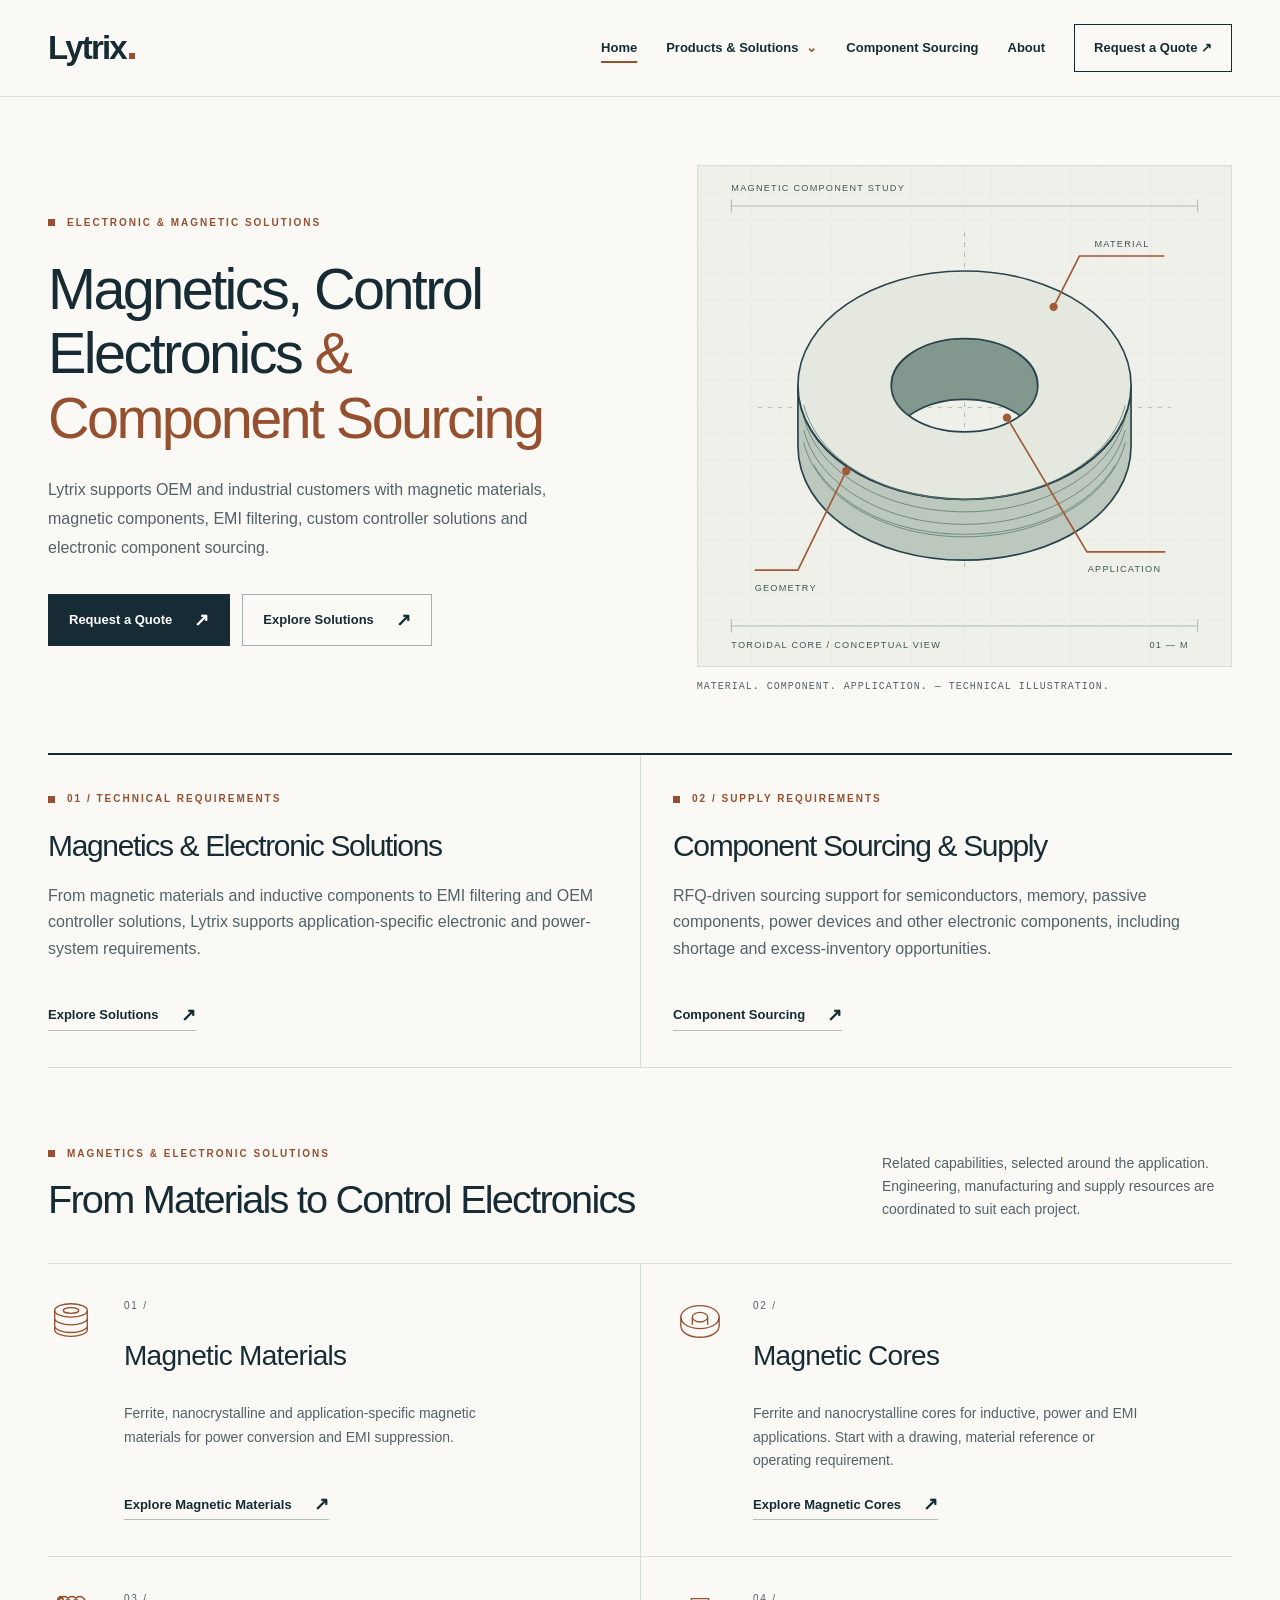
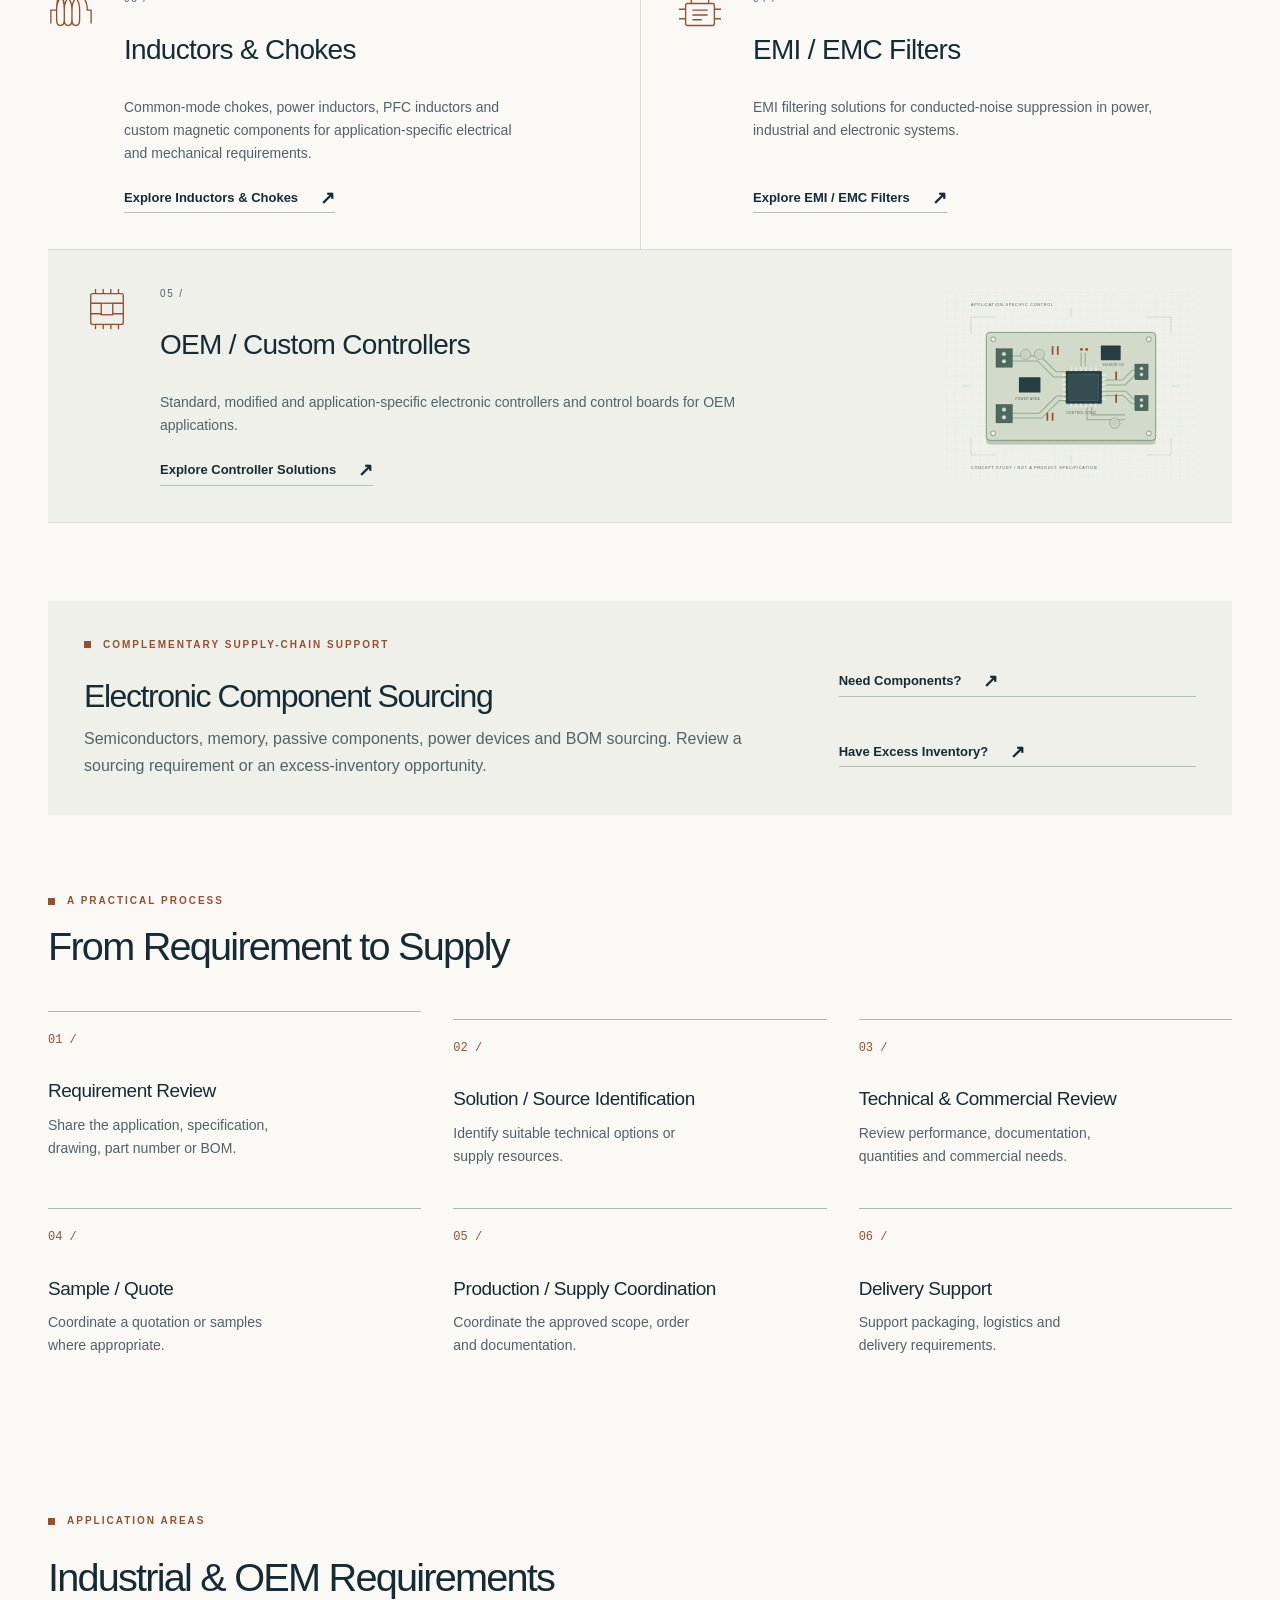
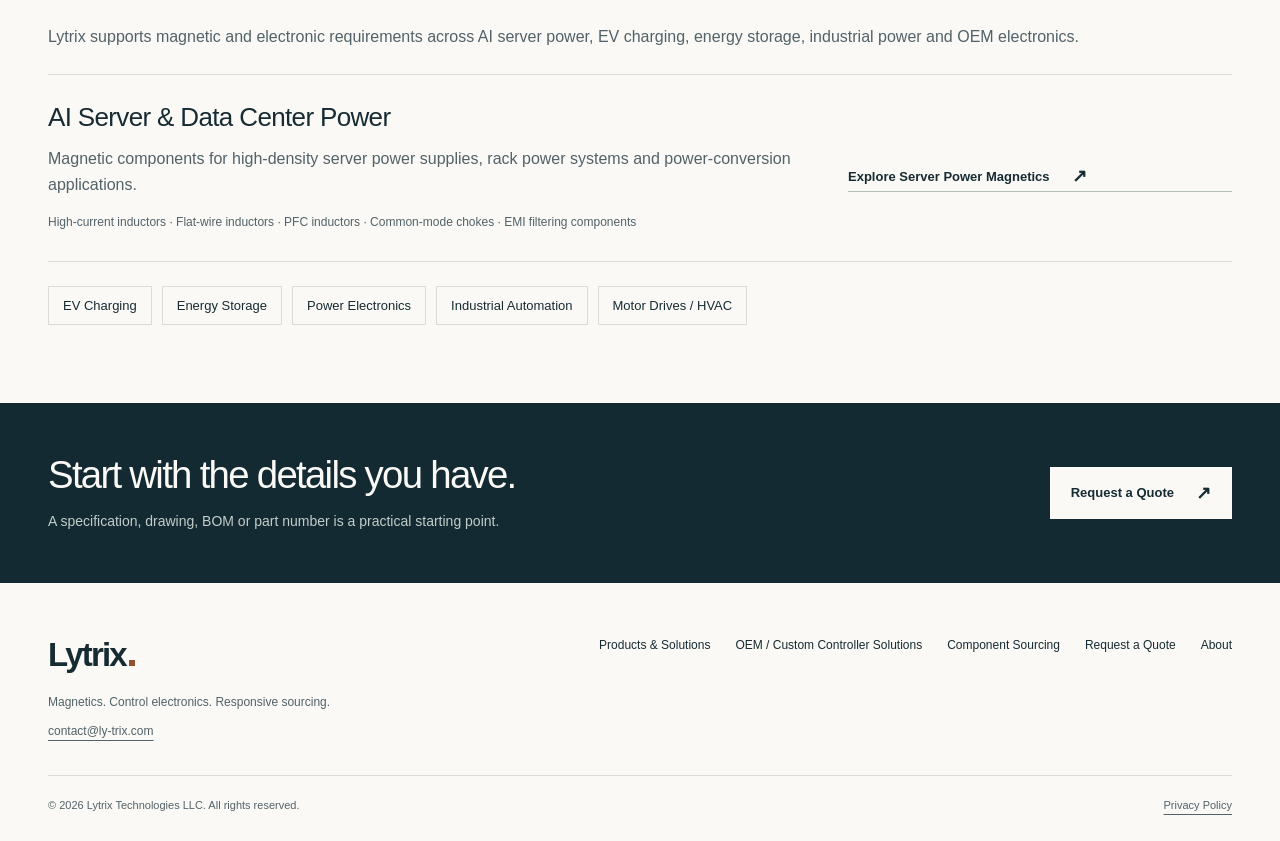
<file: index.html>
<!doctype html>
<html lang="en" class="no-js">
<head>
  <meta charset="utf-8">
  <meta name="viewport" content="width=device-width, initial-scale=1">
  <title>Lytrix | Magnetics, EMI Filters, Controllers &amp; Component Sourcing</title>
  <meta name="description" content="Lytrix supports OEM and industrial customers with magnetic materials, cores, inductors, EMI filtering, custom control electronics and electronic component sourcing.">
  <link rel="canonical" href="https://ly-trix.com/">
  
  <meta property="og:type" content="website">
  <meta property="og:site_name" content="Lytrix">
  <meta property="og:title" content="Lytrix | Magnetics, EMI Filters, Controllers &amp; Component Sourcing">
  <meta property="og:description" content="Lytrix supports OEM and industrial customers with magnetic materials, cores, inductors, EMI filtering, custom control electronics and electronic component sourcing.">
  <meta property="og:url" content="https://ly-trix.com/">
  <meta property="og:locale" content="en_US">
  <meta property="og:image" content="https://ly-trix.com/assets/social-card.png">
  <meta property="og:image:width" content="1200">
  <meta property="og:image:height" content="630">
  <meta property="og:image:alt" content="Lytrix — Magnetics, control electronics and component sourcing">
  <meta name="twitter:card" content="summary_large_image">
  <meta name="theme-color" content="#162b33">
  <link rel="icon" href="assets/favicon.svg" type="image/svg+xml">
  <link rel="stylesheet" href="assets/site.css">
  <script>document.documentElement.classList.remove('no-js');</script>
  <script src="assets/site.js" defer></script>
  <script type="application/ld+json">{"@context":"https://schema.org","@type":"Organization","name":"Lytrix","legalName":"Lytrix Technologies LLC","brand":{"@type":"Brand","name":"Lytrix"},"url":"https://ly-trix.com","email":"contact@ly-trix.com"}</script>
  
</head>
<body>
<a class="skip-link" href="#main">Skip to content</a>
<header class="site-header"><div class="container header-inner"><a class="wordmark" href="index.html" aria-label="Lytrix home">Lytrix<span class="mark-dot" aria-hidden="true"></span></a><button class="menu-toggle" type="button" aria-expanded="false" aria-controls="primary-navigation" hidden>Menu <span aria-hidden="true">☰</span></button><nav class="primary-nav" id="primary-navigation" aria-label="Primary navigation"><a href="index.html" aria-current="page">Home</a><details class="solutions-nav"><summary>Products &amp; Solutions</summary><div class="solutions-dropdown"><a href="magnetic-materials.html">Magnetic Materials</a><a href="magnetic-cores.html">Magnetic Cores</a><a href="inductors-chokes.html">Inductors &amp; Chokes</a><a href="emi-filters.html">EMI / EMC Filters</a><a href="controller-solutions.html">OEM / Custom Controller Solutions</a></div></details><a href="component-sourcing.html">Component Sourcing</a><a href="about.html">About</a><a href="request-a-quote.html" class="nav-cta">Request a Quote <span aria-hidden="true">↗</span></a></nav></div></header>
<main id="main" tabindex="-1"><div class="container"><section class="hero"><div class="hero-copy"><p class="eyebrow">Electronic &amp; magnetic solutions</p><h1>Magnetics, Control Electronics <span>&amp; Component Sourcing</span></h1><p>Lytrix supports OEM and industrial customers with magnetic materials, magnetic components, EMI filtering, custom controller solutions and electronic component sourcing.</p><div class="actions"><a class="button cta-request-quote" href="request-a-quote.html">Request a Quote<span class="arrow" aria-hidden="true">↗</span></a><a class="button secondary" href="#solutions">Explore Solutions<span class="arrow" aria-hidden="true">↗</span></a></div></div><figure class="hero-visual"><img src="assets/magnetic-study.svg" width="640" height="600" alt="Conceptual toroidal core drawing showing material, geometry and application" fetchpriority="high"><figcaption>Material. Component. Application. — Technical illustration.</figcaption></figure></section>
  <section class="business-pillars" aria-label="Two complementary business areas"><article><p class="eyebrow">01 / Technical requirements</p><h2>Magnetics &amp; Electronic Solutions</h2><p>From magnetic materials and inductive components to EMI filtering and OEM controller solutions, Lytrix supports application-specific electronic and power-system requirements.</p><a class="text-link" href="#solutions">Explore Solutions<span class="arrow" aria-hidden="true">↗</span></a></article><article><p class="eyebrow">02 / Supply requirements</p><h2>Component Sourcing &amp; Supply</h2><p>RFQ-driven sourcing support for semiconductors, memory, passive components, power devices and other electronic components, including shortage and excess-inventory opportunities.</p><a class="text-link" href="component-sourcing.html">Component Sourcing<span class="arrow" aria-hidden="true">↗</span></a></article></section>
  <section class="section" id="solutions"><div class="section-heading"><div><p class="eyebrow">Magnetics &amp; Electronic Solutions</p><h2>From Materials to Control Electronics</h2></div><p>Related capabilities, selected around the application. Engineering, manufacturing and supply resources are coordinated to suit each project.</p></div><div class="business-grid"><article class="business-card"><svg class="small-icon" viewBox="0 0 48 48" fill="none" stroke="currentColor" stroke-width="1.4" aria-hidden="true"><ellipse cx="24" cy="13" rx="17" ry="7"/><ellipse cx="24" cy="13" rx="8" ry="3"/><path d="M7 13v20c0 4 8 7 17 7s17-3 17-7V13M7 21c0 4 8 7 17 7s17-3 17-7M7 29c0 4 8 7 17 7s17-3 17-7"/></svg><div><span class="label">01 /</span><h3>Magnetic Materials</h3><p>Ferrite, nanocrystalline and application-specific magnetic materials for power conversion and EMI suppression.</p><a class="text-link" href="magnetic-materials.html">Explore Magnetic Materials<span class="arrow" aria-hidden="true">↗</span></a></div></article><article class="business-card"><svg class="small-icon" viewBox="0 0 48 48" fill="none" stroke="currentColor" stroke-width="1.4" aria-hidden="true"><ellipse cx="24" cy="20" rx="20" ry="12"/><ellipse cx="24" cy="20" rx="8" ry="5"/><path d="M4 20v9c0 7 9 12 20 12s20-5 20-12v-9M16 20v8m16-8v8"/></svg><div><span class="label">02 /</span><h3>Magnetic Cores</h3><p>Ferrite and nanocrystalline cores for inductive, power and EMI applications. Start with a drawing, material reference or operating requirement.</p><a class="text-link" href="magnetic-cores.html">Explore Magnetic Cores<span class="arrow" aria-hidden="true">↗</span></a></div></article><article class="business-card"><svg class="small-icon" viewBox="0 0 48 48" fill="none" stroke="currentColor" stroke-width="1.4" aria-hidden="true"><path d="M3 34V20h6c0-19 8-19 8 0v10c0 8-8 8-8 0V20c0-19 16-19 16 0v10c0 8-8 8-8 0V20c0-19 16-19 16 0v10c0 8-8 8-8 0V20c0-19 16-19 16 0h4v14"/></svg><div><span class="label">03 /</span><h3>Inductors &amp; Chokes</h3><p>Common-mode chokes, power inductors, PFC inductors and custom magnetic components for application-specific electrical and mechanical requirements.</p><a class="text-link" href="inductors-chokes.html">Explore Inductors &amp; Chokes<span class="arrow" aria-hidden="true">↗</span></a></div></article><article class="business-card"><svg class="small-icon" viewBox="0 0 48 48" fill="none" stroke="currentColor" stroke-width="1.4" aria-hidden="true"><rect x="9" y="13" width="30" height="23" rx="2"/><path d="M2 19h7m-7 10h7m30-10h7m-7 10h7M15 13V8h18v5M16 20h16m-16 5h16m-16 5h10"/></svg><div><span class="label">04 /</span><h3>EMI / EMC Filters</h3><p>EMI filtering solutions for conducted-noise suppression in power, industrial and electronic systems.</p><a class="text-link" href="emi-filters.html">Explore EMI / EMC Filters<span class="arrow" aria-hidden="true">↗</span></a></div></article><article class="business-card business-card--controller"><svg class="small-icon" viewBox="0 0 48 48" fill="none" stroke="currentColor" stroke-width="1.4" aria-hidden="true"><rect x="7" y="8" width="34" height="32" rx="2"/><rect x="18" y="18" width="12" height="12"/><path d="M12 3v5m8-5v5m8-5v5m8-5v5M12 40v5m8-5v5m8-5v5m8-5v5M7 18h11m12 0h11M7 29h11m12 0h11"/></svg><div><span class="label">05 /</span><h3>OEM / Custom Controllers</h3><p>Standard, modified and application-specific electronic controllers and control boards for OEM applications.</p><a class="text-link" href="controller-solutions.html">Explore Controller Solutions<span class="arrow" aria-hidden="true">↗</span></a></div><img class="controller-thumbnail" src="assets/controller-board.svg" width="720" height="540" loading="lazy" alt="Conceptual controller board illustration"></article></div></section>
  <section class="supply-band"><div><p class="eyebrow">Complementary supply-chain support</p><h2>Electronic Component Sourcing</h2><p>Semiconductors, memory, passive components, power devices and BOM sourcing. Review a sourcing requirement or an excess-inventory opportunity.</p></div><div class="supply-actions"><a class="text-link" href="component-sourcing.html#need-components">Need Components?<span class="arrow" aria-hidden="true">↗</span></a><a class="text-link" href="component-sourcing.html#excess-inventory">Have Excess Inventory?<span class="arrow" aria-hidden="true">↗</span></a></div></section>
  <section class="section"><div class="section-heading"><div><p class="eyebrow">A practical process</p><h2>From Requirement to Supply</h2></div></div><ol class="steps supply-steps"><li class="step"><span class="step-number">01 /</span><h3>Requirement Review</h3><p>Share the application, specification, drawing, part number or BOM.</p></li><li class="step"><span class="step-number">02 /</span><h3>Solution / Source Identification</h3><p>Identify suitable technical options or supply resources.</p></li><li class="step"><span class="step-number">03 /</span><h3>Technical &amp; Commercial Review</h3><p>Review performance, documentation, quantities and commercial needs.</p></li><li class="step"><span class="step-number">04 /</span><h3>Sample / Quote</h3><p>Coordinate a quotation or samples where appropriate.</p></li><li class="step"><span class="step-number">05 /</span><h3>Production / Supply Coordination</h3><p>Coordinate the approved scope, order and documentation.</p></li><li class="step"><span class="step-number">06 /</span><h3>Delivery Support</h3><p>Support packaging, logistics and delivery requirements.</p></li></ol></section>
  <section class="section application-section"><p class="eyebrow">Application areas</p><h2>Industrial &amp; OEM Requirements</h2><p>Lytrix supports magnetic and electronic requirements across AI server power, EV charging, energy storage, industrial power and OEM electronics.</p><article class="server-power-feature"><div><h3>AI Server &amp; Data Center Power</h3><p>Magnetic components for high-density server power supplies, rack power systems and power-conversion applications.</p><p class="field-help">High-current inductors · Flat-wire inductors · PFC inductors · Common-mode chokes · EMI filtering components</p></div><a class="text-link" href="inductors-chokes.html#ai-server-power">Explore Server Power Magnetics<span class="arrow" aria-hidden="true">↗</span></a></article><ul class="controller-tags"><li>EV Charging</li><li>Energy Storage</li><li>Power Electronics</li><li>Industrial Automation</li><li>Motor Drives / HVAC</li></ul></section></div><section class="cta-band"><div class="container cta-inner"><div><h2>Start with the details you have.</h2><p>A specification, drawing, BOM or part number is a practical starting point.</p></div><a class="button cta-request-quote" href="request-a-quote.html">Request a Quote<span class="arrow" aria-hidden="true">↗</span></a></div></section></main>
<footer class="site-footer"><div class="container"><div class="footer-top"><div><a class="wordmark" href="index.html" aria-label="Lytrix home">Lytrix<span class="mark-dot" aria-hidden="true"></span></a><p>Magnetics. Control electronics. Responsive sourcing.</p><p class="contact-detail"><a href="mailto:contact@ly-trix.com">contact@ly-trix.com</a></p></div><nav class="footer-nav" aria-label="Footer navigation"><a href="magnetic-solutions.html">Products & Solutions</a><a href="controller-solutions.html">OEM / Custom Controller Solutions</a><a href="component-sourcing.html">Component Sourcing</a><a href="request-a-quote.html">Request a Quote</a><a href="about.html">About</a></nav></div><div class="footer-bottom"><span>© 2026 Lytrix Technologies LLC. All rights reserved.</span><a href="privacy-policy.html">Privacy Policy</a></div></div></footer>

</body></html>
</file>
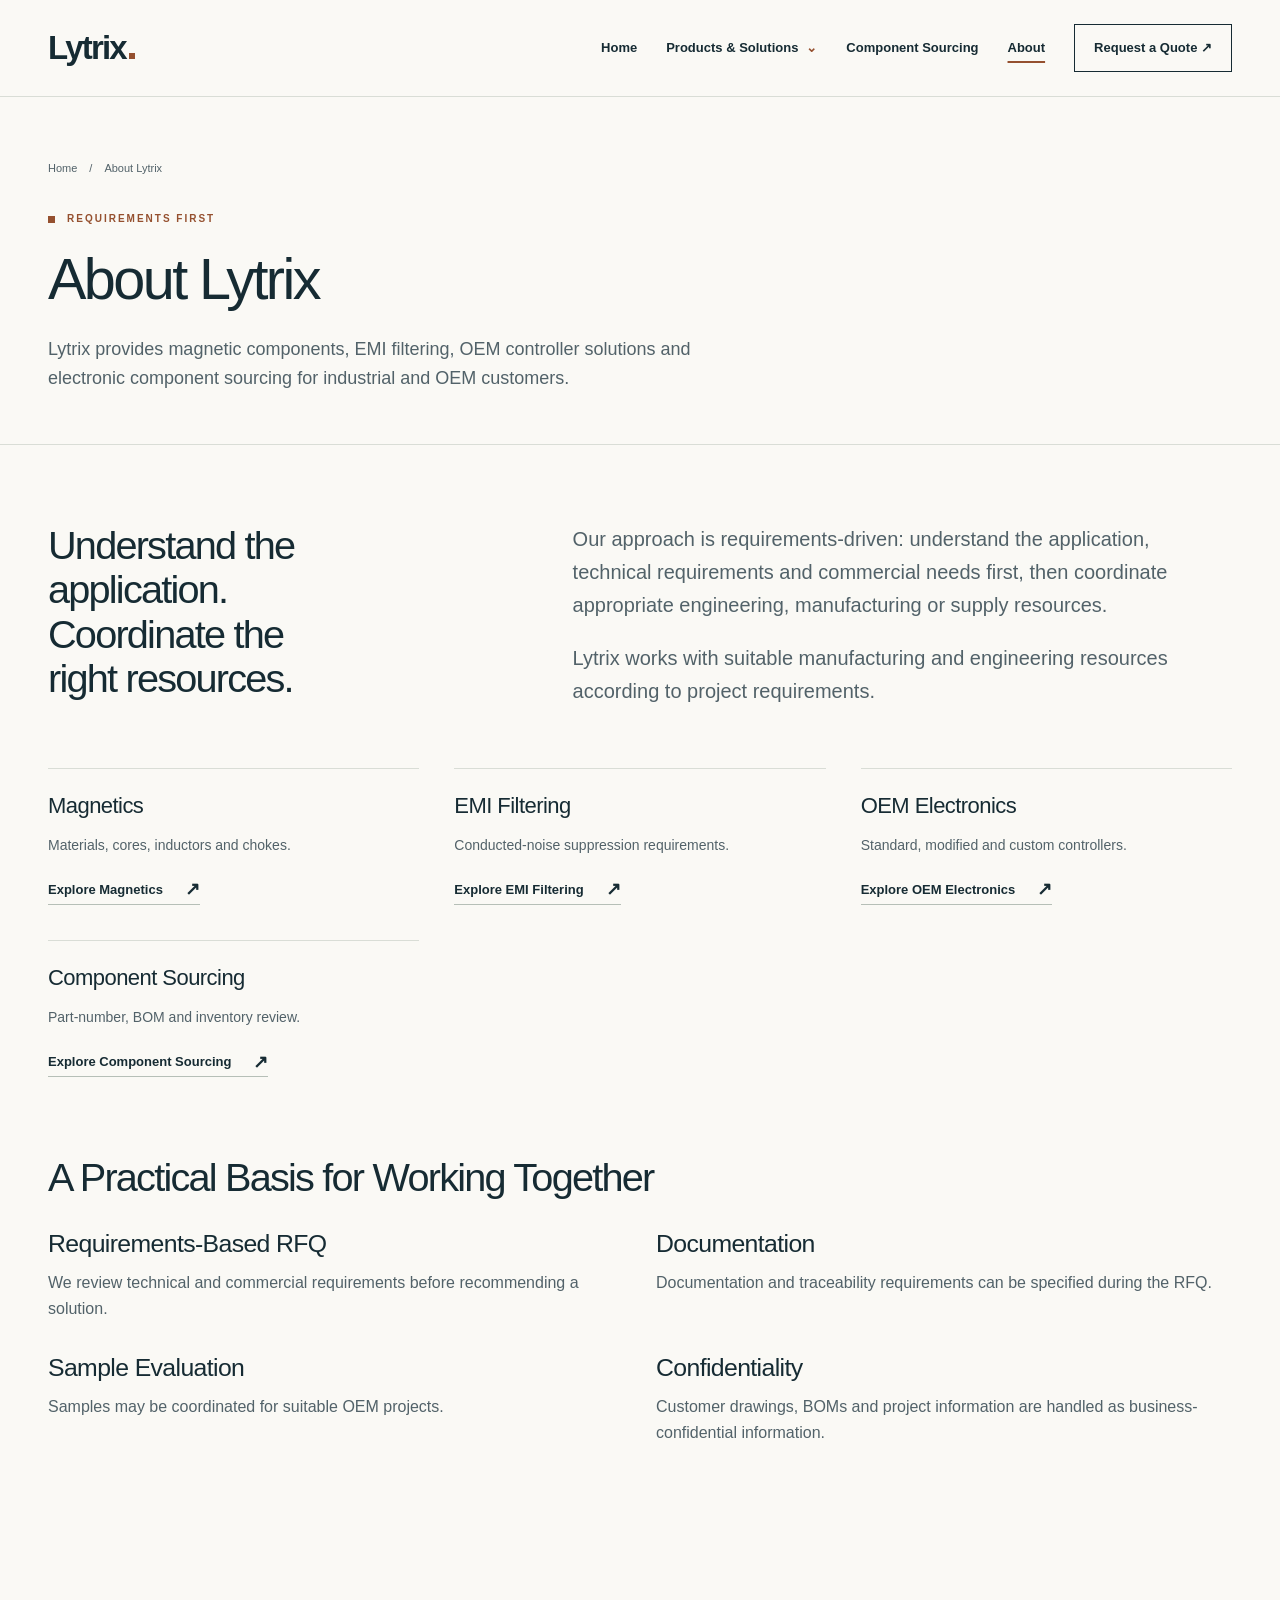
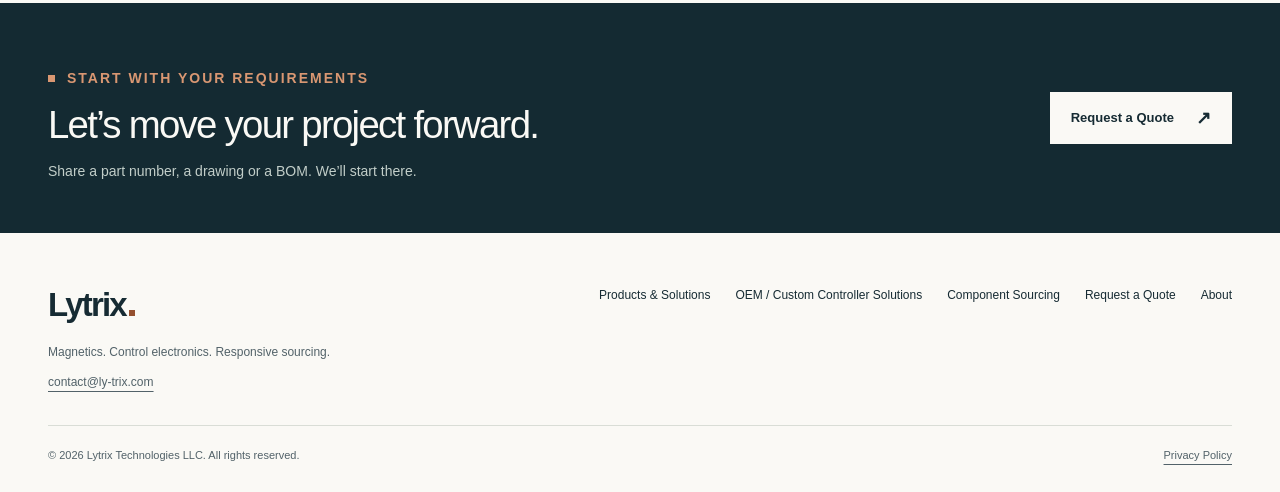
<file: about.html>
<!doctype html>
<html lang="en" class="no-js">
<head>
  <meta charset="utf-8">
  <meta name="viewport" content="width=device-width, initial-scale=1">
  <title>About Lytrix | Lytrix</title>
  <meta name="description" content="Learn about Lytrix and our requirements-driven approach to magnetic components, custom controller projects, component sourcing and supply coordination.">
  <link rel="canonical" href="https://ly-trix.com/about.html">
  
  <meta property="og:type" content="website">
  <meta property="og:site_name" content="Lytrix">
  <meta property="og:title" content="About Lytrix | Lytrix">
  <meta property="og:description" content="Learn about Lytrix and our requirements-driven approach to magnetic components, custom controller projects, component sourcing and supply coordination.">
  <meta property="og:url" content="https://ly-trix.com/about.html">
  <meta property="og:locale" content="en_US">
  <meta property="og:image" content="https://ly-trix.com/assets/social-card.png">
  <meta property="og:image:width" content="1200">
  <meta property="og:image:height" content="630">
  <meta property="og:image:alt" content="Lytrix — Magnetics, control electronics and component sourcing">
  <meta name="twitter:card" content="summary_large_image">
  <meta name="theme-color" content="#162b33">
  <link rel="icon" href="assets/favicon.svg" type="image/svg+xml">
  <link rel="stylesheet" href="assets/site.css">
  <script>document.documentElement.classList.remove('no-js');</script>
  <script src="assets/site.js" defer></script>
  <script type="application/ld+json">{"@context":"https://schema.org","@type":"Organization","name":"Lytrix","legalName":"Lytrix Technologies LLC","brand":{"@type":"Brand","name":"Lytrix"},"url":"https://ly-trix.com","email":"contact@ly-trix.com"}</script>
  <script type="application/ld+json">{"@context":"https://schema.org","@type":"BreadcrumbList","itemListElement":[{"@type":"ListItem","position":1,"name":"Home","item":"https://ly-trix.com/"},{"@type":"ListItem","position":2,"name":"About Lytrix","item":"https://ly-trix.com/about.html"}]}</script>
</head>
<body>
<a class="skip-link" href="#main">Skip to content</a>
<header class="site-header"><div class="container header-inner"><a class="wordmark" href="index.html" aria-label="Lytrix home">Lytrix<span class="mark-dot" aria-hidden="true"></span></a><button class="menu-toggle" type="button" aria-expanded="false" aria-controls="primary-navigation" hidden>Menu <span aria-hidden="true">☰</span></button><nav class="primary-nav" id="primary-navigation" aria-label="Primary navigation"><a href="index.html">Home</a><details class="solutions-nav"><summary>Products &amp; Solutions</summary><div class="solutions-dropdown"><a href="magnetic-materials.html">Magnetic Materials</a><a href="magnetic-cores.html">Magnetic Cores</a><a href="inductors-chokes.html">Inductors &amp; Chokes</a><a href="emi-filters.html">EMI / EMC Filters</a><a href="controller-solutions.html">OEM / Custom Controller Solutions</a></div></details><a href="component-sourcing.html">Component Sourcing</a><a href="about.html" aria-current="page">About</a><a href="request-a-quote.html" class="nav-cta">Request a Quote <span aria-hidden="true">↗</span></a></nav></div></header>
<main id="main" tabindex="-1"><section class="page-intro"><div class="container"><nav class="breadcrumb" aria-label="Breadcrumb"><a href="index.html">Home</a><span aria-hidden="true">/</span><span>About Lytrix</span></nav><p class="eyebrow">Requirements first</p><h1>About Lytrix</h1><p class="lead">Lytrix provides magnetic components, EMI filtering, OEM controller solutions and electronic component sourcing for industrial and OEM customers.</p></div></section><div class="container section"><section class="about-story"><div><h2>Understand the application.<br>Coordinate the right resources.</h2></div><div><p>Our approach is requirements-driven: understand the application, technical requirements and commercial needs first, then coordinate appropriate engineering, manufacturing or supply resources.</p><p>Lytrix works with suitable manufacturing and engineering resources according to project requirements.</p></div></section><section class="capabilities" aria-label="Capabilities"><article class="capability"><h3>Magnetics</h3><p>Materials, cores, inductors and chokes.</p><a class="text-link" href="magnetic-solutions.html">Explore Magnetics<span class="arrow" aria-hidden="true">↗</span></a></article><article class="capability"><h3>EMI Filtering</h3><p>Conducted-noise suppression requirements.</p><a class="text-link" href="emi-filters.html">Explore EMI Filtering<span class="arrow" aria-hidden="true">↗</span></a></article><article class="capability"><h3>OEM Electronics</h3><p>Standard, modified and custom controllers.</p><a class="text-link" href="controller-solutions.html">Explore OEM Electronics<span class="arrow" aria-hidden="true">↗</span></a></article><article class="capability"><h3>Component Sourcing</h3><p>Part-number, BOM and inventory review.</p><a class="text-link" href="component-sourcing.html">Explore Component Sourcing<span class="arrow" aria-hidden="true">↗</span></a></article></section><section class="section"><h2>A Practical Basis for Working Together</h2><div class="trust-grid"><article><h3>Requirements-Based RFQ</h3><p>We review technical and commercial requirements before recommending a solution.</p></article><article><h3>Documentation</h3><p>Documentation and traceability requirements can be specified during the RFQ.</p></article><article><h3>Sample Evaluation</h3><p>Samples may be coordinated for suitable OEM projects.</p></article><article><h3>Confidentiality</h3><p>Customer drawings, BOMs and project information are handled as business-confidential information.</p></article></div></section></div><section class="cta-band"><div class="container cta-inner"><div><p class="eyebrow">Start with your requirements</p><h2>Let’s move your project forward.</h2><p>Share a part number, a drawing or a BOM. We’ll start there.</p></div><a class="button cta-request-quote" href="request-a-quote.html">Request a Quote<span class="arrow" aria-hidden="true">↗</span></a></div></section></main>
<footer class="site-footer"><div class="container"><div class="footer-top"><div><a class="wordmark" href="index.html" aria-label="Lytrix home">Lytrix<span class="mark-dot" aria-hidden="true"></span></a><p>Magnetics. Control electronics. Responsive sourcing.</p><p class="contact-detail"><a href="mailto:contact@ly-trix.com">contact@ly-trix.com</a></p></div><nav class="footer-nav" aria-label="Footer navigation"><a href="magnetic-solutions.html">Products & Solutions</a><a href="controller-solutions.html">OEM / Custom Controller Solutions</a><a href="component-sourcing.html">Component Sourcing</a><a href="request-a-quote.html">Request a Quote</a><a href="about.html">About</a></nav></div><div class="footer-bottom"><span>© 2026 Lytrix Technologies LLC. All rights reserved.</span><a href="privacy-policy.html">Privacy Policy</a></div></div></footer>

</body></html>
</file>
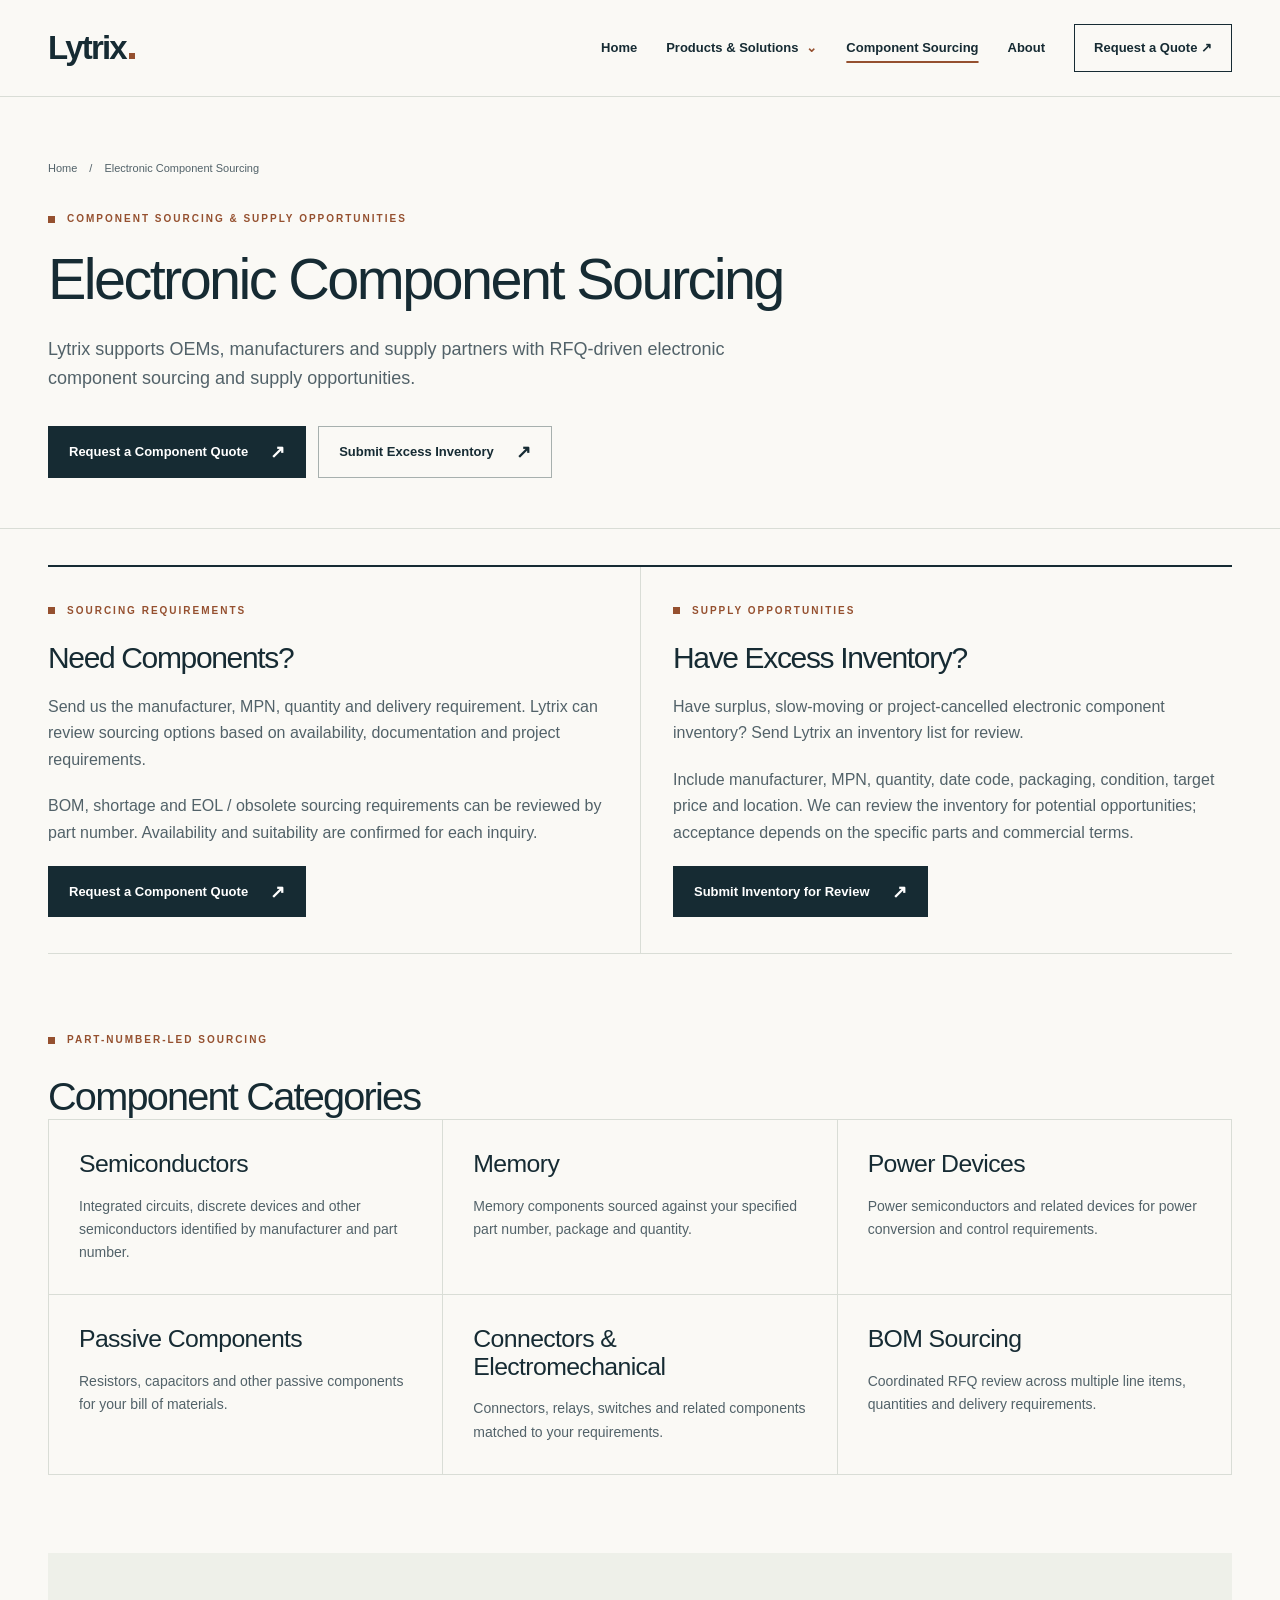
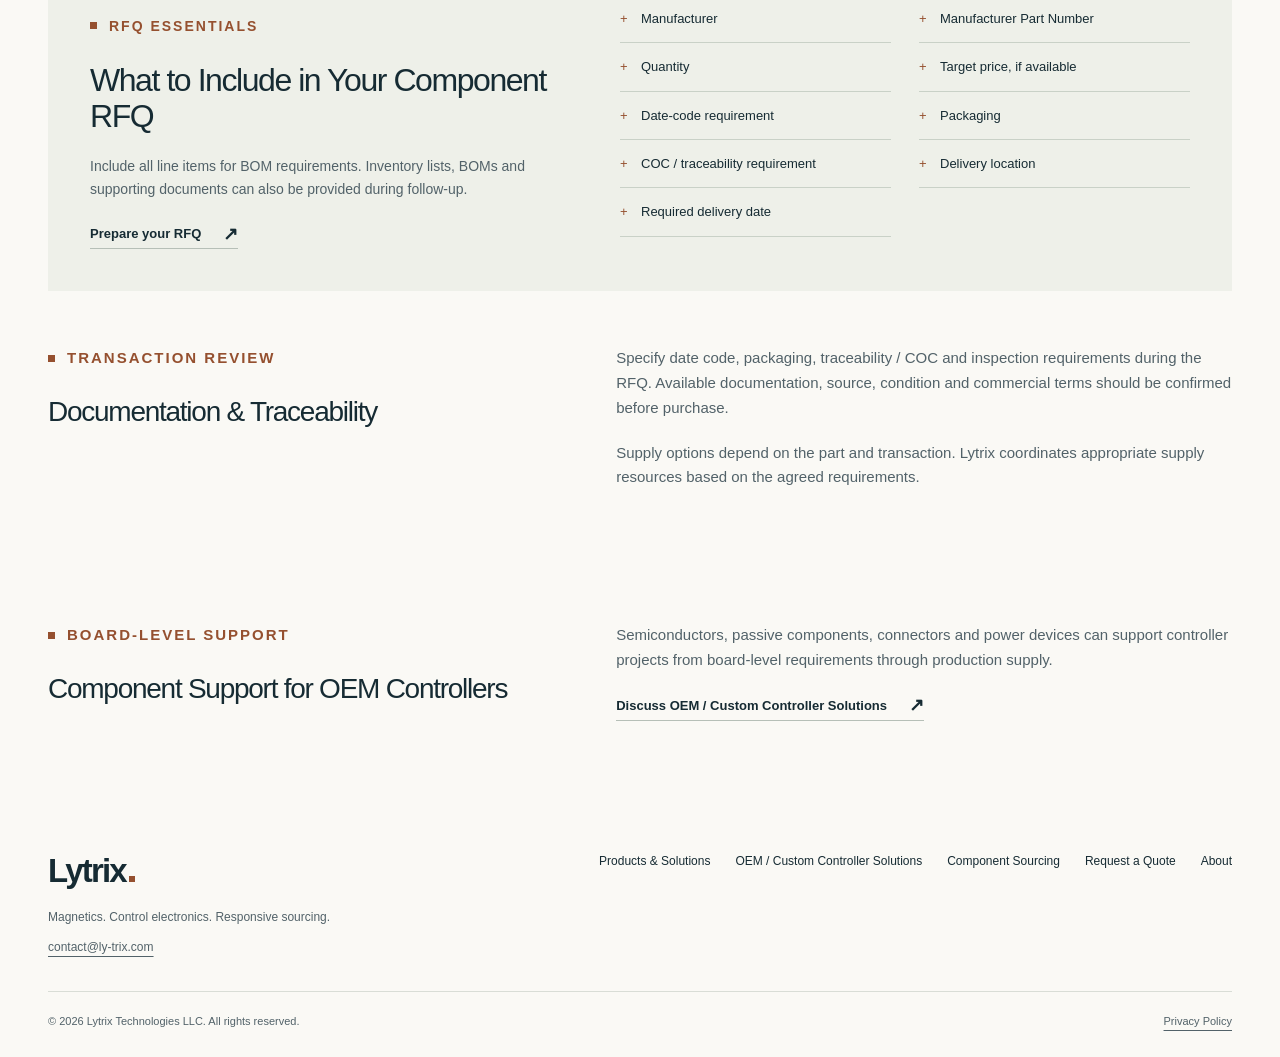
<file: component-sourcing.html>
<!doctype html>
<html lang="en" class="no-js">
<head>
  <meta charset="utf-8">
  <meta name="viewport" content="width=device-width, initial-scale=1">
  <title>Electronic Component Sourcing | Lytrix</title>
  <meta name="description" content="RFQ-driven sourcing for semiconductors, memory, power devices, passives and BOMs, plus shortage, obsolete and excess electronic inventory review.">
  <link rel="canonical" href="https://ly-trix.com/component-sourcing.html">
  
  <meta property="og:type" content="website">
  <meta property="og:site_name" content="Lytrix">
  <meta property="og:title" content="Electronic Component Sourcing | Lytrix">
  <meta property="og:description" content="RFQ-driven sourcing for semiconductors, memory, power devices, passives and BOMs, plus shortage, obsolete and excess electronic inventory review.">
  <meta property="og:url" content="https://ly-trix.com/component-sourcing.html">
  <meta property="og:locale" content="en_US">
  <meta property="og:image" content="https://ly-trix.com/assets/social-card.png">
  <meta property="og:image:width" content="1200">
  <meta property="og:image:height" content="630">
  <meta property="og:image:alt" content="Lytrix — Magnetics, control electronics and component sourcing">
  <meta name="twitter:card" content="summary_large_image">
  <meta name="theme-color" content="#162b33">
  <link rel="icon" href="assets/favicon.svg" type="image/svg+xml">
  <link rel="stylesheet" href="assets/site.css">
  <script>document.documentElement.classList.remove('no-js');</script>
  <script src="assets/site.js" defer></script>
  <script type="application/ld+json">{"@context":"https://schema.org","@type":"Organization","name":"Lytrix","legalName":"Lytrix Technologies LLC","brand":{"@type":"Brand","name":"Lytrix"},"url":"https://ly-trix.com","email":"contact@ly-trix.com"}</script>
  <script type="application/ld+json">{"@context":"https://schema.org","@type":"BreadcrumbList","itemListElement":[{"@type":"ListItem","position":1,"name":"Home","item":"https://ly-trix.com/"},{"@type":"ListItem","position":2,"name":"Electronic Component Sourcing","item":"https://ly-trix.com/component-sourcing.html"}]}</script>
</head>
<body>
<a class="skip-link" href="#main">Skip to content</a>
<header class="site-header"><div class="container header-inner"><a class="wordmark" href="index.html" aria-label="Lytrix home">Lytrix<span class="mark-dot" aria-hidden="true"></span></a><button class="menu-toggle" type="button" aria-expanded="false" aria-controls="primary-navigation" hidden>Menu <span aria-hidden="true">☰</span></button><nav class="primary-nav" id="primary-navigation" aria-label="Primary navigation"><a href="index.html">Home</a><details class="solutions-nav"><summary>Products &amp; Solutions</summary><div class="solutions-dropdown"><a href="magnetic-materials.html">Magnetic Materials</a><a href="magnetic-cores.html">Magnetic Cores</a><a href="inductors-chokes.html">Inductors &amp; Chokes</a><a href="emi-filters.html">EMI / EMC Filters</a><a href="controller-solutions.html">OEM / Custom Controller Solutions</a></div></details><a href="component-sourcing.html" aria-current="page">Component Sourcing</a><a href="about.html">About</a><a href="request-a-quote.html" class="nav-cta">Request a Quote <span aria-hidden="true">↗</span></a></nav></div></header>
<main id="main" tabindex="-1"><section class="page-intro"><div class="container"><nav class="breadcrumb" aria-label="Breadcrumb"><a href="index.html">Home</a><span aria-hidden="true">/</span><span>Electronic Component Sourcing</span></nav><p class="eyebrow">Component Sourcing &amp; Supply Opportunities</p><h1>Electronic Component Sourcing</h1><p class="lead">Lytrix supports OEMs, manufacturers and supply partners with RFQ-driven electronic component sourcing and supply opportunities.</p><div class="actions"><a class="button cta-component-rfq" href="request-a-quote.html?line=Electronic%20Components">Request a Component Quote<span class="arrow" aria-hidden="true">↗</span></a><a class="button cta-excess-inventory secondary" href="request-a-quote.html?line=Excess%20Inventory">Submit Excess Inventory<span class="arrow" aria-hidden="true">↗</span></a></div></div></section><div class="container"><section class="business-pillars sourcing-paths" aria-label="Component sourcing paths"><article id="need-components"><p class="eyebrow">Sourcing requirements</p><h2>Need Components?</h2><p>Send us the manufacturer, MPN, quantity and delivery requirement. Lytrix can review sourcing options based on availability, documentation and project requirements.</p><p>BOM, shortage and EOL / obsolete sourcing requirements can be reviewed by part number. Availability and suitability are confirmed for each inquiry.</p><a class="button cta-component-rfq" href="request-a-quote.html?line=Electronic%20Components">Request a Component Quote<span class="arrow" aria-hidden="true">↗</span></a></article><article id="excess-inventory"><p class="eyebrow">Supply opportunities</p><h2>Have Excess Inventory?</h2><p>Have surplus, slow-moving or project-cancelled electronic component inventory? Send Lytrix an inventory list for review.</p><p>Include manufacturer, MPN, quantity, date code, packaging, condition, target price and location. We can review the inventory for potential opportunities; acceptance depends on the specific parts and commercial terms.</p><a class="button cta-excess-inventory" href="request-a-quote.html?line=Excess%20Inventory">Submit Inventory for Review<span class="arrow" aria-hidden="true">↗</span></a></article></section>
  <section class="section"><p class="eyebrow">Part-number-led sourcing</p><h2>Component Categories</h2><div class="sourcing-grid"><article class="sourcing-card"><h3>Semiconductors</h3><p>Integrated circuits, discrete devices and other semiconductors identified by manufacturer and part number.</p></article><article class="sourcing-card"><h3>Memory</h3><p>Memory components sourced against your specified part number, package and quantity.</p></article><article class="sourcing-card"><h3>Power Devices</h3><p>Power semiconductors and related devices for power conversion and control requirements.</p></article><article class="sourcing-card"><h3>Passive Components</h3><p>Resistors, capacitors and other passive components for your bill of materials.</p></article><article class="sourcing-card"><h3>Connectors &amp; Electromechanical</h3><p>Connectors, relays, switches and related components matched to your requirements.</p></article><article class="sourcing-card"><h3>BOM Sourcing</h3><p>Coordinated RFQ review across multiple line items, quantities and delivery requirements.</p></article></div></section>
  <section class="requirements" aria-label="What to Include in Your Component RFQ"><div><p class="eyebrow">RFQ essentials</p><h2>What to Include in Your Component RFQ</h2><p>Include all line items for BOM requirements. Inventory lists, BOMs and supporting documents can also be provided during follow-up.</p><a class="text-link cta-component-rfq" href="request-a-quote.html?line=BOM%20%2F%20Component%20Sourcing">Prepare your RFQ<span class="arrow" aria-hidden="true">↗</span></a></div><ul class="checklist"><li>Manufacturer</li><li>Manufacturer Part Number</li><li>Quantity</li><li>Target price, if available</li><li>Date-code requirement</li><li>Packaging</li><li>COC / traceability requirement</li><li>Delivery location</li><li>Required delivery date</li></ul></section>
  <section class="section support-note"><div><p class="eyebrow">Transaction review</p><h2>Documentation &amp; Traceability</h2></div><div><p>Specify date code, packaging, traceability / COC and inspection requirements during the RFQ. Available documentation, source, condition and commercial terms should be confirmed before purchase.</p><p>Supply options depend on the part and transaction. Lytrix coordinates appropriate supply resources based on the agreed requirements.</p></div></section>
  <section class="section support-note"><div><p class="eyebrow">Board-level support</p><h2>Component Support for OEM Controllers</h2></div><div><p>Semiconductors, passive components, connectors and power devices can support controller projects from board-level requirements through production supply.</p><a class="text-link" href="controller-solutions.html">Discuss OEM / Custom Controller Solutions<span class="arrow" aria-hidden="true">↗</span></a></div></section></div></main>
<footer class="site-footer"><div class="container"><div class="footer-top"><div><a class="wordmark" href="index.html" aria-label="Lytrix home">Lytrix<span class="mark-dot" aria-hidden="true"></span></a><p>Magnetics. Control electronics. Responsive sourcing.</p><p class="contact-detail"><a href="mailto:contact@ly-trix.com">contact@ly-trix.com</a></p></div><nav class="footer-nav" aria-label="Footer navigation"><a href="magnetic-solutions.html">Products & Solutions</a><a href="controller-solutions.html">OEM / Custom Controller Solutions</a><a href="component-sourcing.html">Component Sourcing</a><a href="request-a-quote.html">Request a Quote</a><a href="about.html">About</a></nav></div><div class="footer-bottom"><span>© 2026 Lytrix Technologies LLC. All rights reserved.</span><a href="privacy-policy.html">Privacy Policy</a></div></div></footer>

</body></html>
</file>
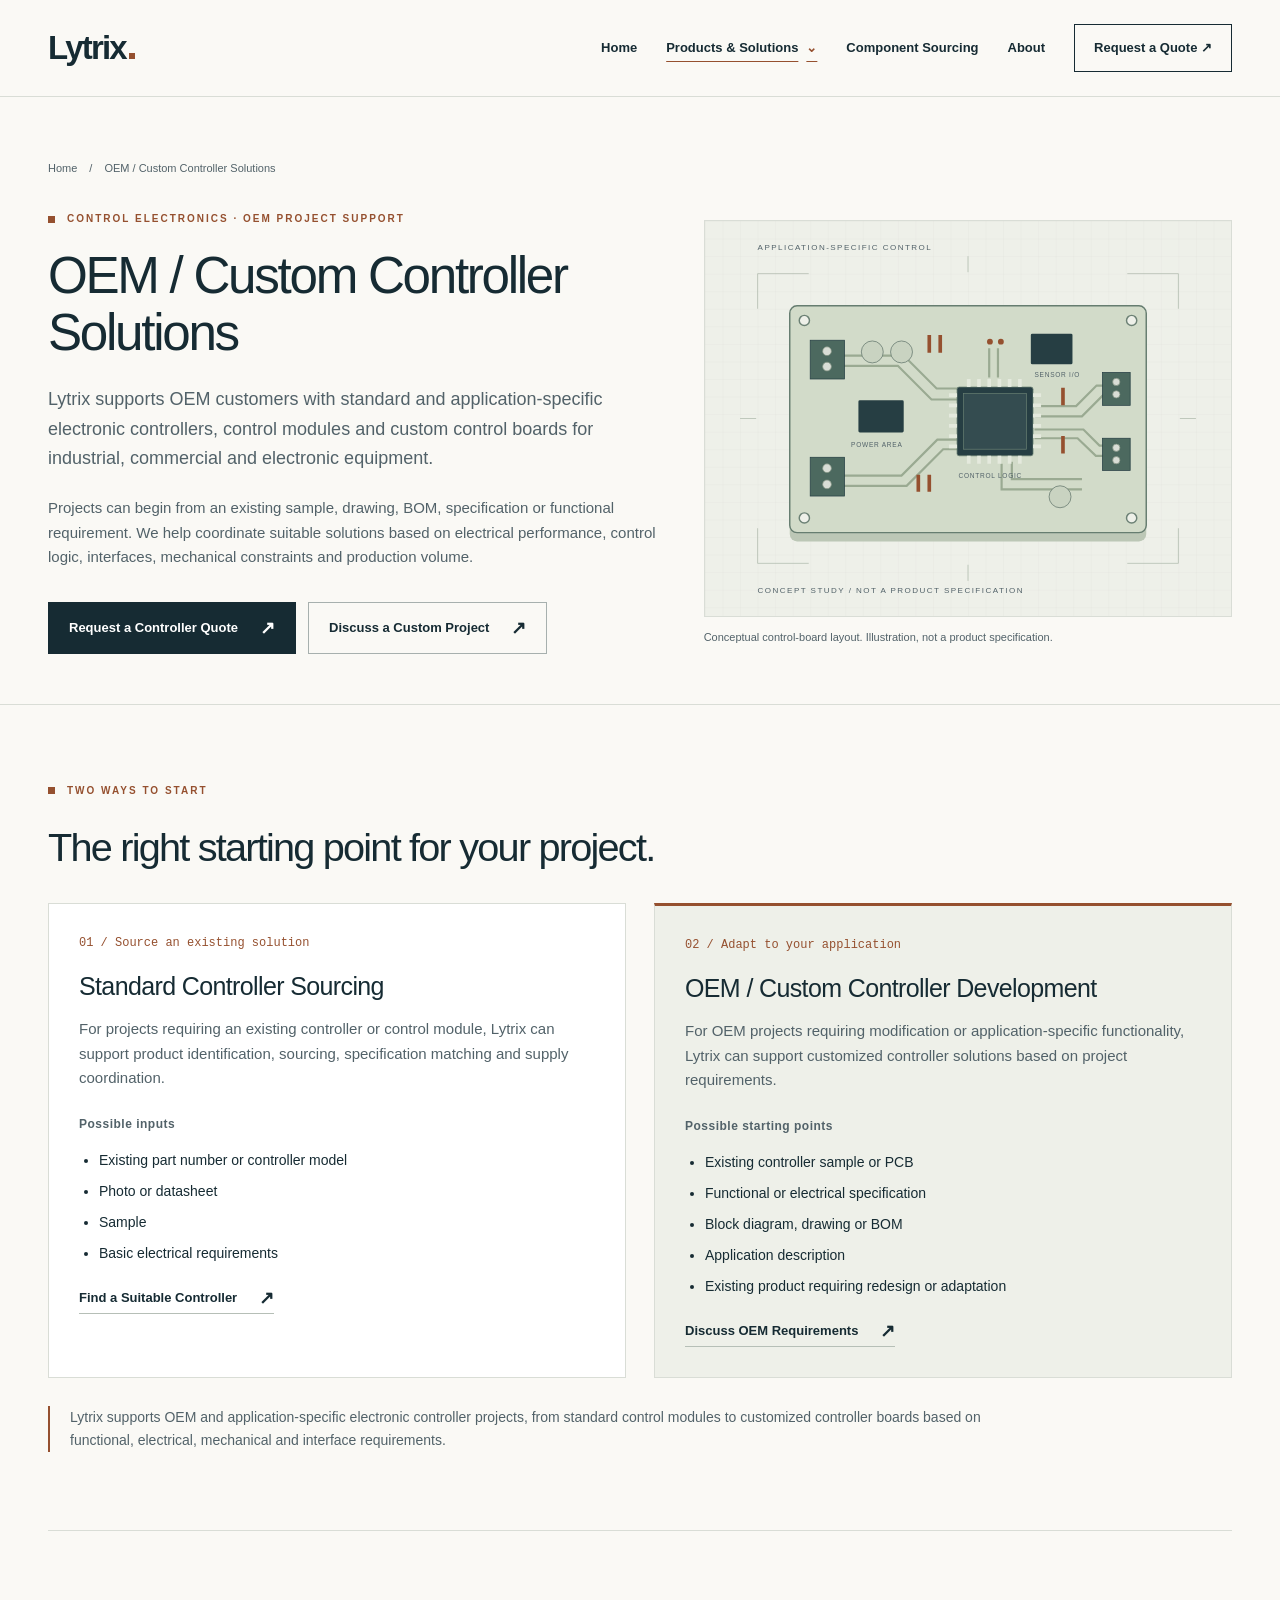
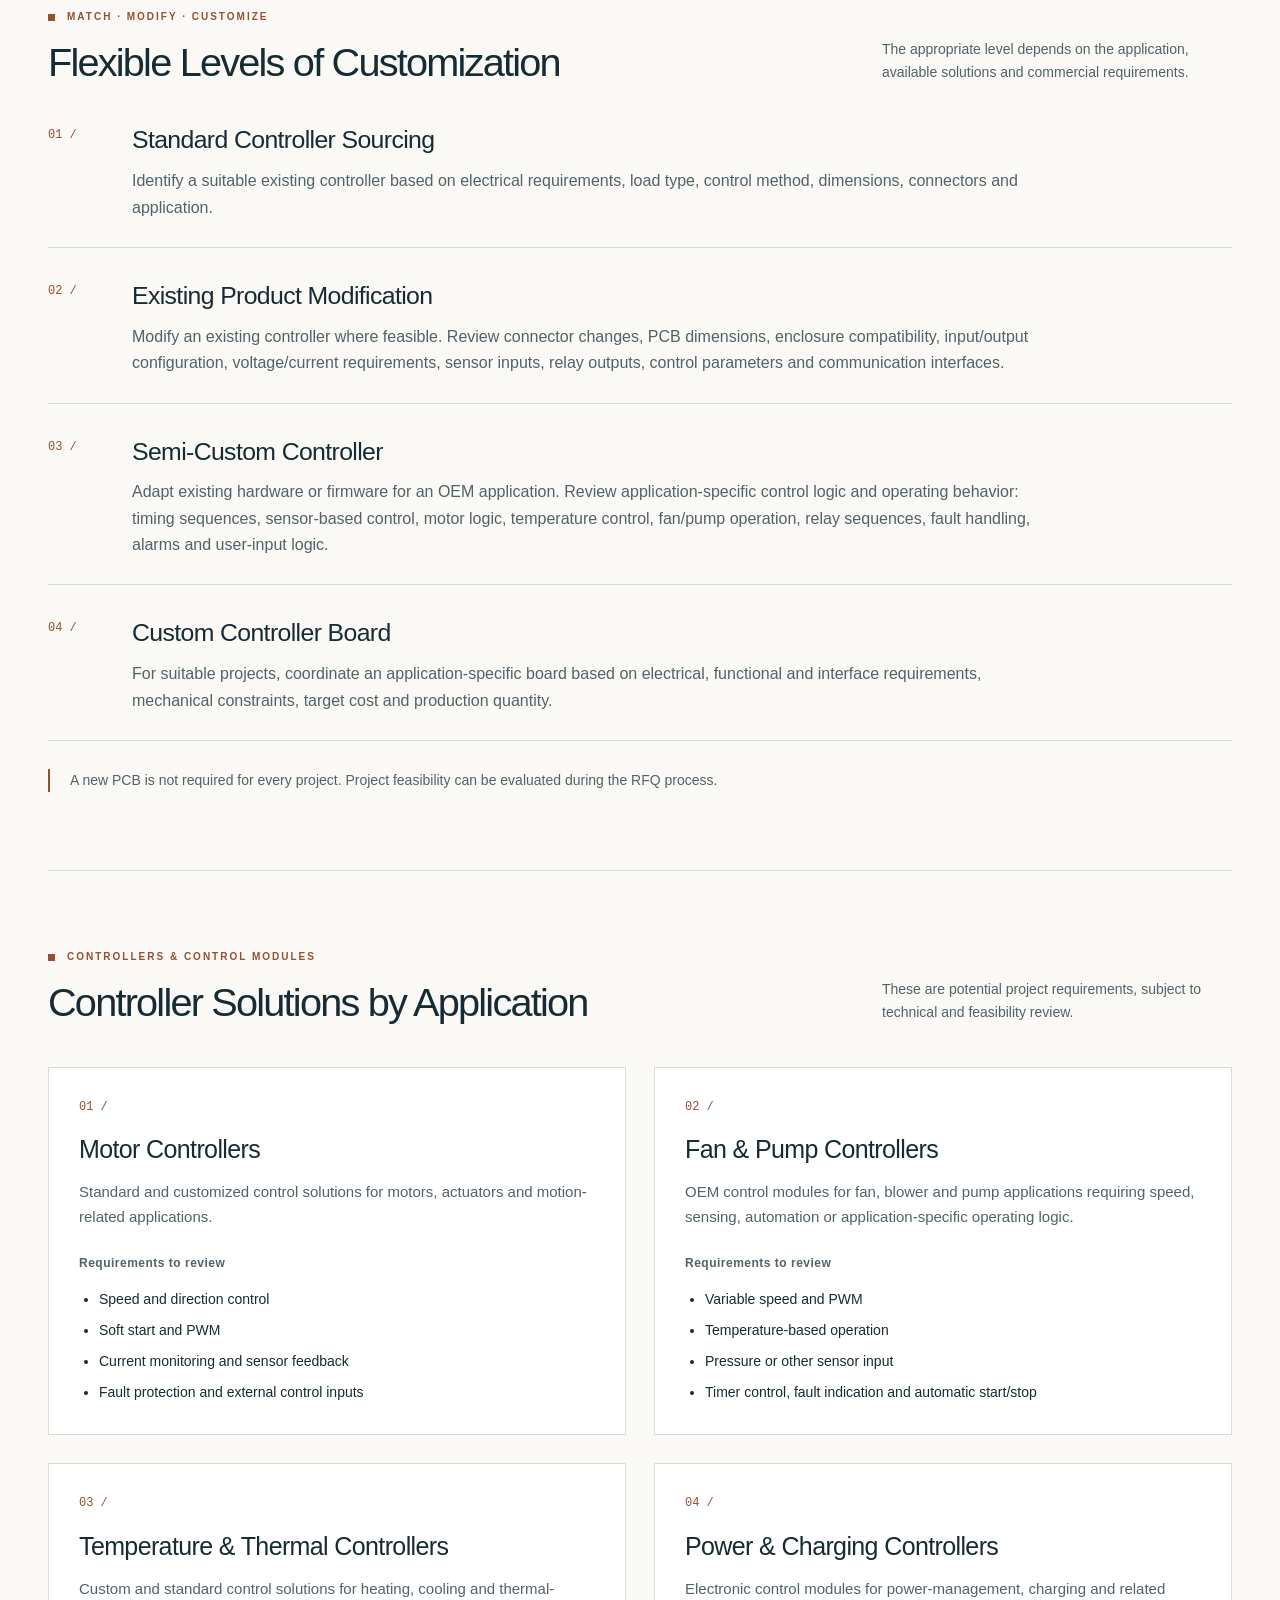
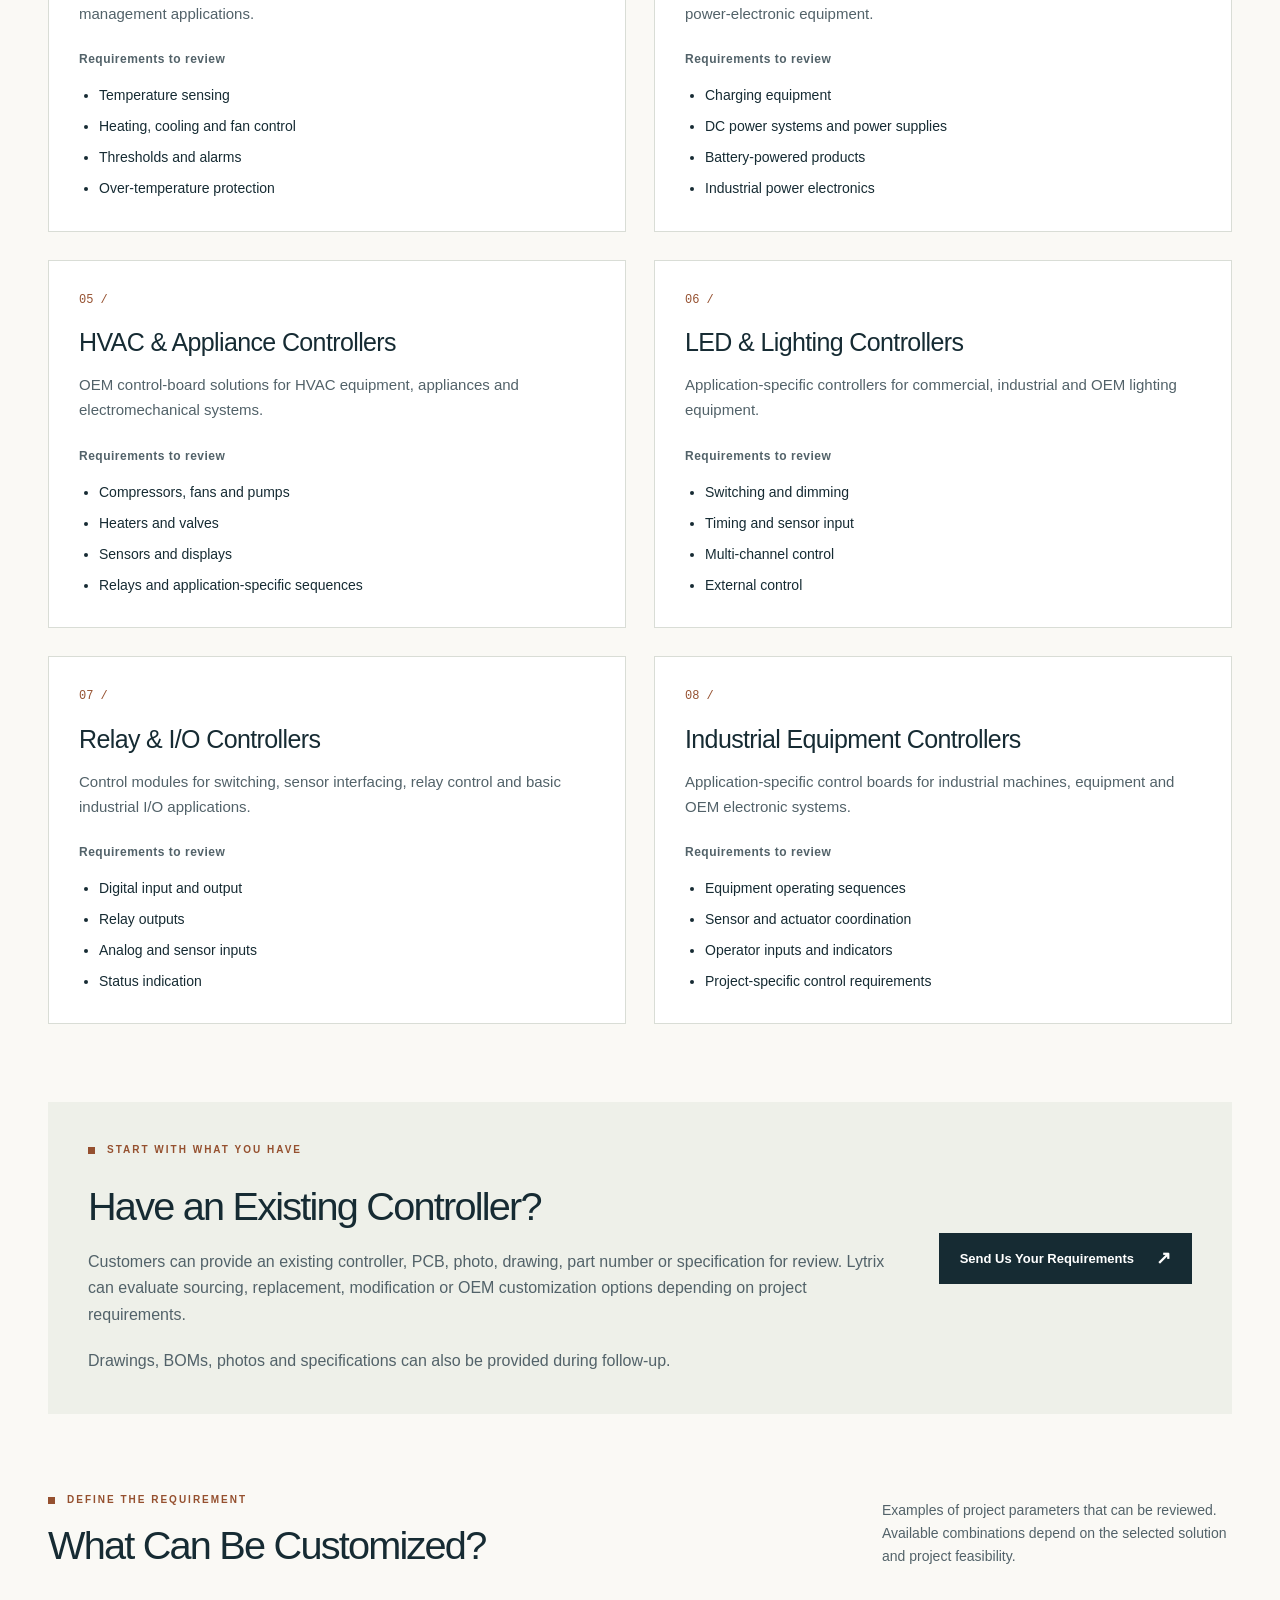
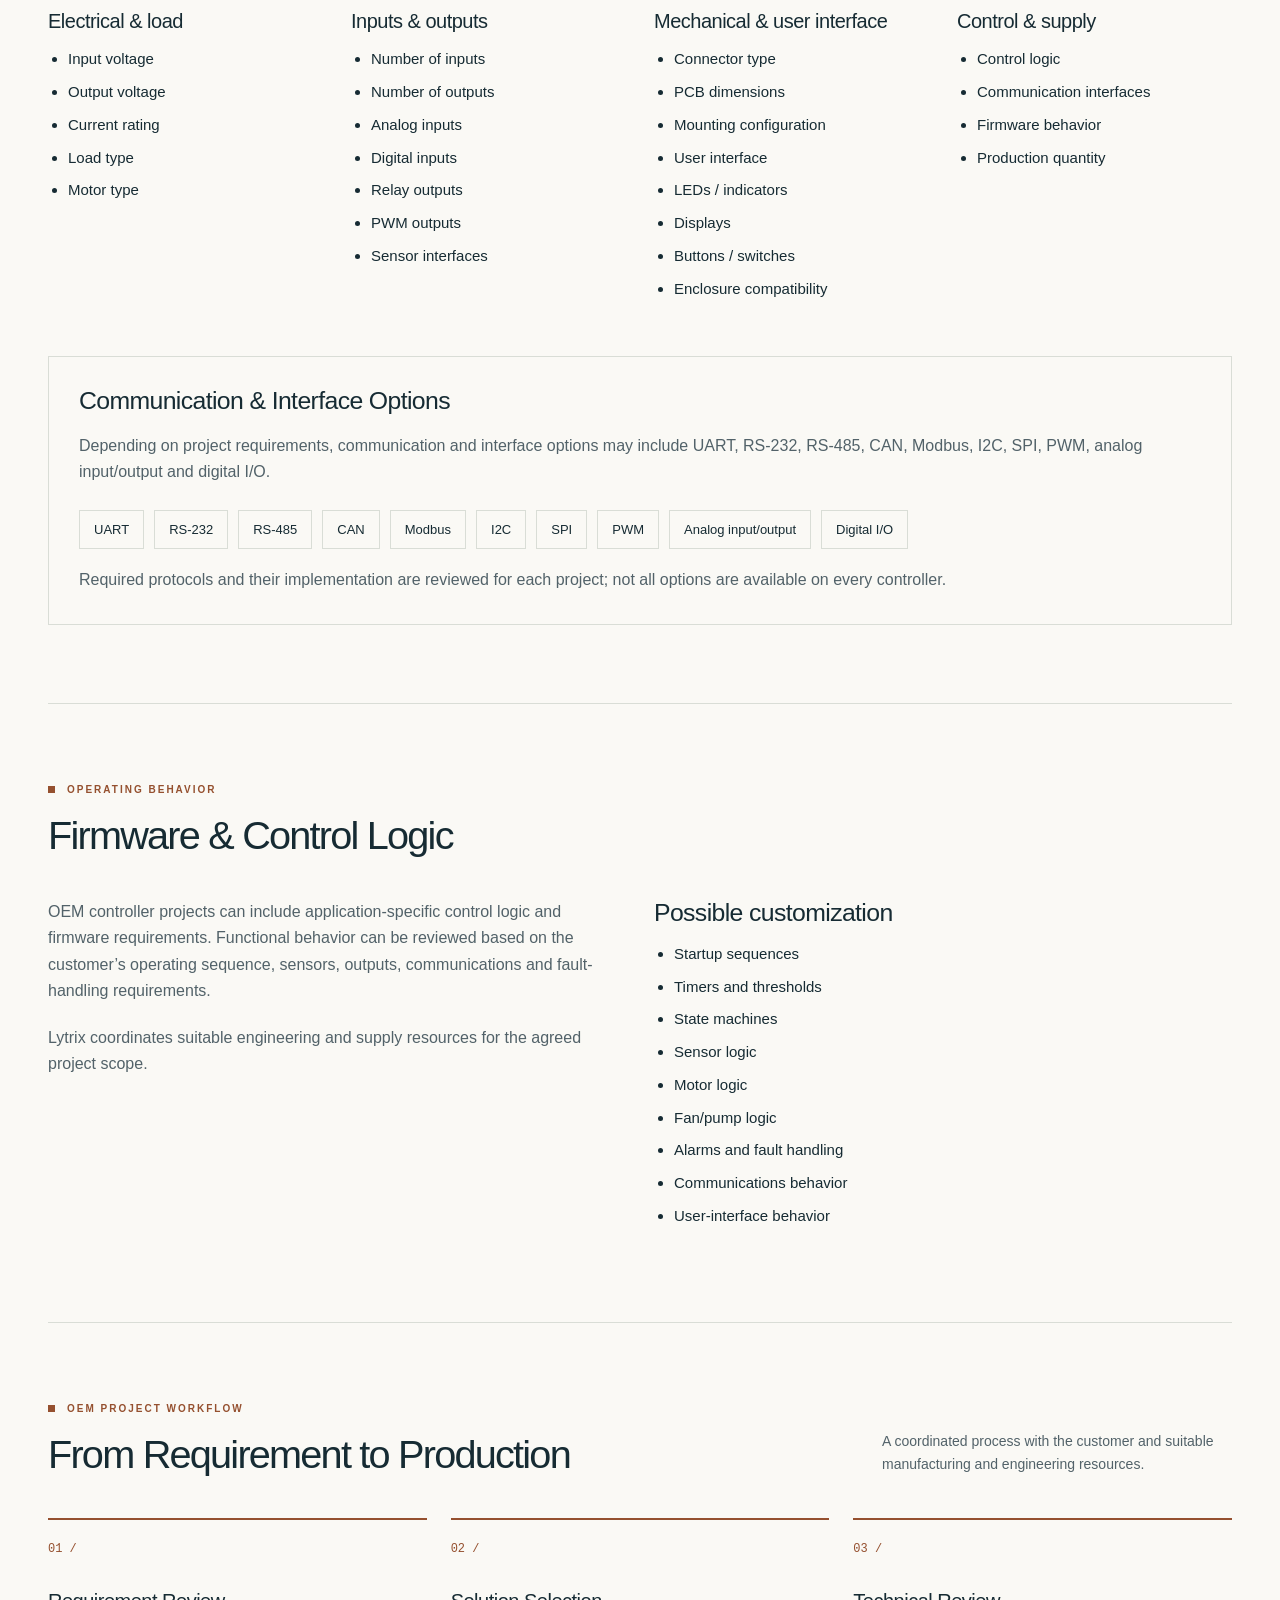
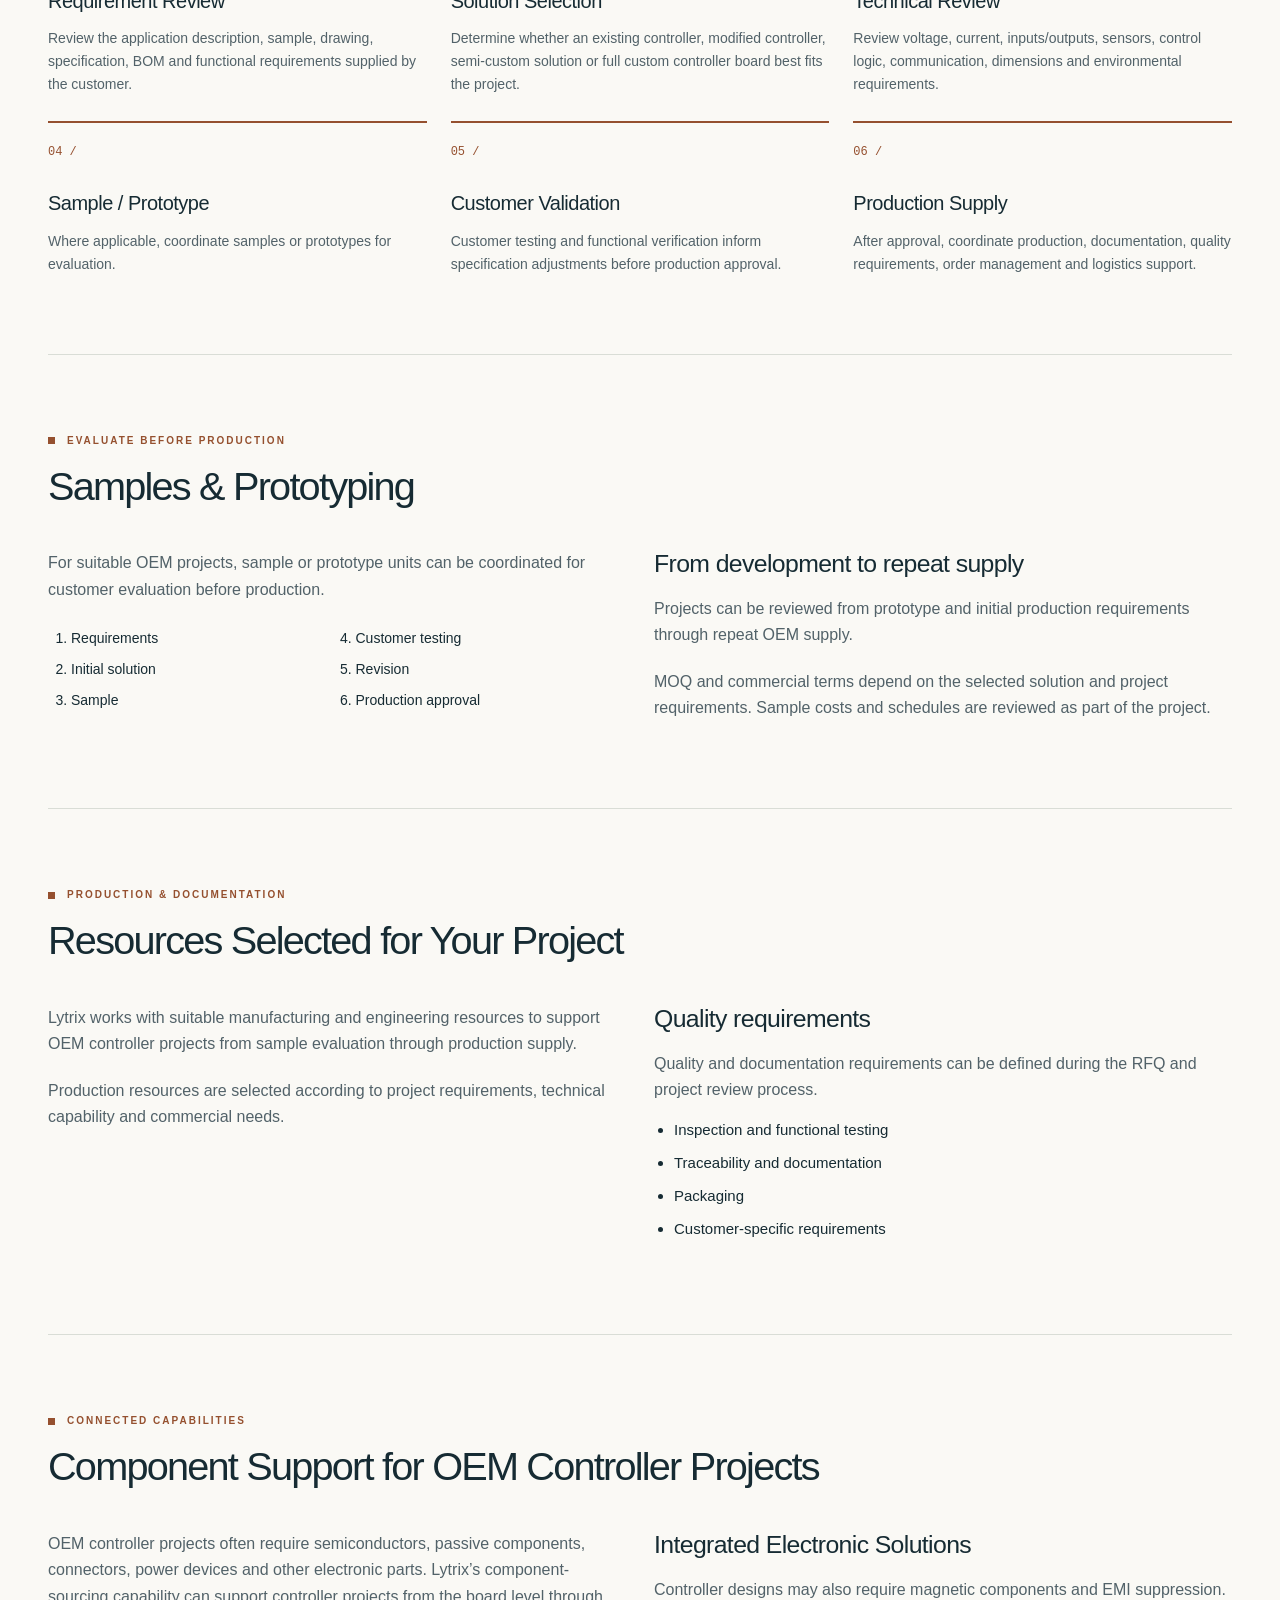
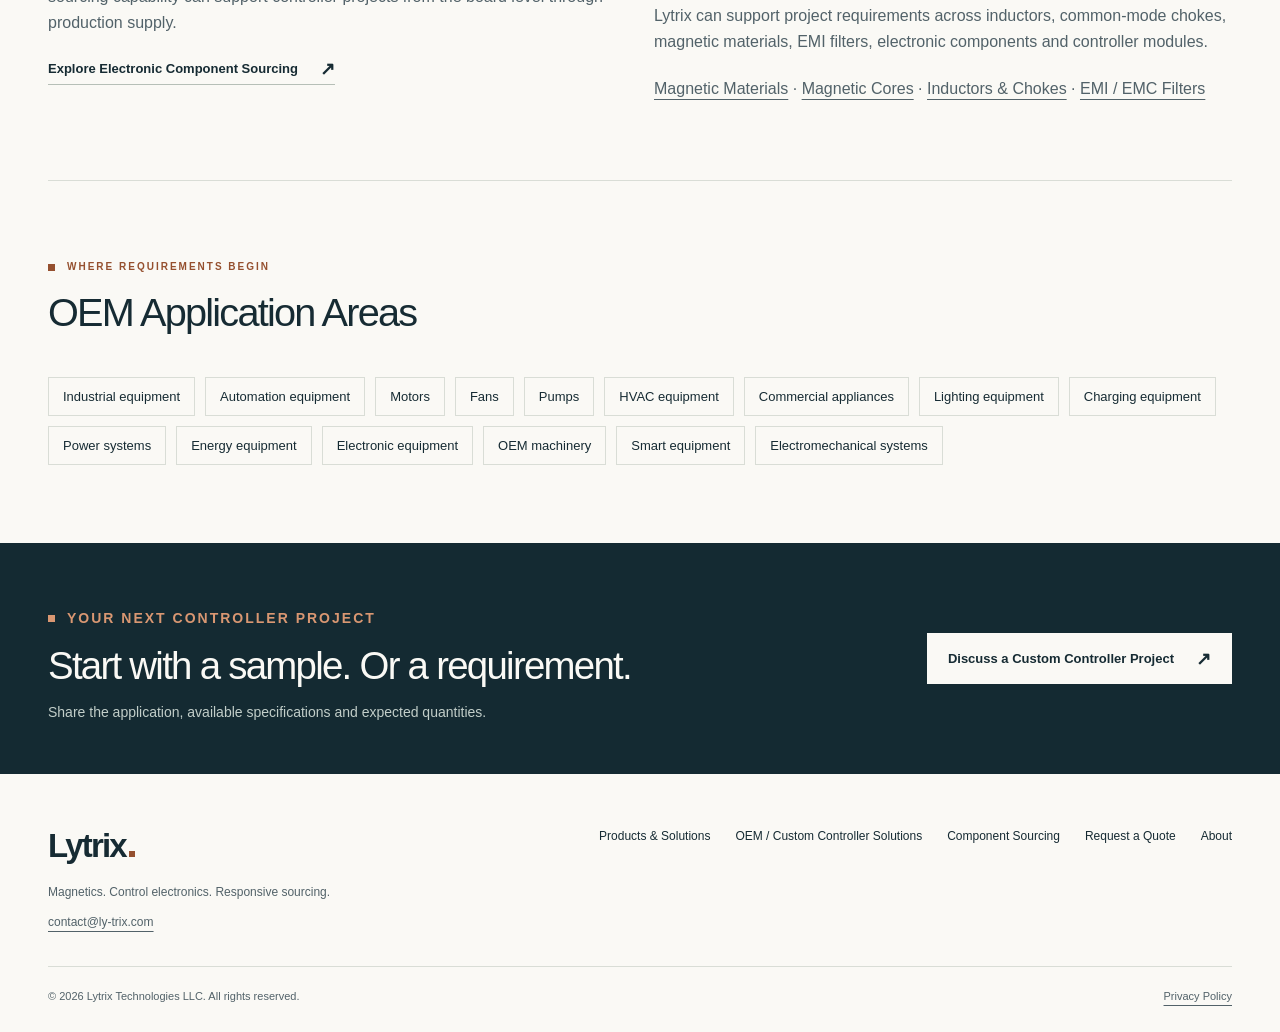
<file: controller-solutions.html>
<!doctype html>
<html lang="en" class="no-js">
<head>
  <meta charset="utf-8">
  <meta name="viewport" content="width=device-width, initial-scale=1">
  <title>OEM &amp; Custom Electronic Controllers | Lytrix</title>
  <meta name="description" content="Lytrix provides OEM and custom electronic controller solutions for motors, pumps, HVAC, lighting, power systems, industrial equipment and other application-specific projects.">
  <link rel="canonical" href="https://ly-trix.com/controller-solutions.html">
  
  <meta property="og:type" content="website">
  <meta property="og:site_name" content="Lytrix">
  <meta property="og:title" content="OEM &amp; Custom Electronic Controllers | Lytrix">
  <meta property="og:description" content="Lytrix provides OEM and custom electronic controller solutions for motors, pumps, HVAC, lighting, power systems, industrial equipment and other application-specific projects.">
  <meta property="og:url" content="https://ly-trix.com/controller-solutions.html">
  <meta property="og:locale" content="en_US">
  <meta property="og:image" content="https://ly-trix.com/assets/social-card.png">
  <meta property="og:image:width" content="1200">
  <meta property="og:image:height" content="630">
  <meta property="og:image:alt" content="Lytrix — Magnetics, control electronics and component sourcing">
  <meta name="twitter:card" content="summary_large_image">
  <meta name="theme-color" content="#162b33">
  <link rel="icon" href="assets/favicon.svg" type="image/svg+xml">
  <link rel="stylesheet" href="assets/site.css">
  <script>document.documentElement.classList.remove('no-js');</script>
  <script src="assets/site.js" defer></script>
  <script type="application/ld+json">{"@context":"https://schema.org","@type":"Organization","name":"Lytrix","legalName":"Lytrix Technologies LLC","brand":{"@type":"Brand","name":"Lytrix"},"url":"https://ly-trix.com","email":"contact@ly-trix.com"}</script>
  <script type="application/ld+json">{"@context":"https://schema.org","@type":"BreadcrumbList","itemListElement":[{"@type":"ListItem","position":1,"name":"Home","item":"https://ly-trix.com/"},{"@type":"ListItem","position":2,"name":"OEM & Custom Controller Solutions","item":"https://ly-trix.com/controller-solutions.html"}]}</script>
</head>
<body>
<a class="skip-link" href="#main">Skip to content</a>
<header class="site-header"><div class="container header-inner"><a class="wordmark" href="index.html" aria-label="Lytrix home">Lytrix<span class="mark-dot" aria-hidden="true"></span></a><button class="menu-toggle" type="button" aria-expanded="false" aria-controls="primary-navigation" hidden>Menu <span aria-hidden="true">☰</span></button><nav class="primary-nav" id="primary-navigation" aria-label="Primary navigation"><a href="index.html">Home</a><details class="solutions-nav" data-current="true"><summary>Products &amp; Solutions</summary><div class="solutions-dropdown"><a href="magnetic-materials.html">Magnetic Materials</a><a href="magnetic-cores.html">Magnetic Cores</a><a href="inductors-chokes.html">Inductors &amp; Chokes</a><a href="emi-filters.html">EMI / EMC Filters</a><a href="controller-solutions.html" aria-current="page">OEM / Custom Controller Solutions</a></div></details><a href="component-sourcing.html">Component Sourcing</a><a href="about.html">About</a><a href="request-a-quote.html" class="nav-cta">Request a Quote <span aria-hidden="true">↗</span></a></nav></div></header>
<main id="main" tabindex="-1"><section class="page-intro controller-intro"><div class="container">
    <nav class="breadcrumb" aria-label="Breadcrumb"><a href="index.html">Home</a><span aria-hidden="true">/</span><span>OEM / Custom Controller Solutions</span></nav>
    <div class="controller-hero"><div><p class="eyebrow">Control electronics · OEM project support</p>
      <h1>OEM / Custom Controller Solutions</h1>
      <p class="lead">Lytrix supports OEM customers with standard and application-specific electronic controllers, control modules and custom control boards for industrial, commercial and electronic equipment.</p>
      <p class="controller-supporting">Projects can begin from an existing sample, drawing, BOM, specification or functional requirement. We help coordinate suitable solutions based on electrical performance, control logic, interfaces, mechanical constraints and production volume.</p>
      <div class="actions"><a class="button cta-controller-project" href="request-a-quote.html?line=OEM%20%2F%20Custom%20Controller%20Solutions">Request a Controller Quote<span class="arrow" aria-hidden="true">↗</span></a><a class="button cta-controller-project secondary" href="request-a-quote.html?line=OEM%20%2F%20Custom%20Controller%20Solutions#controller-fields">Discuss a Custom Project<span class="arrow" aria-hidden="true">↗</span></a></div>
    </div><figure class="controller-visual"><img src="assets/controller-board.svg" width="720" height="540" alt="Conceptual controller PCB illustration showing control logic, power and interface areas" fetchpriority="high"><figcaption>Conceptual control-board layout. Illustration, not a product specification.</figcaption></figure></div>
  </div></section>
  <div class="container">
    <section class="section" id="controller-services" aria-labelledby="controller-services-title">
      <p class="eyebrow">Two ways to start</p><h2 id="controller-services-title">The right starting point for your project.</h2>
      <div class="controller-grid controller-service-paths">
        <article class="controller-card"><span class="step-number">01 / Source an existing solution</span><h3>Standard Controller Sourcing</h3><p>For projects requiring an existing controller or control module, Lytrix can support product identification, sourcing, specification matching and supply coordination.</p><h4>Possible inputs</h4><ul><li>Existing part number or controller model</li><li>Photo or datasheet</li><li>Sample</li><li>Basic electrical requirements</li></ul><a class="text-link cta-controller-project" href="request-a-quote.html?line=OEM%20%2F%20Custom%20Controller%20Solutions">Find a Suitable Controller<span class="arrow" aria-hidden="true">↗</span></a></article>
        <article class="controller-card controller-card-accent"><span class="step-number">02 / Adapt to your application</span><h3>OEM / Custom Controller Development</h3><p>For OEM projects requiring modification or application-specific functionality, Lytrix can support customized controller solutions based on project requirements.</p><h4>Possible starting points</h4><ul><li>Existing controller sample or PCB</li><li>Functional or electrical specification</li><li>Block diagram, drawing or BOM</li><li>Application description</li><li>Existing product requiring redesign or adaptation</li></ul><a class="text-link cta-controller-project" href="request-a-quote.html?line=OEM%20%2F%20Custom%20Controller%20Solutions#controller-fields">Discuss OEM Requirements<span class="arrow" aria-hidden="true">↗</span></a></article>
      </div>
      <p class="controller-note">Lytrix supports OEM and application-specific electronic controller projects, from standard control modules to customized controller boards based on functional, electrical, mechanical and interface requirements.</p>
    </section>
    <section class="section controller-section" id="customization-levels">
      <div class="section-heading"><div><p class="eyebrow">Match · Modify · Customize</p><h2>Flexible Levels of Customization</h2></div><p>The appropriate level depends on the application, available solutions and commercial requirements.</p></div>
      <ol class="controller-levels"><li><span class="step-number">01 /</span><div><h3>Standard Controller Sourcing</h3><p>Identify a suitable existing controller based on electrical requirements, load type, control method, dimensions, connectors and application.</p></div></li><li><span class="step-number">02 /</span><div><h3>Existing Product Modification</h3><p>Modify an existing controller where feasible. Review connector changes, PCB dimensions, enclosure compatibility, input/output configuration, voltage/current requirements, sensor inputs, relay outputs, control parameters and communication interfaces.</p></div></li><li><span class="step-number">03 /</span><div><h3>Semi-Custom Controller</h3><p>Adapt existing hardware or firmware for an OEM application. Review application-specific control logic and operating behavior: timing sequences, sensor-based control, motor logic, temperature control, fan/pump operation, relay sequences, fault handling, alarms and user-input logic.</p></div></li><li><span class="step-number">04 /</span><div><h3>Custom Controller Board</h3><p>For suitable projects, coordinate an application-specific board based on electrical, functional and interface requirements, mechanical constraints, target cost and production quantity.</p></div></li></ol>
      <p class="controller-note">A new PCB is not required for every project. Project feasibility can be evaluated during the RFQ process.</p>
    </section>
    <section class="section controller-section" id="controller-applications">
      <div class="section-heading"><div><p class="eyebrow">Controllers &amp; control modules</p><h2>Controller Solutions by Application</h2></div><p>These are potential project requirements, subject to technical and feasibility review.</p></div>
      <div class="controller-grid"><article class="controller-card"><span class="step-number">01 /</span><h3>Motor Controllers</h3><p>Standard and customized control solutions for motors, actuators and motion-related applications.</p><h4>Requirements to review</h4><ul><li>Speed and direction control</li><li>Soft start and PWM</li><li>Current monitoring and sensor feedback</li><li>Fault protection and external control inputs</li></ul></article><article class="controller-card"><span class="step-number">02 /</span><h3>Fan &amp; Pump Controllers</h3><p>OEM control modules for fan, blower and pump applications requiring speed, sensing, automation or application-specific operating logic.</p><h4>Requirements to review</h4><ul><li>Variable speed and PWM</li><li>Temperature-based operation</li><li>Pressure or other sensor input</li><li>Timer control, fault indication and automatic start/stop</li></ul></article><article class="controller-card"><span class="step-number">03 /</span><h3>Temperature &amp; Thermal Controllers</h3><p>Custom and standard control solutions for heating, cooling and thermal-management applications.</p><h4>Requirements to review</h4><ul><li>Temperature sensing</li><li>Heating, cooling and fan control</li><li>Thresholds and alarms</li><li>Over-temperature protection</li></ul></article><article class="controller-card"><span class="step-number">04 /</span><h3>Power &amp; Charging Controllers</h3><p>Electronic control modules for power-management, charging and related power-electronic equipment.</p><h4>Requirements to review</h4><ul><li>Charging equipment</li><li>DC power systems and power supplies</li><li>Battery-powered products</li><li>Industrial power electronics</li></ul></article><article class="controller-card"><span class="step-number">05 /</span><h3>HVAC &amp; Appliance Controllers</h3><p>OEM control-board solutions for HVAC equipment, appliances and electromechanical systems.</p><h4>Requirements to review</h4><ul><li>Compressors, fans and pumps</li><li>Heaters and valves</li><li>Sensors and displays</li><li>Relays and application-specific sequences</li></ul></article><article class="controller-card"><span class="step-number">06 /</span><h3>LED &amp; Lighting Controllers</h3><p>Application-specific controllers for commercial, industrial and OEM lighting equipment.</p><h4>Requirements to review</h4><ul><li>Switching and dimming</li><li>Timing and sensor input</li><li>Multi-channel control</li><li>External control</li></ul></article><article class="controller-card"><span class="step-number">07 /</span><h3>Relay &amp; I/O Controllers</h3><p>Control modules for switching, sensor interfacing, relay control and basic industrial I/O applications.</p><h4>Requirements to review</h4><ul><li>Digital input and output</li><li>Relay outputs</li><li>Analog and sensor inputs</li><li>Status indication</li></ul></article><article class="controller-card"><span class="step-number">08 /</span><h3>Industrial Equipment Controllers</h3><p>Application-specific control boards for industrial machines, equipment and OEM electronic systems.</p><h4>Requirements to review</h4><ul><li>Equipment operating sequences</li><li>Sensor and actuator coordination</li><li>Operator inputs and indicators</li><li>Project-specific control requirements</li></ul></article></div>
    </section>
    <section class="controller-callout" id="existing-controller"><div><p class="eyebrow">Start with what you have</p><h2>Have an Existing Controller?</h2><p>Customers can provide an existing controller, PCB, photo, drawing, part number or specification for review. Lytrix can evaluate sourcing, replacement, modification or OEM customization options depending on project requirements.</p><p>Drawings, BOMs, photos and specifications can also be provided during follow-up.</p></div><a class="button cta-controller-project" href="request-a-quote.html?line=OEM%20%2F%20Custom%20Controller%20Solutions">Send Us Your Requirements<span class="arrow" aria-hidden="true">↗</span></a></section>
    <section class="section" id="controller-parameters">
      <div class="section-heading"><div><p class="eyebrow">Define the requirement</p><h2>What Can Be Customized?</h2></div><p>Examples of project parameters that can be reviewed. Available combinations depend on the selected solution and project feasibility.</p></div>
      <div class="controller-parameters"><article><h3>Electrical &amp; load</h3><ul><li>Input voltage</li><li>Output voltage</li><li>Current rating</li><li>Load type</li><li>Motor type</li></ul></article><article><h3>Inputs &amp; outputs</h3><ul><li>Number of inputs</li><li>Number of outputs</li><li>Analog inputs</li><li>Digital inputs</li><li>Relay outputs</li><li>PWM outputs</li><li>Sensor interfaces</li></ul></article><article><h3>Mechanical &amp; user interface</h3><ul><li>Connector type</li><li>PCB dimensions</li><li>Mounting configuration</li><li>User interface</li><li>LEDs / indicators</li><li>Displays</li><li>Buttons / switches</li><li>Enclosure compatibility</li></ul></article><article><h3>Control &amp; supply</h3><ul><li>Control logic</li><li>Communication interfaces</li><li>Firmware behavior</li><li>Production quantity</li></ul></article></div>
      <div class="controller-interface"><h3>Communication &amp; Interface Options</h3><p>Depending on project requirements, communication and interface options may include UART, RS-232, RS-485, CAN, Modbus, I2C, SPI, PWM, analog input/output and digital I/O.</p><ul class="controller-tags"><li>UART</li><li>RS-232</li><li>RS-485</li><li>CAN</li><li>Modbus</li><li>I2C</li><li>SPI</li><li>PWM</li><li>Analog input/output</li><li>Digital I/O</li></ul><p>Required protocols and their implementation are reviewed for each project; not all options are available on every controller.</p></div>
    </section>
    <section class="section controller-section" id="firmware-control-logic">
      <div class="section-heading"><div><p class="eyebrow">Operating behavior</p><h2>Firmware &amp; Control Logic</h2></div></div>
      <div class="controller-split"><div><p>OEM controller projects can include application-specific control logic and firmware requirements. Functional behavior can be reviewed based on the customer’s operating sequence, sensors, outputs, communications and fault-handling requirements.</p><p>Lytrix coordinates suitable engineering and supply resources for the agreed project scope.</p></div><div><h3>Possible customization</h3><ul><li>Startup sequences</li><li>Timers and thresholds</li><li>State machines</li><li>Sensor logic</li><li>Motor logic</li><li>Fan/pump logic</li><li>Alarms and fault handling</li><li>Communications behavior</li><li>User-interface behavior</li></ul></div></div>
    </section>
    <section class="section controller-section" id="controller-workflow">
      <div class="section-heading"><div><p class="eyebrow">OEM project workflow</p><h2>From Requirement to Production</h2></div><p>A coordinated process with the customer and suitable manufacturing and engineering resources.</p></div>
      <ol class="controller-workflow"><li><span class="step-number">01 /</span><h3>Requirement Review</h3><p>Review the application description, sample, drawing, specification, BOM and functional requirements supplied by the customer.</p></li><li><span class="step-number">02 /</span><h3>Solution Selection</h3><p>Determine whether an existing controller, modified controller, semi-custom solution or full custom controller board best fits the project.</p></li><li><span class="step-number">03 /</span><h3>Technical Review</h3><p>Review voltage, current, inputs/outputs, sensors, control logic, communication, dimensions and environmental requirements.</p></li><li><span class="step-number">04 /</span><h3>Sample / Prototype</h3><p>Where applicable, coordinate samples or prototypes for evaluation.</p></li><li><span class="step-number">05 /</span><h3>Customer Validation</h3><p>Customer testing and functional verification inform specification adjustments before production approval.</p></li><li><span class="step-number">06 /</span><h3>Production Supply</h3><p>After approval, coordinate production, documentation, quality requirements, order management and logistics support.</p></li></ol>
    </section>
    <section class="section controller-section" id="samples-prototyping">
      <div class="section-heading"><div><p class="eyebrow">Evaluate before production</p><h2>Samples &amp; Prototyping</h2></div></div>
      <div class="controller-split"><div><p>For suitable OEM projects, sample or prototype units can be coordinated for customer evaluation before production.</p><ol class="controller-sample-flow"><li>Requirements</li><li>Initial solution</li><li>Sample</li><li>Customer testing</li><li>Revision</li><li>Production approval</li></ol></div><div><h3>From development to repeat supply</h3><p>Projects can be reviewed from prototype and initial production requirements through repeat OEM supply.</p><p>MOQ and commercial terms depend on the selected solution and project requirements. Sample costs and schedules are reviewed as part of the project.</p></div></div>
    </section>
    <section class="section controller-section" id="controller-quality">
      <div class="section-heading"><div><p class="eyebrow">Production &amp; documentation</p><h2>Resources Selected for Your Project</h2></div></div>
      <div class="controller-split"><div><p>Lytrix works with suitable manufacturing and engineering resources to support OEM controller projects from sample evaluation through production supply.</p><p>Production resources are selected according to project requirements, technical capability and commercial needs.</p></div><div><h3>Quality requirements</h3><p>Quality and documentation requirements can be defined during the RFQ and project review process.</p><ul><li>Inspection and functional testing</li><li>Traceability and documentation</li><li>Packaging</li><li>Customer-specific requirements</li></ul></div></div>
    </section>
    <section class="section controller-section" id="controller-component-support">
      <div class="section-heading"><div><p class="eyebrow">Connected capabilities</p><h2>Component Support for OEM Controller Projects</h2></div></div>
      <div class="controller-split"><div><p>OEM controller projects often require semiconductors, passive components, connectors, power devices and other electronic parts. Lytrix’s component-sourcing capability can support controller projects from the board level through production supply.</p><a class="text-link" href="component-sourcing.html">Explore Electronic Component Sourcing<span class="arrow" aria-hidden="true">↗</span></a></div><div><h3>Integrated Electronic Solutions</h3><p>Controller designs may also require magnetic components and EMI suppression. Lytrix can support project requirements across inductors, common-mode chokes, magnetic materials, EMI filters, electronic components and controller modules.</p><p><a href="magnetic-materials.html">Magnetic Materials</a> · <a href="magnetic-cores.html">Magnetic Cores</a> · <a href="inductors-chokes.html">Inductors &amp; Chokes</a> · <a href="emi-filters.html">EMI / EMC Filters</a></p></div></div>
    </section>
    <section class="section controller-section" id="oem-applications"><div class="section-heading"><div><p class="eyebrow">Where requirements begin</p><h2>OEM Application Areas</h2></div></div><ul class="controller-tags"><li>Industrial equipment</li><li>Automation equipment</li><li>Motors</li><li>Fans</li><li>Pumps</li><li>HVAC equipment</li><li>Commercial appliances</li><li>Lighting equipment</li><li>Charging equipment</li><li>Power systems</li><li>Energy equipment</li><li>Electronic equipment</li><li>OEM machinery</li><li>Smart equipment</li><li>Electromechanical systems</li></ul></section>
  </div>
  <section class="cta-band"><div class="container cta-inner"><div><p class="eyebrow">Your next controller project</p><h2>Start with a sample. Or a requirement.</h2><p>Share the application, available specifications and expected quantities.</p></div><a class="button cta-controller-project" href="request-a-quote.html?line=OEM%20%2F%20Custom%20Controller%20Solutions">Discuss a Custom Controller Project<span class="arrow" aria-hidden="true">↗</span></a></div></section></main>
<footer class="site-footer"><div class="container"><div class="footer-top"><div><a class="wordmark" href="index.html" aria-label="Lytrix home">Lytrix<span class="mark-dot" aria-hidden="true"></span></a><p>Magnetics. Control electronics. Responsive sourcing.</p><p class="contact-detail"><a href="mailto:contact@ly-trix.com">contact@ly-trix.com</a></p></div><nav class="footer-nav" aria-label="Footer navigation"><a href="magnetic-solutions.html">Products & Solutions</a><a href="controller-solutions.html">OEM / Custom Controller Solutions</a><a href="component-sourcing.html">Component Sourcing</a><a href="request-a-quote.html">Request a Quote</a><a href="about.html">About</a></nav></div><div class="footer-bottom"><span>© 2026 Lytrix Technologies LLC. All rights reserved.</span><a href="privacy-policy.html">Privacy Policy</a></div></div></footer>

</body></html>
</file>
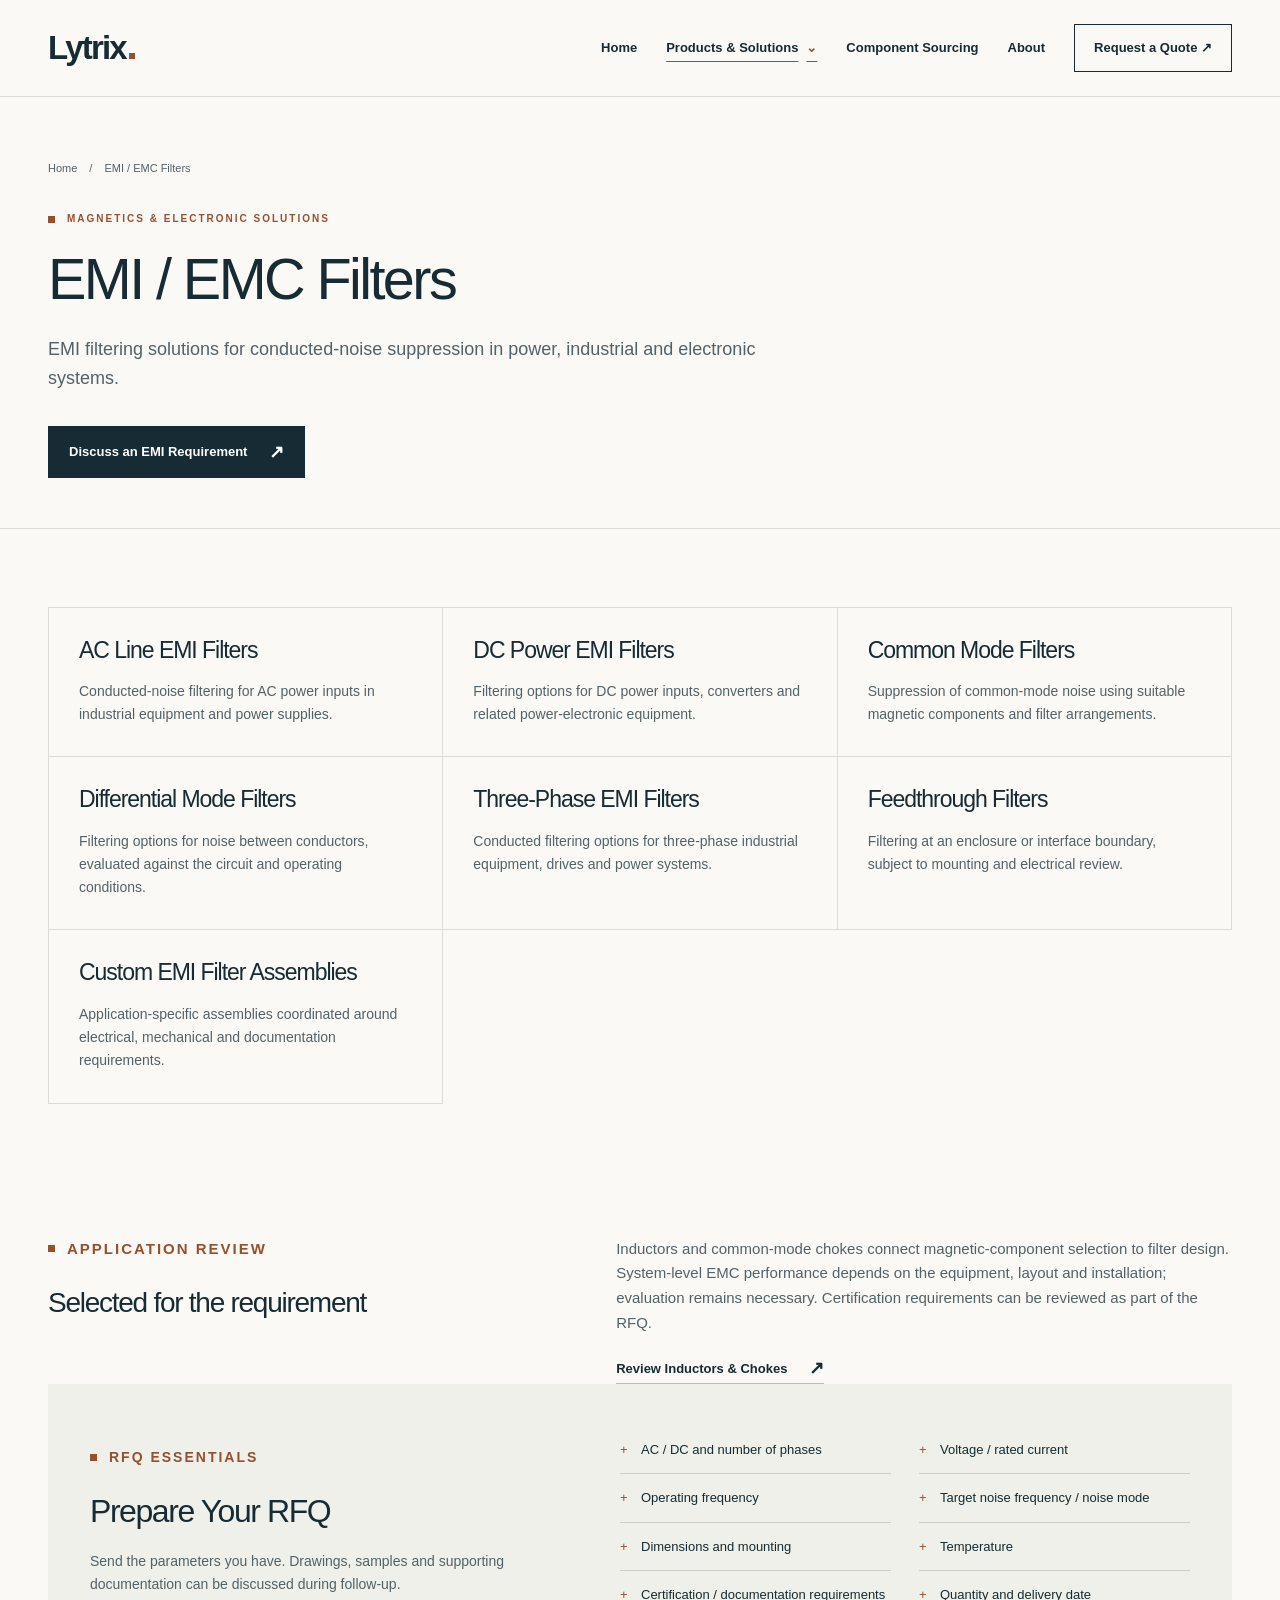
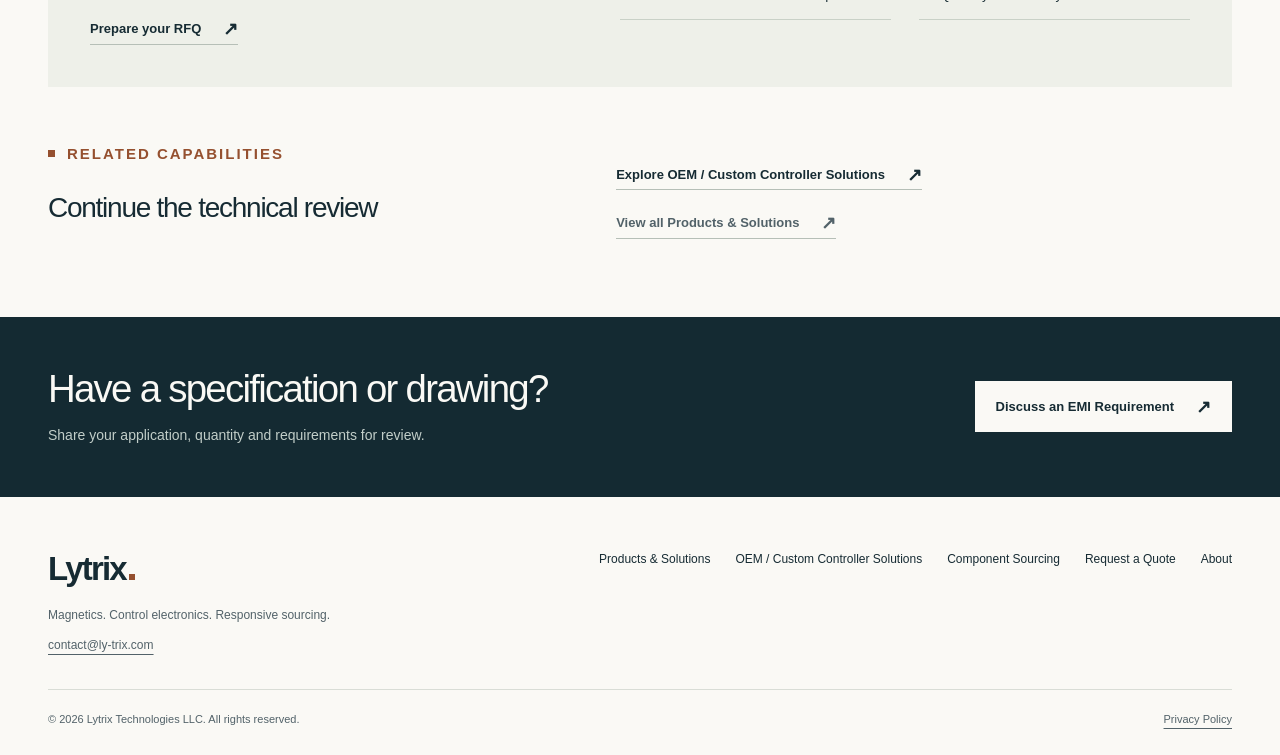
<file: emi-filters.html>
<!doctype html>
<html lang="en" class="no-js">
<head>
  <meta charset="utf-8">
  <meta name="viewport" content="width=device-width, initial-scale=1">
  <title>EMI / EMC Filters &amp; Filtering Solutions | Lytrix</title>
  <meta name="description" content="Conducted EMI filtering options for AC, DC and three-phase systems, including common-mode, differential-mode, feedthrough and custom filter assemblies.">
  <link rel="canonical" href="https://ly-trix.com/emi-filters.html">
  
  <meta property="og:type" content="website">
  <meta property="og:site_name" content="Lytrix">
  <meta property="og:title" content="EMI / EMC Filters &amp; Filtering Solutions | Lytrix">
  <meta property="og:description" content="Conducted EMI filtering options for AC, DC and three-phase systems, including common-mode, differential-mode, feedthrough and custom filter assemblies.">
  <meta property="og:url" content="https://ly-trix.com/emi-filters.html">
  <meta property="og:locale" content="en_US">
  <meta property="og:image" content="https://ly-trix.com/assets/social-card.png">
  <meta property="og:image:width" content="1200">
  <meta property="og:image:height" content="630">
  <meta property="og:image:alt" content="Lytrix — Magnetics, control electronics and component sourcing">
  <meta name="twitter:card" content="summary_large_image">
  <meta name="theme-color" content="#162b33">
  <link rel="icon" href="assets/favicon.svg" type="image/svg+xml">
  <link rel="stylesheet" href="assets/site.css">
  <script>document.documentElement.classList.remove('no-js');</script>
  <script src="assets/site.js" defer></script>
  <script type="application/ld+json">{"@context":"https://schema.org","@type":"Organization","name":"Lytrix","legalName":"Lytrix Technologies LLC","brand":{"@type":"Brand","name":"Lytrix"},"url":"https://ly-trix.com","email":"contact@ly-trix.com"}</script>
  <script type="application/ld+json">{"@context":"https://schema.org","@type":"BreadcrumbList","itemListElement":[{"@type":"ListItem","position":1,"name":"Home","item":"https://ly-trix.com/"},{"@type":"ListItem","position":2,"name":"EMI / EMC Filters","item":"https://ly-trix.com/emi-filters.html"}]}</script>
</head>
<body>
<a class="skip-link" href="#main">Skip to content</a>
<header class="site-header"><div class="container header-inner"><a class="wordmark" href="index.html" aria-label="Lytrix home">Lytrix<span class="mark-dot" aria-hidden="true"></span></a><button class="menu-toggle" type="button" aria-expanded="false" aria-controls="primary-navigation" hidden>Menu <span aria-hidden="true">☰</span></button><nav class="primary-nav" id="primary-navigation" aria-label="Primary navigation"><a href="index.html">Home</a><details class="solutions-nav" data-current="true"><summary>Products &amp; Solutions</summary><div class="solutions-dropdown"><a href="magnetic-materials.html">Magnetic Materials</a><a href="magnetic-cores.html">Magnetic Cores</a><a href="inductors-chokes.html">Inductors &amp; Chokes</a><a href="emi-filters.html" aria-current="page">EMI / EMC Filters</a><a href="controller-solutions.html">OEM / Custom Controller Solutions</a></div></details><a href="component-sourcing.html">Component Sourcing</a><a href="about.html">About</a><a href="request-a-quote.html" class="nav-cta">Request a Quote <span aria-hidden="true">↗</span></a></nav></div></header>
<main id="main" tabindex="-1"><section class="page-intro"><div class="container"><nav class="breadcrumb" aria-label="Breadcrumb"><a href="index.html">Home</a><span aria-hidden="true">/</span><span>EMI / EMC Filters</span></nav><p class="eyebrow">Magnetics &amp; Electronic Solutions</p><h1>EMI / EMC Filters</h1><p class="lead">EMI filtering solutions for conducted-noise suppression in power, industrial and electronic systems.</p><div class="actions"><a class="button cta-request-quote" href="request-a-quote.html?line=EMI%20%2F%20EMC%20Filters">Discuss an EMI Requirement<span class="arrow" aria-hidden="true">↗</span></a></div></div></section><div class="container"><section class="section" aria-label="EMI / EMC Filters options"><div class="sourcing-grid"><article class="sourcing-card"><h2>AC Line EMI Filters</h2><p>Conducted-noise filtering for AC power inputs in industrial equipment and power supplies.</p></article><article class="sourcing-card"><h2>DC Power EMI Filters</h2><p>Filtering options for DC power inputs, converters and related power-electronic equipment.</p></article><article class="sourcing-card"><h2>Common Mode Filters</h2><p>Suppression of common-mode noise using suitable magnetic components and filter arrangements.</p></article><article class="sourcing-card"><h2>Differential Mode Filters</h2><p>Filtering options for noise between conductors, evaluated against the circuit and operating conditions.</p></article><article class="sourcing-card"><h2>Three-Phase EMI Filters</h2><p>Conducted filtering options for three-phase industrial equipment, drives and power systems.</p></article><article class="sourcing-card"><h2>Feedthrough Filters</h2><p>Filtering at an enclosure or interface boundary, subject to mounting and electrical review.</p></article><article class="sourcing-card"><h2>Custom EMI Filter Assemblies</h2><p>Application-specific assemblies coordinated around electrical, mechanical and documentation requirements.</p></article></div></section>
  
  <section class="support-note"><div><p class="eyebrow">Application review</p><h2>Selected for the requirement</h2></div><div><p>Inductors and common-mode chokes connect magnetic-component selection to filter design. System-level EMC performance depends on the equipment, layout and installation; evaluation remains necessary. Certification requirements can be reviewed as part of the RFQ.</p><a class="text-link" href="inductors-chokes.html">Review Inductors &amp; Chokes<span class="arrow" aria-hidden="true">↗</span></a></div></section>
  <section class="requirements" aria-label="Prepare Your RFQ"><div><p class="eyebrow">RFQ essentials</p><h2>Prepare Your RFQ</h2><p>Send the parameters you have. Drawings, samples and supporting documentation can be discussed during follow-up.</p><a class="text-link cta-request-quote" href="request-a-quote.html?line=EMI%20%2F%20EMC%20Filters">Prepare your RFQ<span class="arrow" aria-hidden="true">↗</span></a></div><ul class="checklist"><li>AC / DC and number of phases</li><li>Voltage / rated current</li><li>Operating frequency</li><li>Target noise frequency / noise mode</li><li>Dimensions and mounting</li><li>Temperature</li><li>Certification / documentation requirements</li><li>Quantity and delivery date</li></ul></section>
  <section class="section support-note"><div><p class="eyebrow">Related capabilities</p><h2>Continue the technical review</h2></div><div><a class="text-link" href="controller-solutions.html">Explore OEM / Custom Controller Solutions<span class="arrow" aria-hidden="true">↗</span></a><p><a class="text-link" href="magnetic-solutions.html">View all Products &amp; Solutions<span class="arrow" aria-hidden="true">↗</span></a></p></div></section></div>
  <section class="cta-band"><div class="container cta-inner"><div><h2>Have a specification or drawing?</h2><p>Share your application, quantity and requirements for review.</p></div><a class="button cta-request-quote" href="request-a-quote.html?line=EMI%20%2F%20EMC%20Filters">Discuss an EMI Requirement<span class="arrow" aria-hidden="true">↗</span></a></div></section></main>
<footer class="site-footer"><div class="container"><div class="footer-top"><div><a class="wordmark" href="index.html" aria-label="Lytrix home">Lytrix<span class="mark-dot" aria-hidden="true"></span></a><p>Magnetics. Control electronics. Responsive sourcing.</p><p class="contact-detail"><a href="mailto:contact@ly-trix.com">contact@ly-trix.com</a></p></div><nav class="footer-nav" aria-label="Footer navigation"><a href="magnetic-solutions.html">Products & Solutions</a><a href="controller-solutions.html">OEM / Custom Controller Solutions</a><a href="component-sourcing.html">Component Sourcing</a><a href="request-a-quote.html">Request a Quote</a><a href="about.html">About</a></nav></div><div class="footer-bottom"><span>© 2026 Lytrix Technologies LLC. All rights reserved.</span><a href="privacy-policy.html">Privacy Policy</a></div></div></footer>

</body></html>
</file>
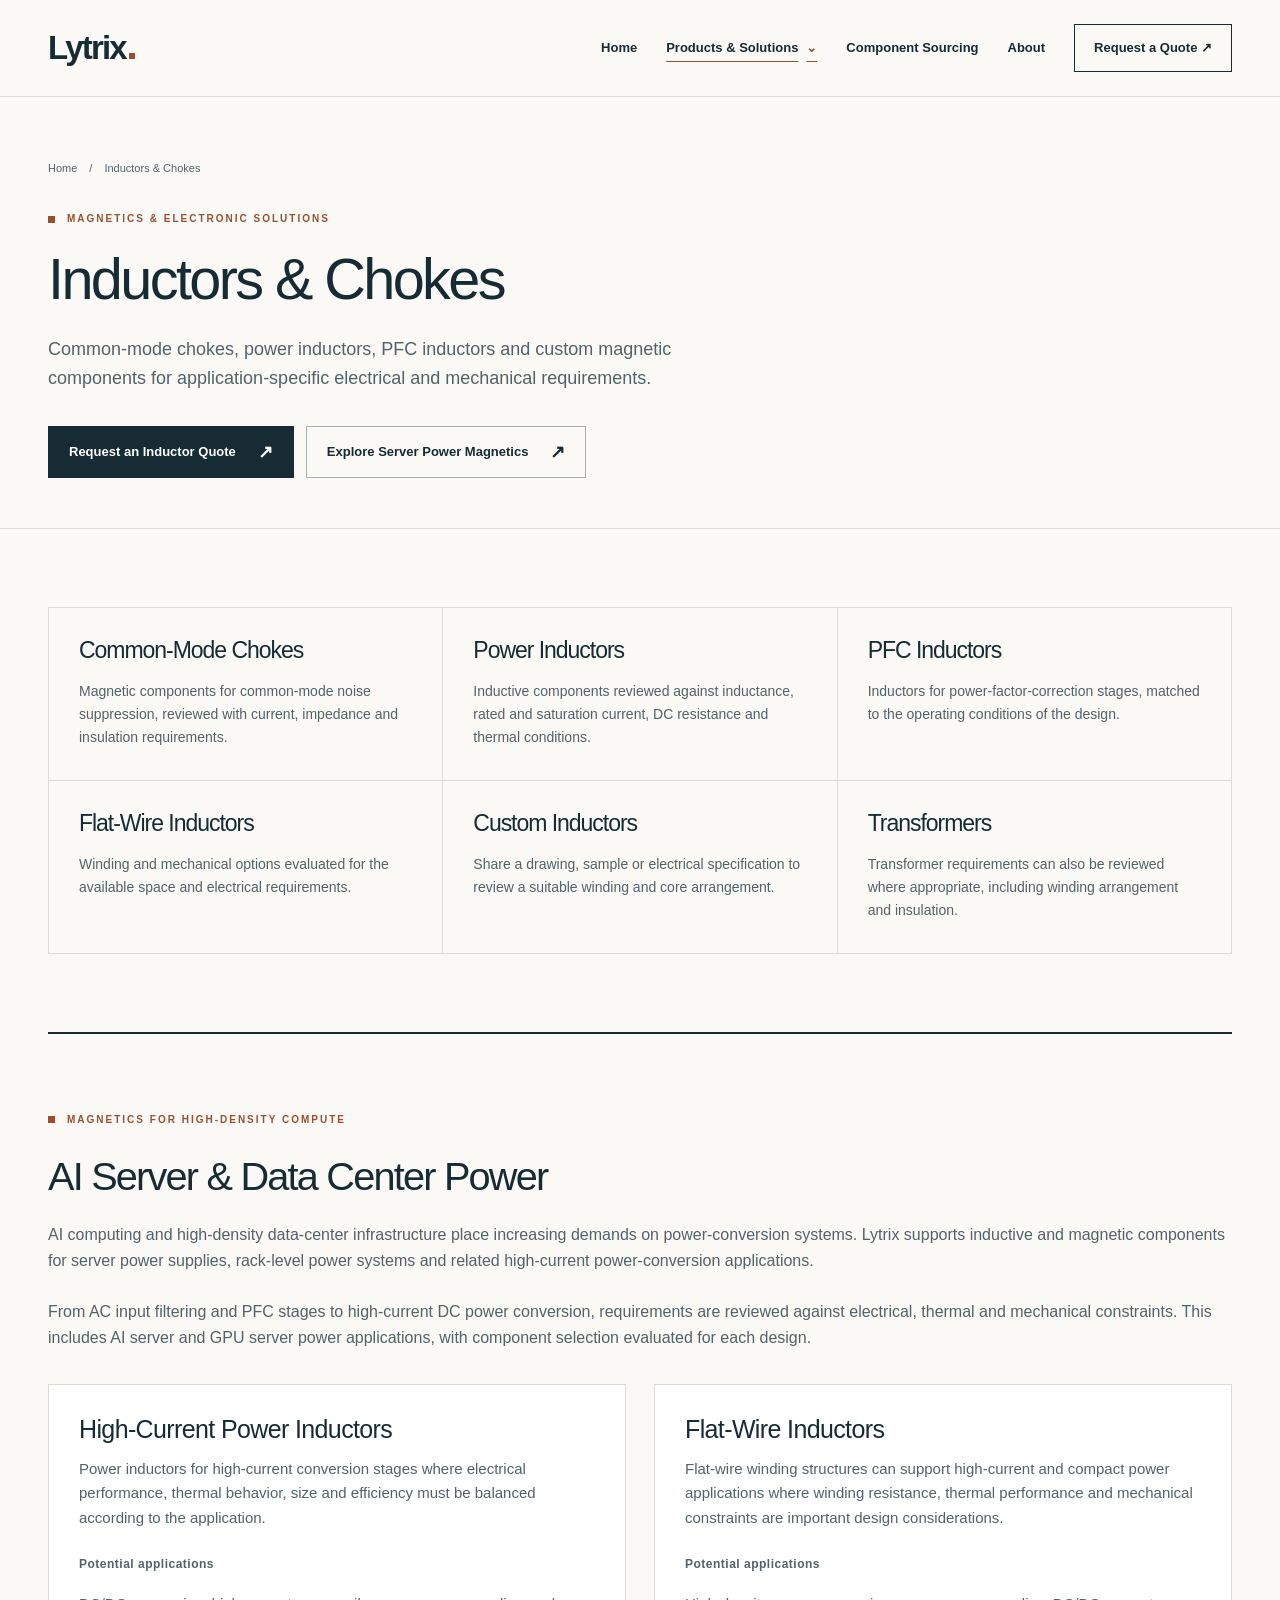
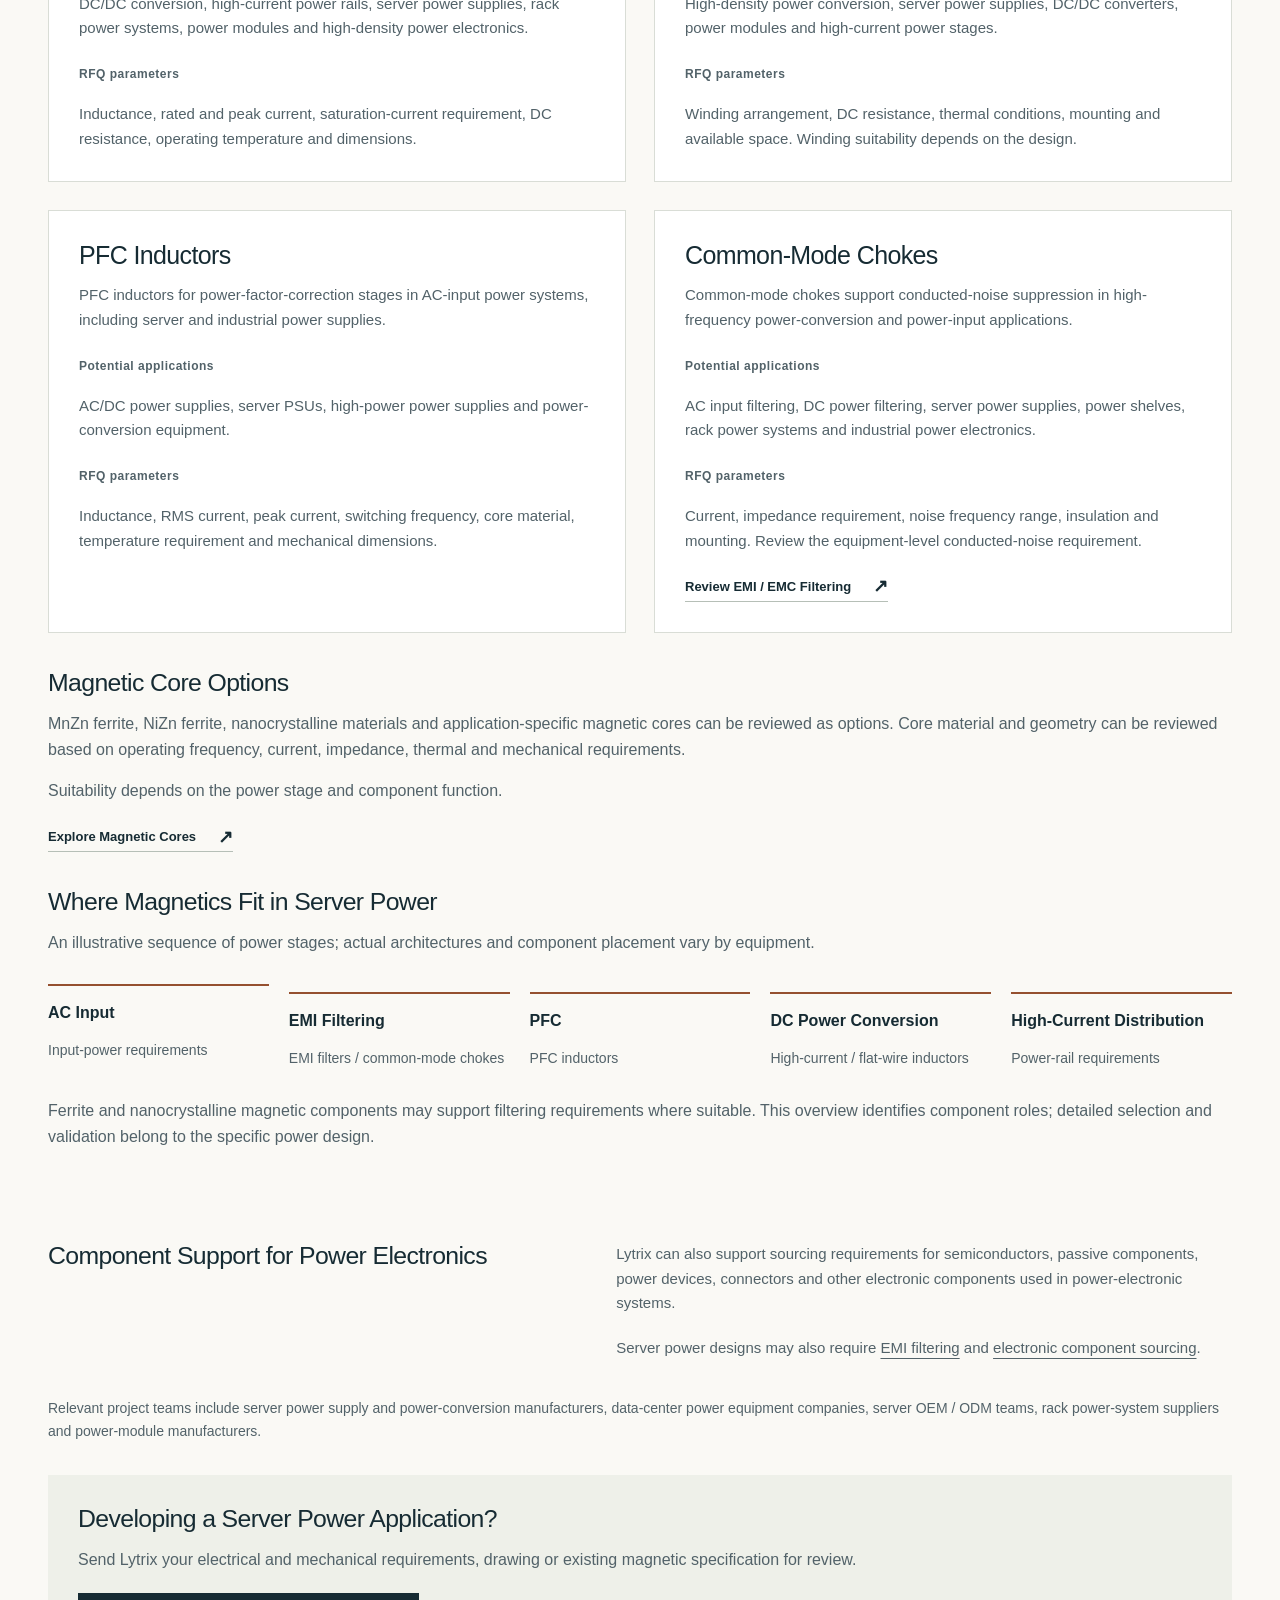
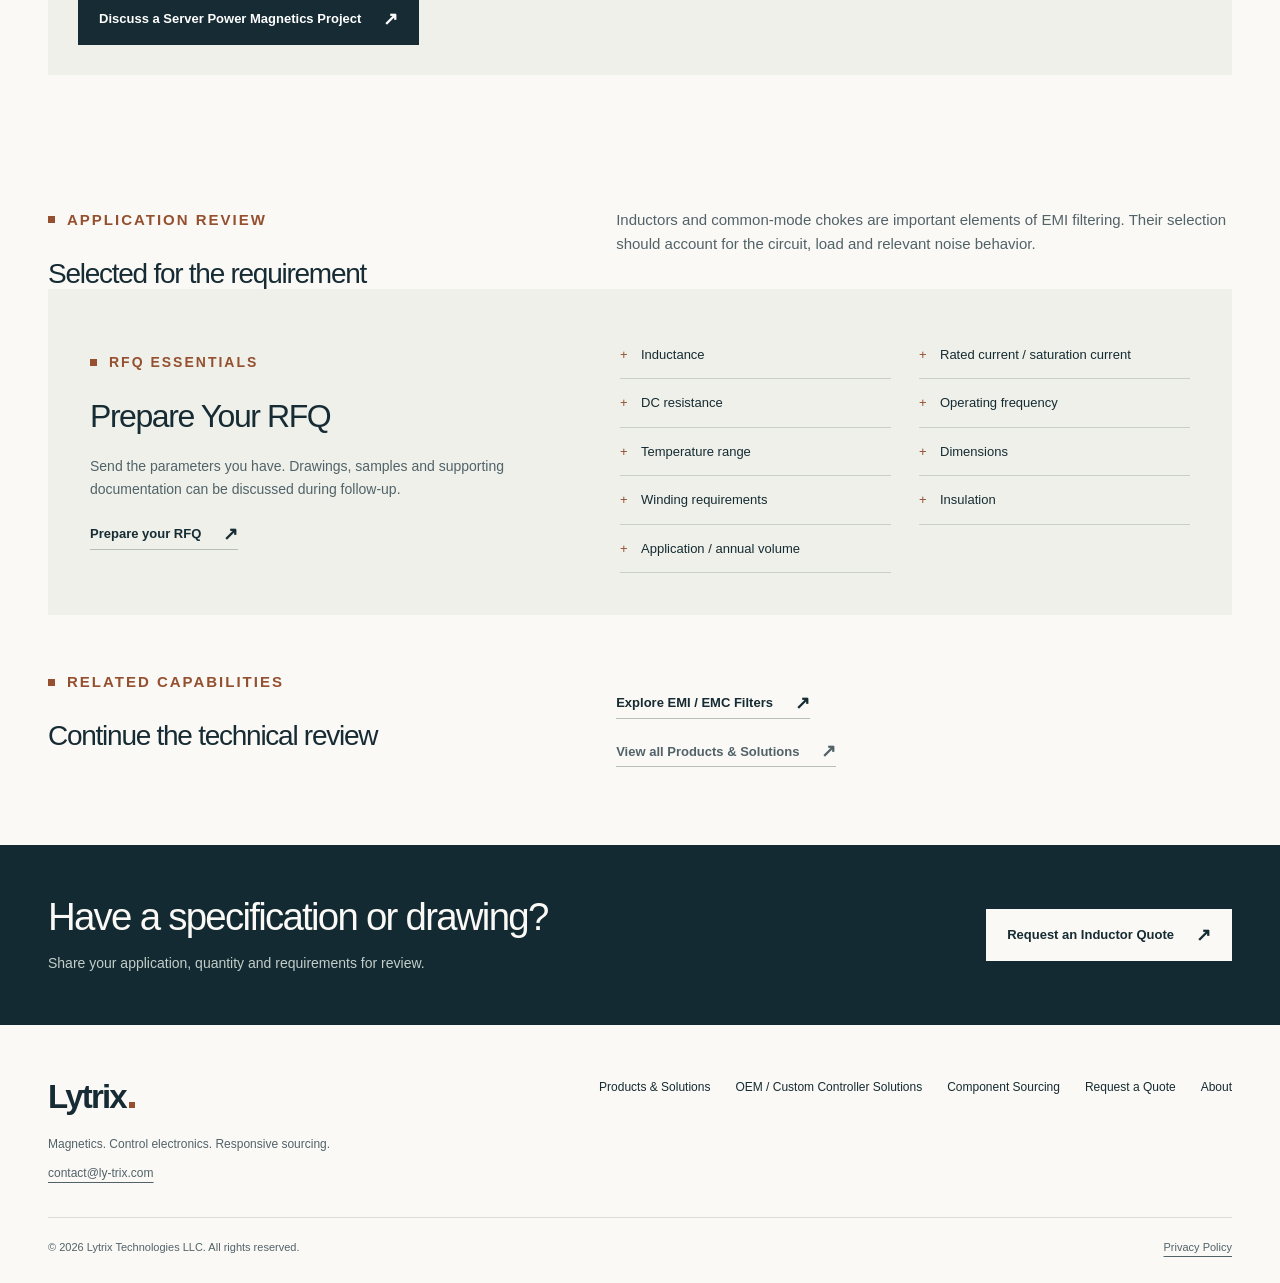
<file: inductors-chokes.html>
<!doctype html>
<html lang="en" class="no-js">
<head>
  <meta charset="utf-8">
  <meta name="viewport" content="width=device-width, initial-scale=1">
  <title>Power Inductors, Chokes &amp; Server Power Magnetics | Lytrix</title>
  <meta name="description" content="Lytrix supports power, flat-wire and PFC inductors, common-mode chokes and magnetics for AI server, data-center and power-electronic applications.">
  <link rel="canonical" href="https://ly-trix.com/inductors-chokes.html">
  
  <meta property="og:type" content="website">
  <meta property="og:site_name" content="Lytrix">
  <meta property="og:title" content="Power Inductors, Chokes &amp; Server Power Magnetics | Lytrix">
  <meta property="og:description" content="Lytrix supports power, flat-wire and PFC inductors, common-mode chokes and magnetics for AI server, data-center and power-electronic applications.">
  <meta property="og:url" content="https://ly-trix.com/inductors-chokes.html">
  <meta property="og:locale" content="en_US">
  <meta property="og:image" content="https://ly-trix.com/assets/social-card.png">
  <meta property="og:image:width" content="1200">
  <meta property="og:image:height" content="630">
  <meta property="og:image:alt" content="Lytrix — Magnetics, control electronics and component sourcing">
  <meta name="twitter:card" content="summary_large_image">
  <meta name="theme-color" content="#162b33">
  <link rel="icon" href="assets/favicon.svg" type="image/svg+xml">
  <link rel="stylesheet" href="assets/site.css">
  <script>document.documentElement.classList.remove('no-js');</script>
  <script src="assets/site.js" defer></script>
  <script type="application/ld+json">{"@context":"https://schema.org","@type":"Organization","name":"Lytrix","legalName":"Lytrix Technologies LLC","brand":{"@type":"Brand","name":"Lytrix"},"url":"https://ly-trix.com","email":"contact@ly-trix.com"}</script>
  <script type="application/ld+json">{"@context":"https://schema.org","@type":"BreadcrumbList","itemListElement":[{"@type":"ListItem","position":1,"name":"Home","item":"https://ly-trix.com/"},{"@type":"ListItem","position":2,"name":"Inductors & Chokes","item":"https://ly-trix.com/inductors-chokes.html"}]}</script>
</head>
<body>
<a class="skip-link" href="#main">Skip to content</a>
<header class="site-header"><div class="container header-inner"><a class="wordmark" href="index.html" aria-label="Lytrix home">Lytrix<span class="mark-dot" aria-hidden="true"></span></a><button class="menu-toggle" type="button" aria-expanded="false" aria-controls="primary-navigation" hidden>Menu <span aria-hidden="true">☰</span></button><nav class="primary-nav" id="primary-navigation" aria-label="Primary navigation"><a href="index.html">Home</a><details class="solutions-nav" data-current="true"><summary>Products &amp; Solutions</summary><div class="solutions-dropdown"><a href="magnetic-materials.html">Magnetic Materials</a><a href="magnetic-cores.html">Magnetic Cores</a><a href="inductors-chokes.html" aria-current="page">Inductors &amp; Chokes</a><a href="emi-filters.html">EMI / EMC Filters</a><a href="controller-solutions.html">OEM / Custom Controller Solutions</a></div></details><a href="component-sourcing.html">Component Sourcing</a><a href="about.html">About</a><a href="request-a-quote.html" class="nav-cta">Request a Quote <span aria-hidden="true">↗</span></a></nav></div></header>
<main id="main" tabindex="-1"><section class="page-intro"><div class="container"><nav class="breadcrumb" aria-label="Breadcrumb"><a href="index.html">Home</a><span aria-hidden="true">/</span><span>Inductors &amp; Chokes</span></nav><p class="eyebrow">Magnetics &amp; Electronic Solutions</p><h1>Inductors &amp; Chokes</h1><p class="lead">Common-mode chokes, power inductors, PFC inductors and custom magnetic components for application-specific electrical and mechanical requirements.</p><div class="actions"><a class="button cta-request-quote" href="request-a-quote.html?line=Inductors%20%2F%20Magnetic%20Components">Request an Inductor Quote<span class="arrow" aria-hidden="true">↗</span></a><a class="button secondary" href="#ai-server-power">Explore Server Power Magnetics<span class="arrow" aria-hidden="true">↗</span></a></div></div></section><div class="container"><section class="section" aria-label="Inductors &amp; Chokes options"><div class="sourcing-grid"><article class="sourcing-card"><h2>Common-Mode Chokes</h2><p>Magnetic components for common-mode noise suppression, reviewed with current, impedance and insulation requirements.</p></article><article class="sourcing-card"><h2>Power Inductors</h2><p>Inductive components reviewed against inductance, rated and saturation current, DC resistance and thermal conditions.</p></article><article class="sourcing-card"><h2>PFC Inductors</h2><p>Inductors for power-factor-correction stages, matched to the operating conditions of the design.</p></article><article class="sourcing-card"><h2>Flat-Wire Inductors</h2><p>Winding and mechanical options evaluated for the available space and electrical requirements.</p></article><article class="sourcing-card"><h2>Custom Inductors</h2><p>Share a drawing, sample or electrical specification to review a suitable winding and core arrangement.</p></article><article class="sourcing-card"><h2>Transformers</h2><p>Transformer requirements can also be reviewed where appropriate, including winding arrangement and insulation.</p></article></div></section>
  <section class="section server-power" id="ai-server-power" aria-labelledby="server-power-heading">
    <p class="eyebrow">Magnetics for high-density compute</p><h2 id="server-power-heading">AI Server &amp; Data Center Power</h2>
    <p class="lead">AI computing and high-density data-center infrastructure place increasing demands on power-conversion systems. Lytrix supports inductive and magnetic components for server power supplies, rack-level power systems and related high-current power-conversion applications.</p>
    <p>From AC input filtering and PFC stages to high-current DC power conversion, requirements are reviewed against electrical, thermal and mechanical constraints. This includes AI server and GPU server power applications, with component selection evaluated for each design.</p>
    <div class="controller-grid server-power-products"><article class="controller-card"><h3>High-Current Power Inductors</h3><p>Power inductors for high-current conversion stages where electrical performance, thermal behavior, size and efficiency must be balanced according to the application.</p><h4>Potential applications</h4><p>DC/DC conversion, high-current power rails, server power supplies, rack power systems, power modules and high-density power electronics.</p><h4>RFQ parameters</h4><p>Inductance, rated and peak current, saturation-current requirement, DC resistance, operating temperature and dimensions.</p></article><article class="controller-card"><h3>Flat-Wire Inductors</h3><p>Flat-wire winding structures can support high-current and compact power applications where winding resistance, thermal performance and mechanical constraints are important design considerations.</p><h4>Potential applications</h4><p>High-density power conversion, server power supplies, DC/DC converters, power modules and high-current power stages.</p><h4>RFQ parameters</h4><p>Winding arrangement, DC resistance, thermal conditions, mounting and available space. Winding suitability depends on the design.</p></article><article class="controller-card"><h3>PFC Inductors</h3><p>PFC inductors for power-factor-correction stages in AC-input power systems, including server and industrial power supplies.</p><h4>Potential applications</h4><p>AC/DC power supplies, server PSUs, high-power power supplies and power-conversion equipment.</p><h4>RFQ parameters</h4><p>Inductance, RMS current, peak current, switching frequency, core material, temperature requirement and mechanical dimensions.</p></article><article class="controller-card"><h3>Common-Mode Chokes</h3><p>Common-mode chokes support conducted-noise suppression in high-frequency power-conversion and power-input applications.</p><h4>Potential applications</h4><p>AC input filtering, DC power filtering, server power supplies, power shelves, rack power systems and industrial power electronics.</p><h4>RFQ parameters</h4><p>Current, impedance requirement, noise frequency range, insulation and mounting. Review the equipment-level conducted-noise requirement.</p><a class="text-link" href="emi-filters.html">Review EMI / EMC Filtering<span class="arrow" aria-hidden="true">↗</span></a></article></div>
    <section class="server-power-cores"><h3>Magnetic Core Options</h3><p>MnZn ferrite, NiZn ferrite, nanocrystalline materials and application-specific magnetic cores can be reviewed as options. Core material and geometry can be reviewed based on operating frequency, current, impedance, thermal and mechanical requirements.</p><p>Suitability depends on the power stage and component function.</p><a class="text-link" href="magnetic-cores.html">Explore Magnetic Cores<span class="arrow" aria-hidden="true">↗</span></a></section>
    <section class="server-power-architecture" aria-labelledby="server-power-flow-heading"><h3 id="server-power-flow-heading">Where Magnetics Fit in Server Power</h3><p>An illustrative sequence of power stages; actual architectures and component placement vary by equipment.</p>
      <ol class="server-power-flow"><li><h4>AC Input</h4><p>Input-power requirements</p></li><li><h4>EMI Filtering</h4><p>EMI filters / common-mode chokes</p></li><li><h4>PFC</h4><p>PFC inductors</p></li><li><h4>DC Power Conversion</h4><p>High-current / flat-wire inductors</p></li><li><h4>High-Current Distribution</h4><p>Power-rail requirements</p></li></ol>
      <p>Ferrite and nanocrystalline magnetic components may support filtering requirements where suitable. This overview identifies component roles; detailed selection and validation belong to the specific power design.</p>
    </section>
    <section class="support-note server-power-support"><div><h3>Component Support for Power Electronics</h3></div><div><p>Lytrix can also support sourcing requirements for semiconductors, passive components, power devices, connectors and other electronic components used in power-electronic systems.</p><p>Server power designs may also require <a href="emi-filters.html">EMI filtering</a> and <a href="component-sourcing.html">electronic component sourcing</a>.</p></div></section>
    <p class="server-power-customers">Relevant project teams include server power supply and power-conversion manufacturers, data-center power equipment companies, server OEM / ODM teams, rack power-system suppliers and power-module manufacturers.</p>
    <div class="server-power-rfq"><h3>Developing a Server Power Application?</h3><p>Send Lytrix your electrical and mechanical requirements, drawing or existing magnetic specification for review.</p><a class="button cta-request-quote" href="request-a-quote.html?line=Inductors%20%2F%20Magnetic%20Components&amp;application=AI%20Server%20%2F%20Data%20Center%20Power">Discuss a Server Power Magnetics Project<span class="arrow" aria-hidden="true">↗</span></a></div>
  </section>
  <section class="support-note"><div><p class="eyebrow">Application review</p><h2>Selected for the requirement</h2></div><div><p>Inductors and common-mode chokes are important elements of EMI filtering. Their selection should account for the circuit, load and relevant noise behavior.</p></div></section>
  <section class="requirements" aria-label="Prepare Your RFQ"><div><p class="eyebrow">RFQ essentials</p><h2>Prepare Your RFQ</h2><p>Send the parameters you have. Drawings, samples and supporting documentation can be discussed during follow-up.</p><a class="text-link cta-request-quote" href="request-a-quote.html?line=Inductors%20%2F%20Magnetic%20Components">Prepare your RFQ<span class="arrow" aria-hidden="true">↗</span></a></div><ul class="checklist"><li>Inductance</li><li>Rated current / saturation current</li><li>DC resistance</li><li>Operating frequency</li><li>Temperature range</li><li>Dimensions</li><li>Winding requirements</li><li>Insulation</li><li>Application / annual volume</li></ul></section>
  <section class="section support-note"><div><p class="eyebrow">Related capabilities</p><h2>Continue the technical review</h2></div><div><a class="text-link" href="emi-filters.html">Explore EMI / EMC Filters<span class="arrow" aria-hidden="true">↗</span></a><p><a class="text-link" href="magnetic-solutions.html">View all Products &amp; Solutions<span class="arrow" aria-hidden="true">↗</span></a></p></div></section></div>
  <section class="cta-band"><div class="container cta-inner"><div><h2>Have a specification or drawing?</h2><p>Share your application, quantity and requirements for review.</p></div><a class="button cta-request-quote" href="request-a-quote.html?line=Inductors%20%2F%20Magnetic%20Components">Request an Inductor Quote<span class="arrow" aria-hidden="true">↗</span></a></div></section></main>
<footer class="site-footer"><div class="container"><div class="footer-top"><div><a class="wordmark" href="index.html" aria-label="Lytrix home">Lytrix<span class="mark-dot" aria-hidden="true"></span></a><p>Magnetics. Control electronics. Responsive sourcing.</p><p class="contact-detail"><a href="mailto:contact@ly-trix.com">contact@ly-trix.com</a></p></div><nav class="footer-nav" aria-label="Footer navigation"><a href="magnetic-solutions.html">Products & Solutions</a><a href="controller-solutions.html">OEM / Custom Controller Solutions</a><a href="component-sourcing.html">Component Sourcing</a><a href="request-a-quote.html">Request a Quote</a><a href="about.html">About</a></nav></div><div class="footer-bottom"><span>© 2026 Lytrix Technologies LLC. All rights reserved.</span><a href="privacy-policy.html">Privacy Policy</a></div></div></footer>

</body></html>
</file>
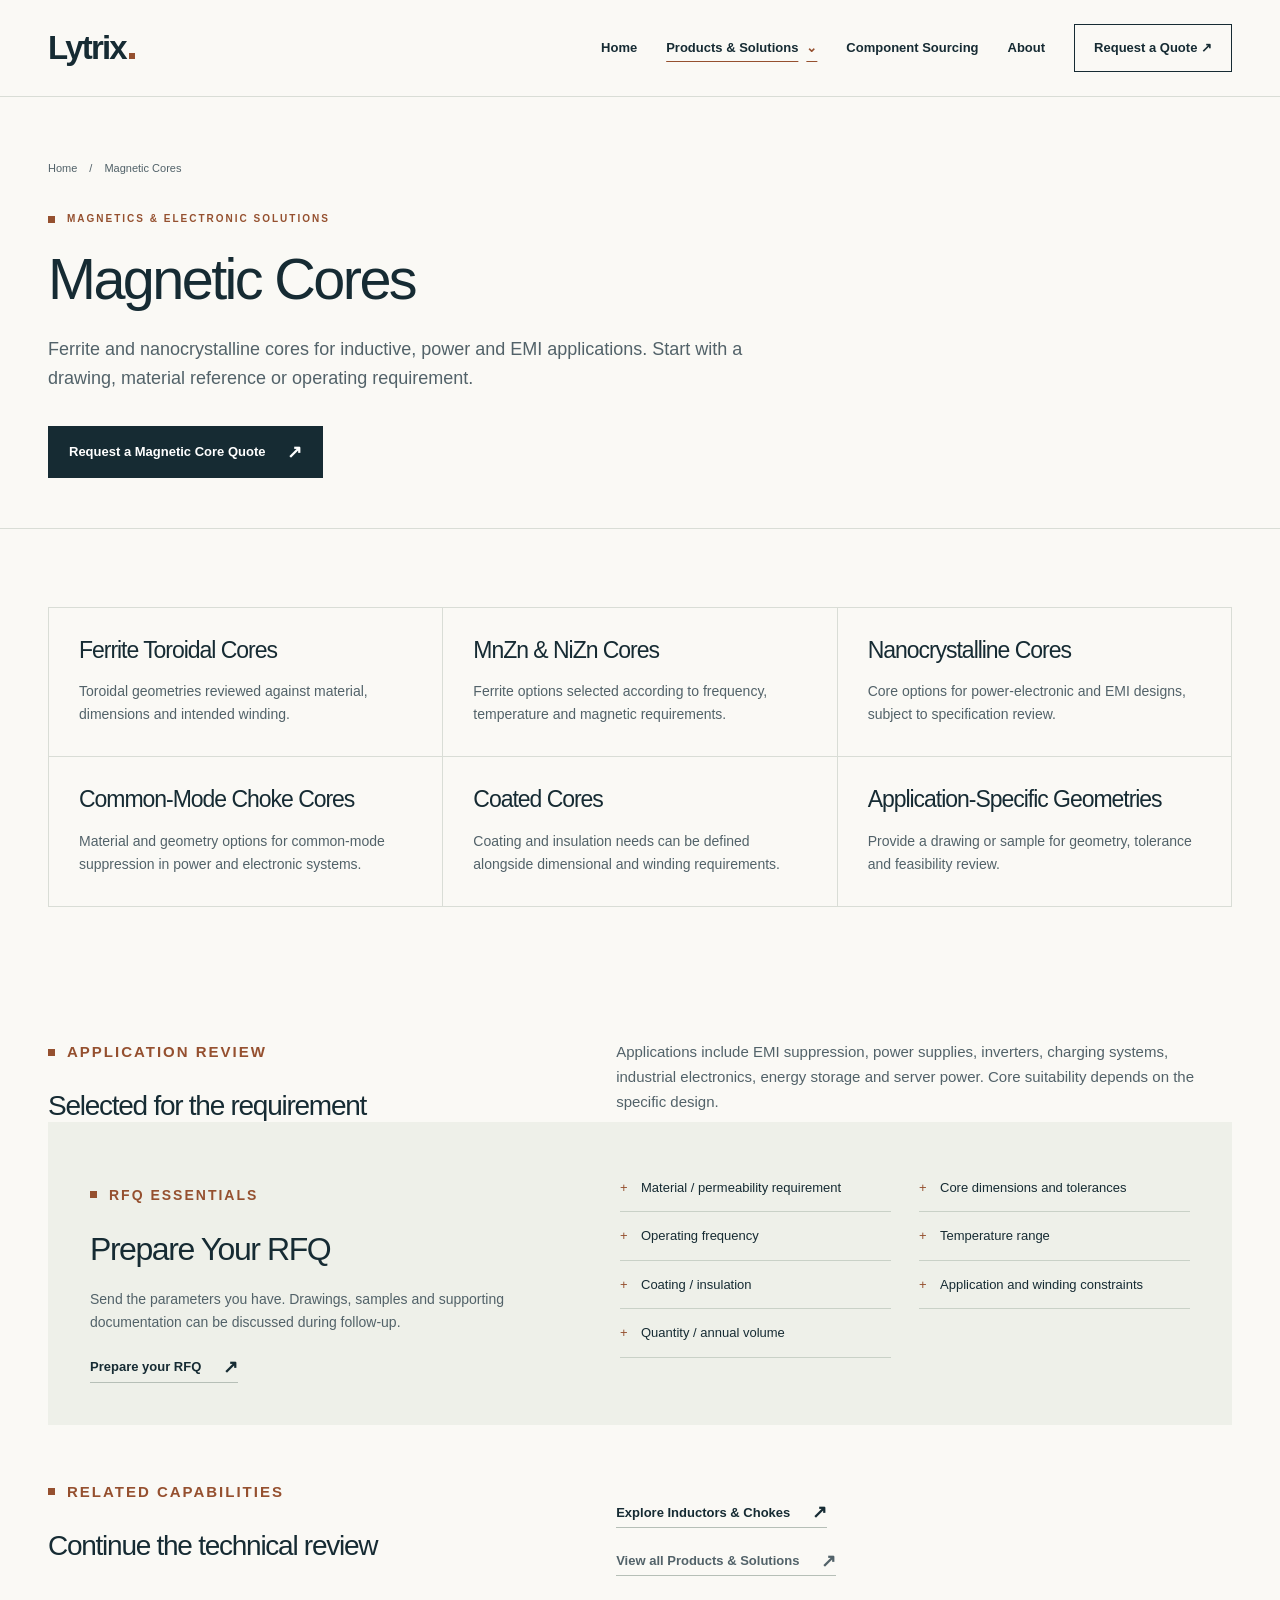
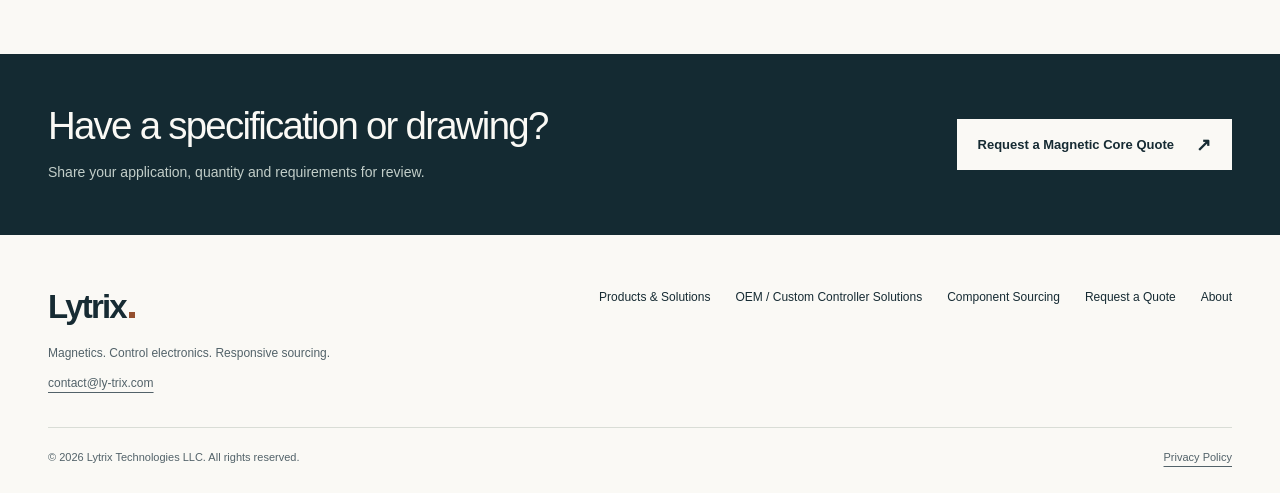
<file: magnetic-cores.html>
<!doctype html>
<html lang="en" class="no-js">
<head>
  <meta charset="utf-8">
  <meta name="viewport" content="width=device-width, initial-scale=1">
  <title>Ferrite &amp; Nanocrystalline Magnetic Cores | Lytrix</title>
  <meta name="description" content="Specification-based sourcing of ferrite toroidal, MnZn, NiZn, nanocrystalline, coated and application-specific magnetic cores for power and EMI designs.">
  <link rel="canonical" href="https://ly-trix.com/magnetic-cores.html">
  
  <meta property="og:type" content="website">
  <meta property="og:site_name" content="Lytrix">
  <meta property="og:title" content="Ferrite &amp; Nanocrystalline Magnetic Cores | Lytrix">
  <meta property="og:description" content="Specification-based sourcing of ferrite toroidal, MnZn, NiZn, nanocrystalline, coated and application-specific magnetic cores for power and EMI designs.">
  <meta property="og:url" content="https://ly-trix.com/magnetic-cores.html">
  <meta property="og:locale" content="en_US">
  <meta property="og:image" content="https://ly-trix.com/assets/social-card.png">
  <meta property="og:image:width" content="1200">
  <meta property="og:image:height" content="630">
  <meta property="og:image:alt" content="Lytrix — Magnetics, control electronics and component sourcing">
  <meta name="twitter:card" content="summary_large_image">
  <meta name="theme-color" content="#162b33">
  <link rel="icon" href="assets/favicon.svg" type="image/svg+xml">
  <link rel="stylesheet" href="assets/site.css">
  <script>document.documentElement.classList.remove('no-js');</script>
  <script src="assets/site.js" defer></script>
  <script type="application/ld+json">{"@context":"https://schema.org","@type":"Organization","name":"Lytrix","legalName":"Lytrix Technologies LLC","brand":{"@type":"Brand","name":"Lytrix"},"url":"https://ly-trix.com","email":"contact@ly-trix.com"}</script>
  <script type="application/ld+json">{"@context":"https://schema.org","@type":"BreadcrumbList","itemListElement":[{"@type":"ListItem","position":1,"name":"Home","item":"https://ly-trix.com/"},{"@type":"ListItem","position":2,"name":"Magnetic Cores","item":"https://ly-trix.com/magnetic-cores.html"}]}</script>
</head>
<body>
<a class="skip-link" href="#main">Skip to content</a>
<header class="site-header"><div class="container header-inner"><a class="wordmark" href="index.html" aria-label="Lytrix home">Lytrix<span class="mark-dot" aria-hidden="true"></span></a><button class="menu-toggle" type="button" aria-expanded="false" aria-controls="primary-navigation" hidden>Menu <span aria-hidden="true">☰</span></button><nav class="primary-nav" id="primary-navigation" aria-label="Primary navigation"><a href="index.html">Home</a><details class="solutions-nav" data-current="true"><summary>Products &amp; Solutions</summary><div class="solutions-dropdown"><a href="magnetic-materials.html">Magnetic Materials</a><a href="magnetic-cores.html" aria-current="page">Magnetic Cores</a><a href="inductors-chokes.html">Inductors &amp; Chokes</a><a href="emi-filters.html">EMI / EMC Filters</a><a href="controller-solutions.html">OEM / Custom Controller Solutions</a></div></details><a href="component-sourcing.html">Component Sourcing</a><a href="about.html">About</a><a href="request-a-quote.html" class="nav-cta">Request a Quote <span aria-hidden="true">↗</span></a></nav></div></header>
<main id="main" tabindex="-1"><section class="page-intro"><div class="container"><nav class="breadcrumb" aria-label="Breadcrumb"><a href="index.html">Home</a><span aria-hidden="true">/</span><span>Magnetic Cores</span></nav><p class="eyebrow">Magnetics &amp; Electronic Solutions</p><h1>Magnetic Cores</h1><p class="lead">Ferrite and nanocrystalline cores for inductive, power and EMI applications. Start with a drawing, material reference or operating requirement.</p><div class="actions"><a class="button cta-request-quote" href="request-a-quote.html?line=Magnetic%20Cores">Request a Magnetic Core Quote<span class="arrow" aria-hidden="true">↗</span></a></div></div></section><div class="container"><section class="section" aria-label="Magnetic Cores options"><div class="sourcing-grid"><article class="sourcing-card"><h2>Ferrite Toroidal Cores</h2><p>Toroidal geometries reviewed against material, dimensions and intended winding.</p></article><article class="sourcing-card"><h2>MnZn &amp; NiZn Cores</h2><p>Ferrite options selected according to frequency, temperature and magnetic requirements.</p></article><article class="sourcing-card"><h2>Nanocrystalline Cores</h2><p>Core options for power-electronic and EMI designs, subject to specification review.</p></article><article class="sourcing-card"><h2>Common-Mode Choke Cores</h2><p>Material and geometry options for common-mode suppression in power and electronic systems.</p></article><article class="sourcing-card"><h2>Coated Cores</h2><p>Coating and insulation needs can be defined alongside dimensional and winding requirements.</p></article><article class="sourcing-card"><h2>Application-Specific Geometries</h2><p>Provide a drawing or sample for geometry, tolerance and feasibility review.</p></article></div></section>
  
  <section class="support-note"><div><p class="eyebrow">Application review</p><h2>Selected for the requirement</h2></div><div><p>Applications include EMI suppression, power supplies, inverters, charging systems, industrial electronics, energy storage and server power. Core suitability depends on the specific design.</p></div></section>
  <section class="requirements" aria-label="Prepare Your RFQ"><div><p class="eyebrow">RFQ essentials</p><h2>Prepare Your RFQ</h2><p>Send the parameters you have. Drawings, samples and supporting documentation can be discussed during follow-up.</p><a class="text-link cta-request-quote" href="request-a-quote.html?line=Magnetic%20Cores">Prepare your RFQ<span class="arrow" aria-hidden="true">↗</span></a></div><ul class="checklist"><li>Material / permeability requirement</li><li>Core dimensions and tolerances</li><li>Operating frequency</li><li>Temperature range</li><li>Coating / insulation</li><li>Application and winding constraints</li><li>Quantity / annual volume</li></ul></section>
  <section class="section support-note"><div><p class="eyebrow">Related capabilities</p><h2>Continue the technical review</h2></div><div><a class="text-link" href="inductors-chokes.html">Explore Inductors &amp; Chokes<span class="arrow" aria-hidden="true">↗</span></a><p><a class="text-link" href="magnetic-solutions.html">View all Products &amp; Solutions<span class="arrow" aria-hidden="true">↗</span></a></p></div></section></div>
  <section class="cta-band"><div class="container cta-inner"><div><h2>Have a specification or drawing?</h2><p>Share your application, quantity and requirements for review.</p></div><a class="button cta-request-quote" href="request-a-quote.html?line=Magnetic%20Cores">Request a Magnetic Core Quote<span class="arrow" aria-hidden="true">↗</span></a></div></section></main>
<footer class="site-footer"><div class="container"><div class="footer-top"><div><a class="wordmark" href="index.html" aria-label="Lytrix home">Lytrix<span class="mark-dot" aria-hidden="true"></span></a><p>Magnetics. Control electronics. Responsive sourcing.</p><p class="contact-detail"><a href="mailto:contact@ly-trix.com">contact@ly-trix.com</a></p></div><nav class="footer-nav" aria-label="Footer navigation"><a href="magnetic-solutions.html">Products & Solutions</a><a href="controller-solutions.html">OEM / Custom Controller Solutions</a><a href="component-sourcing.html">Component Sourcing</a><a href="request-a-quote.html">Request a Quote</a><a href="about.html">About</a></nav></div><div class="footer-bottom"><span>© 2026 Lytrix Technologies LLC. All rights reserved.</span><a href="privacy-policy.html">Privacy Policy</a></div></div></footer>

</body></html>
</file>
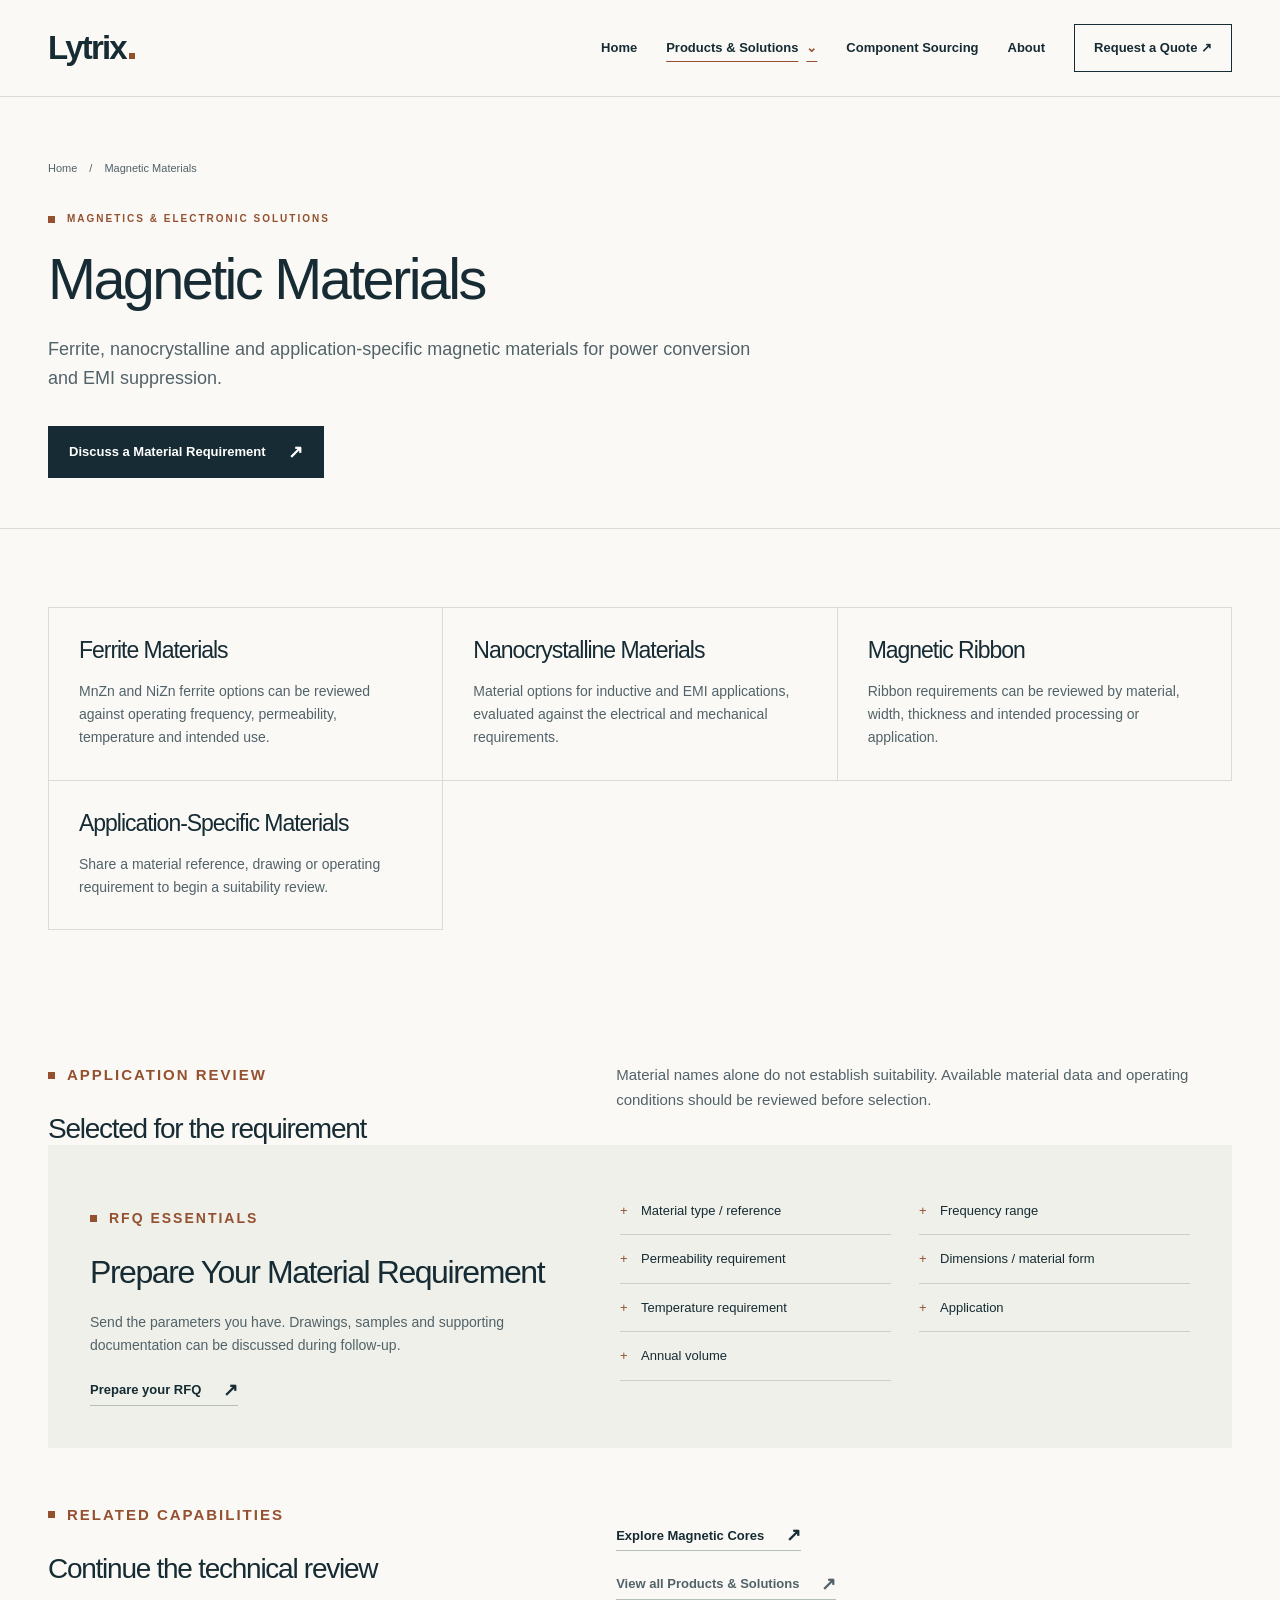
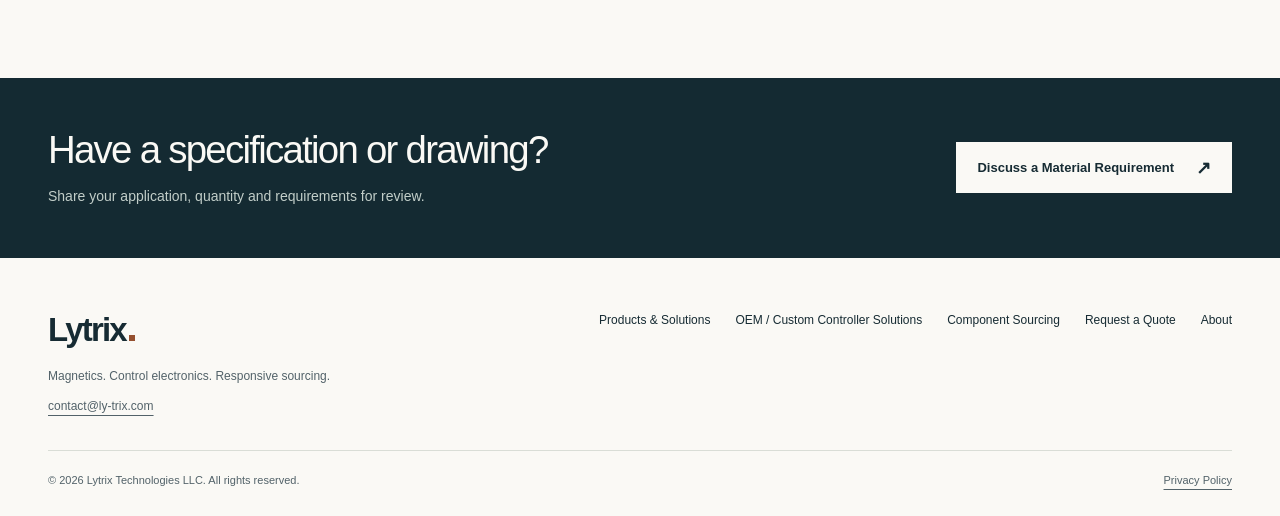
<file: magnetic-materials.html>
<!doctype html>
<html lang="en" class="no-js">
<head>
  <meta charset="utf-8">
  <meta name="viewport" content="width=device-width, initial-scale=1">
  <title>Magnetic Materials &amp; Nanocrystalline Solutions | Lytrix</title>
  <meta name="description" content="Ferrite, MnZn, NiZn and nanocrystalline magnetic materials, including ribbon, reviewed against frequency, geometry and application requirements.">
  <link rel="canonical" href="https://ly-trix.com/magnetic-materials.html">
  
  <meta property="og:type" content="website">
  <meta property="og:site_name" content="Lytrix">
  <meta property="og:title" content="Magnetic Materials &amp; Nanocrystalline Solutions | Lytrix">
  <meta property="og:description" content="Ferrite, MnZn, NiZn and nanocrystalline magnetic materials, including ribbon, reviewed against frequency, geometry and application requirements.">
  <meta property="og:url" content="https://ly-trix.com/magnetic-materials.html">
  <meta property="og:locale" content="en_US">
  <meta property="og:image" content="https://ly-trix.com/assets/social-card.png">
  <meta property="og:image:width" content="1200">
  <meta property="og:image:height" content="630">
  <meta property="og:image:alt" content="Lytrix — Magnetics, control electronics and component sourcing">
  <meta name="twitter:card" content="summary_large_image">
  <meta name="theme-color" content="#162b33">
  <link rel="icon" href="assets/favicon.svg" type="image/svg+xml">
  <link rel="stylesheet" href="assets/site.css">
  <script>document.documentElement.classList.remove('no-js');</script>
  <script src="assets/site.js" defer></script>
  <script type="application/ld+json">{"@context":"https://schema.org","@type":"Organization","name":"Lytrix","legalName":"Lytrix Technologies LLC","brand":{"@type":"Brand","name":"Lytrix"},"url":"https://ly-trix.com","email":"contact@ly-trix.com"}</script>
  <script type="application/ld+json">{"@context":"https://schema.org","@type":"BreadcrumbList","itemListElement":[{"@type":"ListItem","position":1,"name":"Home","item":"https://ly-trix.com/"},{"@type":"ListItem","position":2,"name":"Magnetic Materials","item":"https://ly-trix.com/magnetic-materials.html"}]}</script>
</head>
<body>
<a class="skip-link" href="#main">Skip to content</a>
<header class="site-header"><div class="container header-inner"><a class="wordmark" href="index.html" aria-label="Lytrix home">Lytrix<span class="mark-dot" aria-hidden="true"></span></a><button class="menu-toggle" type="button" aria-expanded="false" aria-controls="primary-navigation" hidden>Menu <span aria-hidden="true">☰</span></button><nav class="primary-nav" id="primary-navigation" aria-label="Primary navigation"><a href="index.html">Home</a><details class="solutions-nav" data-current="true"><summary>Products &amp; Solutions</summary><div class="solutions-dropdown"><a href="magnetic-materials.html" aria-current="page">Magnetic Materials</a><a href="magnetic-cores.html">Magnetic Cores</a><a href="inductors-chokes.html">Inductors &amp; Chokes</a><a href="emi-filters.html">EMI / EMC Filters</a><a href="controller-solutions.html">OEM / Custom Controller Solutions</a></div></details><a href="component-sourcing.html">Component Sourcing</a><a href="about.html">About</a><a href="request-a-quote.html" class="nav-cta">Request a Quote <span aria-hidden="true">↗</span></a></nav></div></header>
<main id="main" tabindex="-1"><section class="page-intro"><div class="container"><nav class="breadcrumb" aria-label="Breadcrumb"><a href="index.html">Home</a><span aria-hidden="true">/</span><span>Magnetic Materials</span></nav><p class="eyebrow">Magnetics &amp; Electronic Solutions</p><h1>Magnetic Materials</h1><p class="lead">Ferrite, nanocrystalline and application-specific magnetic materials for power conversion and EMI suppression.</p><div class="actions"><a class="button cta-request-quote" href="request-a-quote.html?line=Magnetic%20Materials">Discuss a Material Requirement<span class="arrow" aria-hidden="true">↗</span></a></div></div></section><div class="container"><section class="section" aria-label="Magnetic Materials options"><div class="sourcing-grid"><article class="sourcing-card"><h2>Ferrite Materials</h2><p>MnZn and NiZn ferrite options can be reviewed against operating frequency, permeability, temperature and intended use.</p></article><article class="sourcing-card"><h2>Nanocrystalline Materials</h2><p>Material options for inductive and EMI applications, evaluated against the electrical and mechanical requirements.</p></article><article class="sourcing-card"><h2>Magnetic Ribbon</h2><p>Ribbon requirements can be reviewed by material, width, thickness and intended processing or application.</p></article><article class="sourcing-card"><h2>Application-Specific Materials</h2><p>Share a material reference, drawing or operating requirement to begin a suitability review.</p></article></div></section>
  
  <section class="support-note"><div><p class="eyebrow">Application review</p><h2>Selected for the requirement</h2></div><div><p>Material names alone do not establish suitability. Available material data and operating conditions should be reviewed before selection.</p></div></section>
  <section class="requirements" aria-label="Prepare Your Material Requirement"><div><p class="eyebrow">RFQ essentials</p><h2>Prepare Your Material Requirement</h2><p>Send the parameters you have. Drawings, samples and supporting documentation can be discussed during follow-up.</p><a class="text-link cta-request-quote" href="request-a-quote.html?line=Magnetic%20Materials">Prepare your RFQ<span class="arrow" aria-hidden="true">↗</span></a></div><ul class="checklist"><li>Material type / reference</li><li>Frequency range</li><li>Permeability requirement</li><li>Dimensions / material form</li><li>Temperature requirement</li><li>Application</li><li>Annual volume</li></ul></section>
  <section class="section support-note"><div><p class="eyebrow">Related capabilities</p><h2>Continue the technical review</h2></div><div><a class="text-link" href="magnetic-cores.html">Explore Magnetic Cores<span class="arrow" aria-hidden="true">↗</span></a><p><a class="text-link" href="magnetic-solutions.html">View all Products &amp; Solutions<span class="arrow" aria-hidden="true">↗</span></a></p></div></section></div>
  <section class="cta-band"><div class="container cta-inner"><div><h2>Have a specification or drawing?</h2><p>Share your application, quantity and requirements for review.</p></div><a class="button cta-request-quote" href="request-a-quote.html?line=Magnetic%20Materials">Discuss a Material Requirement<span class="arrow" aria-hidden="true">↗</span></a></div></section></main>
<footer class="site-footer"><div class="container"><div class="footer-top"><div><a class="wordmark" href="index.html" aria-label="Lytrix home">Lytrix<span class="mark-dot" aria-hidden="true"></span></a><p>Magnetics. Control electronics. Responsive sourcing.</p><p class="contact-detail"><a href="mailto:contact@ly-trix.com">contact@ly-trix.com</a></p></div><nav class="footer-nav" aria-label="Footer navigation"><a href="magnetic-solutions.html">Products & Solutions</a><a href="controller-solutions.html">OEM / Custom Controller Solutions</a><a href="component-sourcing.html">Component Sourcing</a><a href="request-a-quote.html">Request a Quote</a><a href="about.html">About</a></nav></div><div class="footer-bottom"><span>© 2026 Lytrix Technologies LLC. All rights reserved.</span><a href="privacy-policy.html">Privacy Policy</a></div></div></footer>

</body></html>
</file>
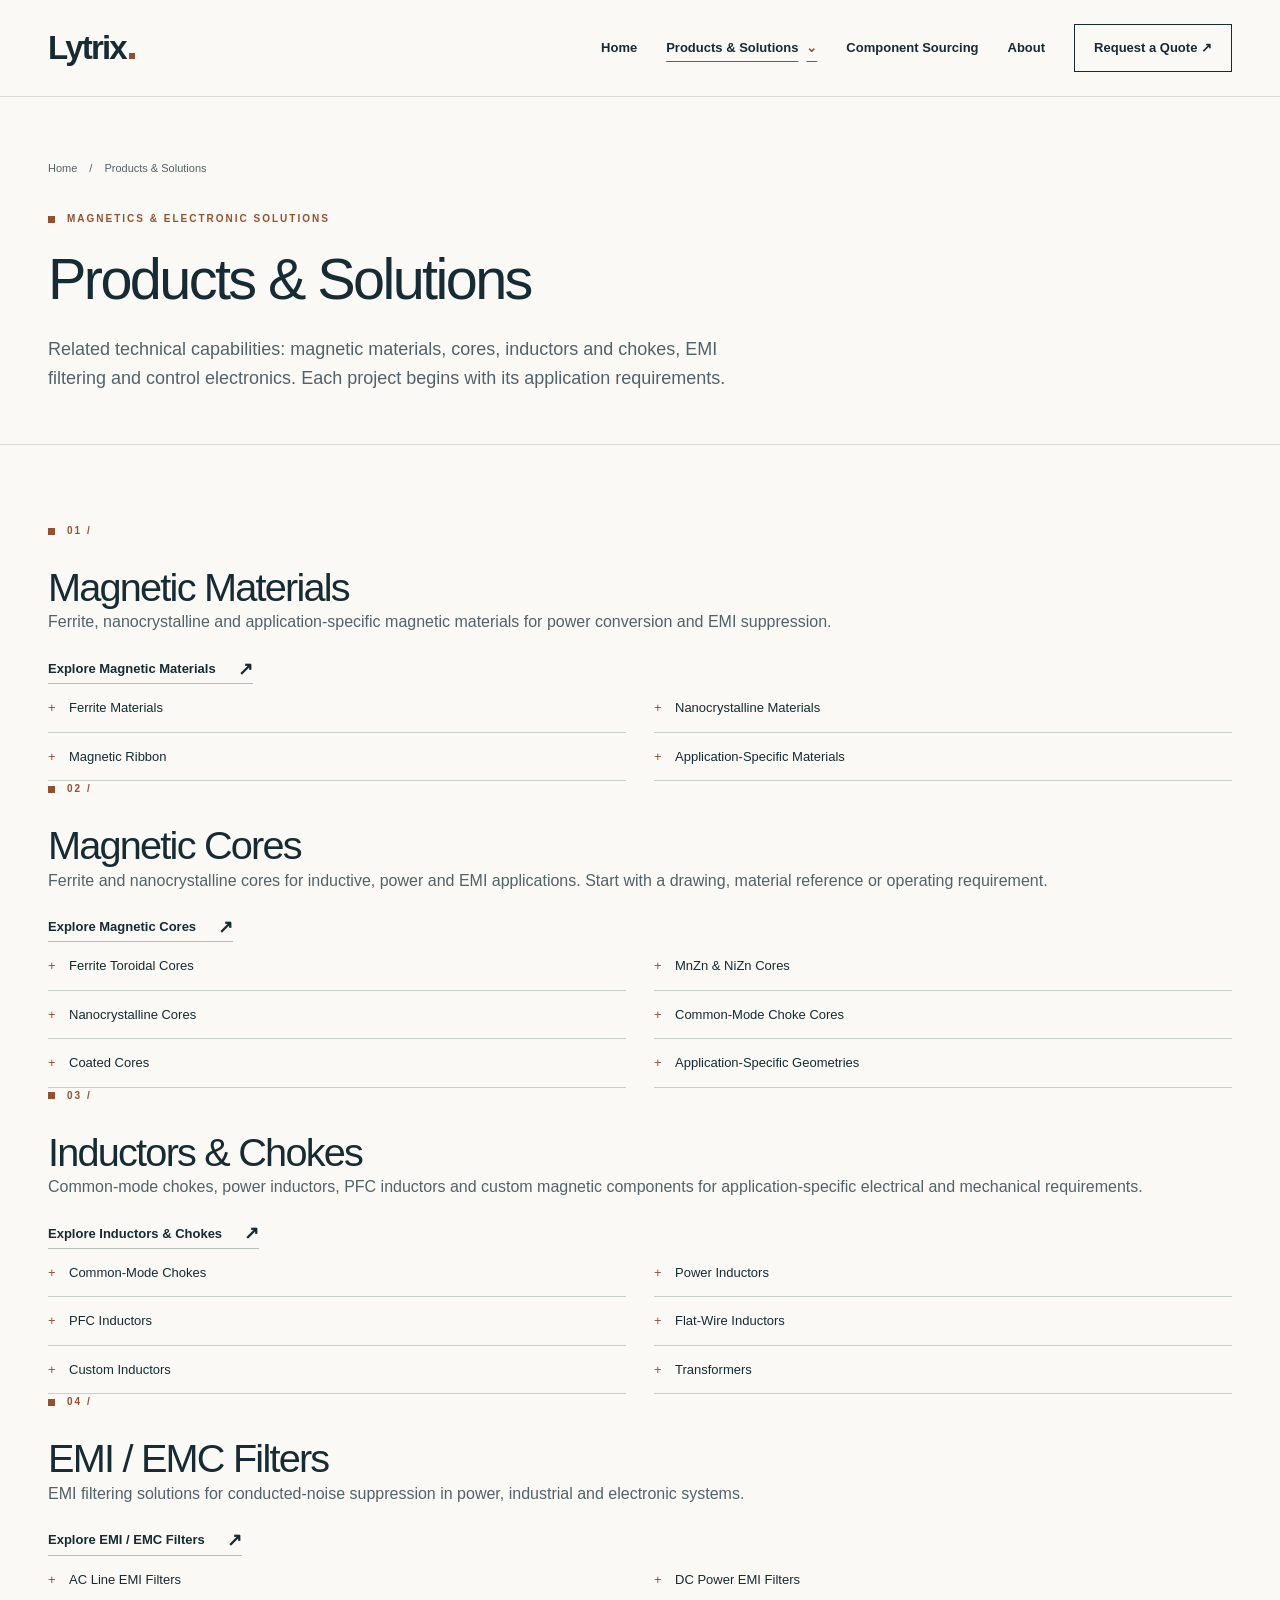
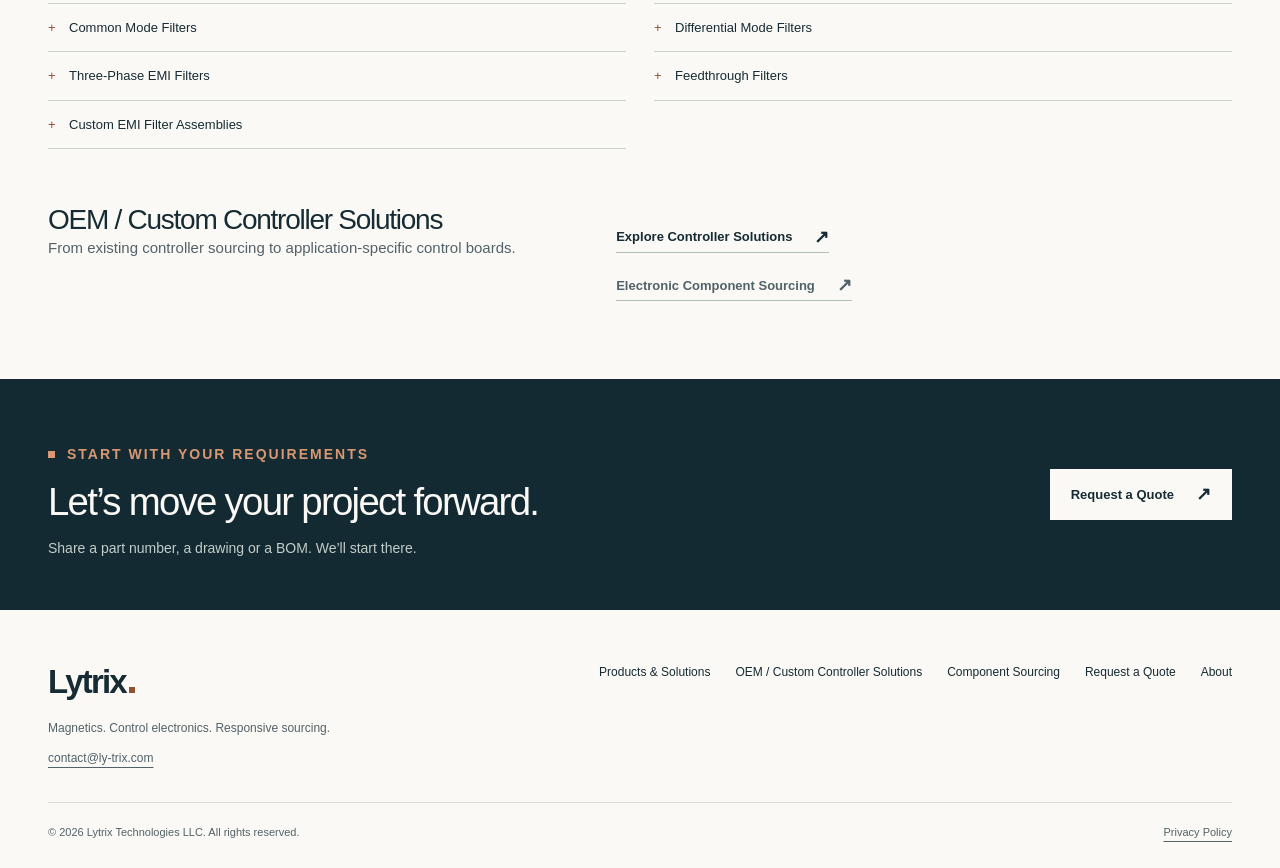
<file: magnetic-solutions.html>
<!doctype html>
<html lang="en" class="no-js">
<head>
  <meta charset="utf-8">
  <meta name="viewport" content="width=device-width, initial-scale=1">
  <title>Products &amp; Solutions | Lytrix</title>
  <meta name="description" content="Explore magnetic materials, ferrite and nanocrystalline cores, inductors, common-mode chokes and EMI / EMC filters for industrial and power-electronic applications.">
  <link rel="canonical" href="https://ly-trix.com/magnetic-solutions.html">
  
  <meta property="og:type" content="website">
  <meta property="og:site_name" content="Lytrix">
  <meta property="og:title" content="Products &amp; Solutions | Lytrix">
  <meta property="og:description" content="Explore magnetic materials, ferrite and nanocrystalline cores, inductors, common-mode chokes and EMI / EMC filters for industrial and power-electronic applications.">
  <meta property="og:url" content="https://ly-trix.com/magnetic-solutions.html">
  <meta property="og:locale" content="en_US">
  <meta property="og:image" content="https://ly-trix.com/assets/social-card.png">
  <meta property="og:image:width" content="1200">
  <meta property="og:image:height" content="630">
  <meta property="og:image:alt" content="Lytrix — Magnetics, control electronics and component sourcing">
  <meta name="twitter:card" content="summary_large_image">
  <meta name="theme-color" content="#162b33">
  <link rel="icon" href="assets/favicon.svg" type="image/svg+xml">
  <link rel="stylesheet" href="assets/site.css">
  <script>document.documentElement.classList.remove('no-js');</script>
  <script src="assets/site.js" defer></script>
  <script type="application/ld+json">{"@context":"https://schema.org","@type":"Organization","name":"Lytrix","legalName":"Lytrix Technologies LLC","brand":{"@type":"Brand","name":"Lytrix"},"url":"https://ly-trix.com","email":"contact@ly-trix.com"}</script>
  <script type="application/ld+json">{"@context":"https://schema.org","@type":"BreadcrumbList","itemListElement":[{"@type":"ListItem","position":1,"name":"Home","item":"https://ly-trix.com/"},{"@type":"ListItem","position":2,"name":"Products & Solutions","item":"https://ly-trix.com/magnetic-solutions.html"}]}</script>
</head>
<body>
<a class="skip-link" href="#main">Skip to content</a>
<header class="site-header"><div class="container header-inner"><a class="wordmark" href="index.html" aria-label="Lytrix home">Lytrix<span class="mark-dot" aria-hidden="true"></span></a><button class="menu-toggle" type="button" aria-expanded="false" aria-controls="primary-navigation" hidden>Menu <span aria-hidden="true">☰</span></button><nav class="primary-nav" id="primary-navigation" aria-label="Primary navigation"><a href="index.html">Home</a><details class="solutions-nav" data-current="true"><summary>Products &amp; Solutions</summary><div class="solutions-dropdown"><a href="magnetic-materials.html">Magnetic Materials</a><a href="magnetic-cores.html">Magnetic Cores</a><a href="inductors-chokes.html">Inductors &amp; Chokes</a><a href="emi-filters.html">EMI / EMC Filters</a><a href="controller-solutions.html">OEM / Custom Controller Solutions</a></div></details><a href="component-sourcing.html">Component Sourcing</a><a href="about.html">About</a><a href="request-a-quote.html" class="nav-cta">Request a Quote <span aria-hidden="true">↗</span></a></nav></div></header>
<main id="main" tabindex="-1"><section class="page-intro"><div class="container"><nav class="breadcrumb" aria-label="Breadcrumb"><a href="index.html">Home</a><span aria-hidden="true">/</span><span>Products &amp; Solutions</span></nav><p class="eyebrow">Magnetics &amp; Electronic Solutions</p><h1>Products &amp; Solutions</h1><p class="lead">Related technical capabilities: magnetic materials, cores, inductors and chokes, EMI filtering and control electronics. Each project begins with its application requirements.</p></div></section><div class="container section"><section id="magnetic-materials" class="magnetic-area"><div><p class="eyebrow">01 /</p><h2>Magnetic Materials</h2><p>Ferrite, nanocrystalline and application-specific magnetic materials for power conversion and EMI suppression.</p><a class="text-link" href="magnetic-materials.html">Explore Magnetic Materials<span class="arrow" aria-hidden="true">↗</span></a></div><ul class="checklist"><li>Ferrite Materials</li><li>Nanocrystalline Materials</li><li>Magnetic Ribbon</li><li>Application-Specific Materials</li></ul></section><section id="magnetic-cores" class="magnetic-area"><div><p class="eyebrow">02 /</p><h2>Magnetic Cores</h2><p>Ferrite and nanocrystalline cores for inductive, power and EMI applications. Start with a drawing, material reference or operating requirement.</p><a class="text-link" href="magnetic-cores.html">Explore Magnetic Cores<span class="arrow" aria-hidden="true">↗</span></a></div><ul class="checklist"><li>Ferrite Toroidal Cores</li><li>MnZn &amp; NiZn Cores</li><li>Nanocrystalline Cores</li><li>Common-Mode Choke Cores</li><li>Coated Cores</li><li>Application-Specific Geometries</li></ul></section><section id="inductive-components" class="magnetic-area"><div><p class="eyebrow">03 /</p><h2>Inductors &amp; Chokes</h2><p>Common-mode chokes, power inductors, PFC inductors and custom magnetic components for application-specific electrical and mechanical requirements.</p><a class="text-link" href="inductors-chokes.html">Explore Inductors &amp; Chokes<span class="arrow" aria-hidden="true">↗</span></a></div><ul class="checklist"><li>Common-Mode Chokes</li><li>Power Inductors</li><li>PFC Inductors</li><li>Flat-Wire Inductors</li><li>Custom Inductors</li><li>Transformers</li></ul></section><section id="emi-filters" class="magnetic-area"><div><p class="eyebrow">04 /</p><h2>EMI / EMC Filters</h2><p>EMI filtering solutions for conducted-noise suppression in power, industrial and electronic systems.</p><a class="text-link" href="emi-filters.html">Explore EMI / EMC Filters<span class="arrow" aria-hidden="true">↗</span></a></div><ul class="checklist"><li>AC Line EMI Filters</li><li>DC Power EMI Filters</li><li>Common Mode Filters</li><li>Differential Mode Filters</li><li>Three-Phase EMI Filters</li><li>Feedthrough Filters</li><li>Custom EMI Filter Assemblies</li></ul></section><section class="support-note"><div><h2>OEM / Custom Controller Solutions</h2><p>From existing controller sourcing to application-specific control boards.</p></div><div><a class="text-link" href="controller-solutions.html">Explore Controller Solutions<span class="arrow" aria-hidden="true">↗</span></a><p><a class="text-link" href="component-sourcing.html">Electronic Component Sourcing<span class="arrow" aria-hidden="true">↗</span></a></p></div></section></div><section class="cta-band"><div class="container cta-inner"><div><p class="eyebrow">Start with your requirements</p><h2>Let’s move your project forward.</h2><p>Share a part number, a drawing or a BOM. We’ll start there.</p></div><a class="button cta-request-quote" href="request-a-quote.html">Request a Quote<span class="arrow" aria-hidden="true">↗</span></a></div></section></main>
<footer class="site-footer"><div class="container"><div class="footer-top"><div><a class="wordmark" href="index.html" aria-label="Lytrix home">Lytrix<span class="mark-dot" aria-hidden="true"></span></a><p>Magnetics. Control electronics. Responsive sourcing.</p><p class="contact-detail"><a href="mailto:contact@ly-trix.com">contact@ly-trix.com</a></p></div><nav class="footer-nav" aria-label="Footer navigation"><a href="magnetic-solutions.html">Products & Solutions</a><a href="controller-solutions.html">OEM / Custom Controller Solutions</a><a href="component-sourcing.html">Component Sourcing</a><a href="request-a-quote.html">Request a Quote</a><a href="about.html">About</a></nav></div><div class="footer-bottom"><span>© 2026 Lytrix Technologies LLC. All rights reserved.</span><a href="privacy-policy.html">Privacy Policy</a></div></div></footer>

</body></html>
</file>
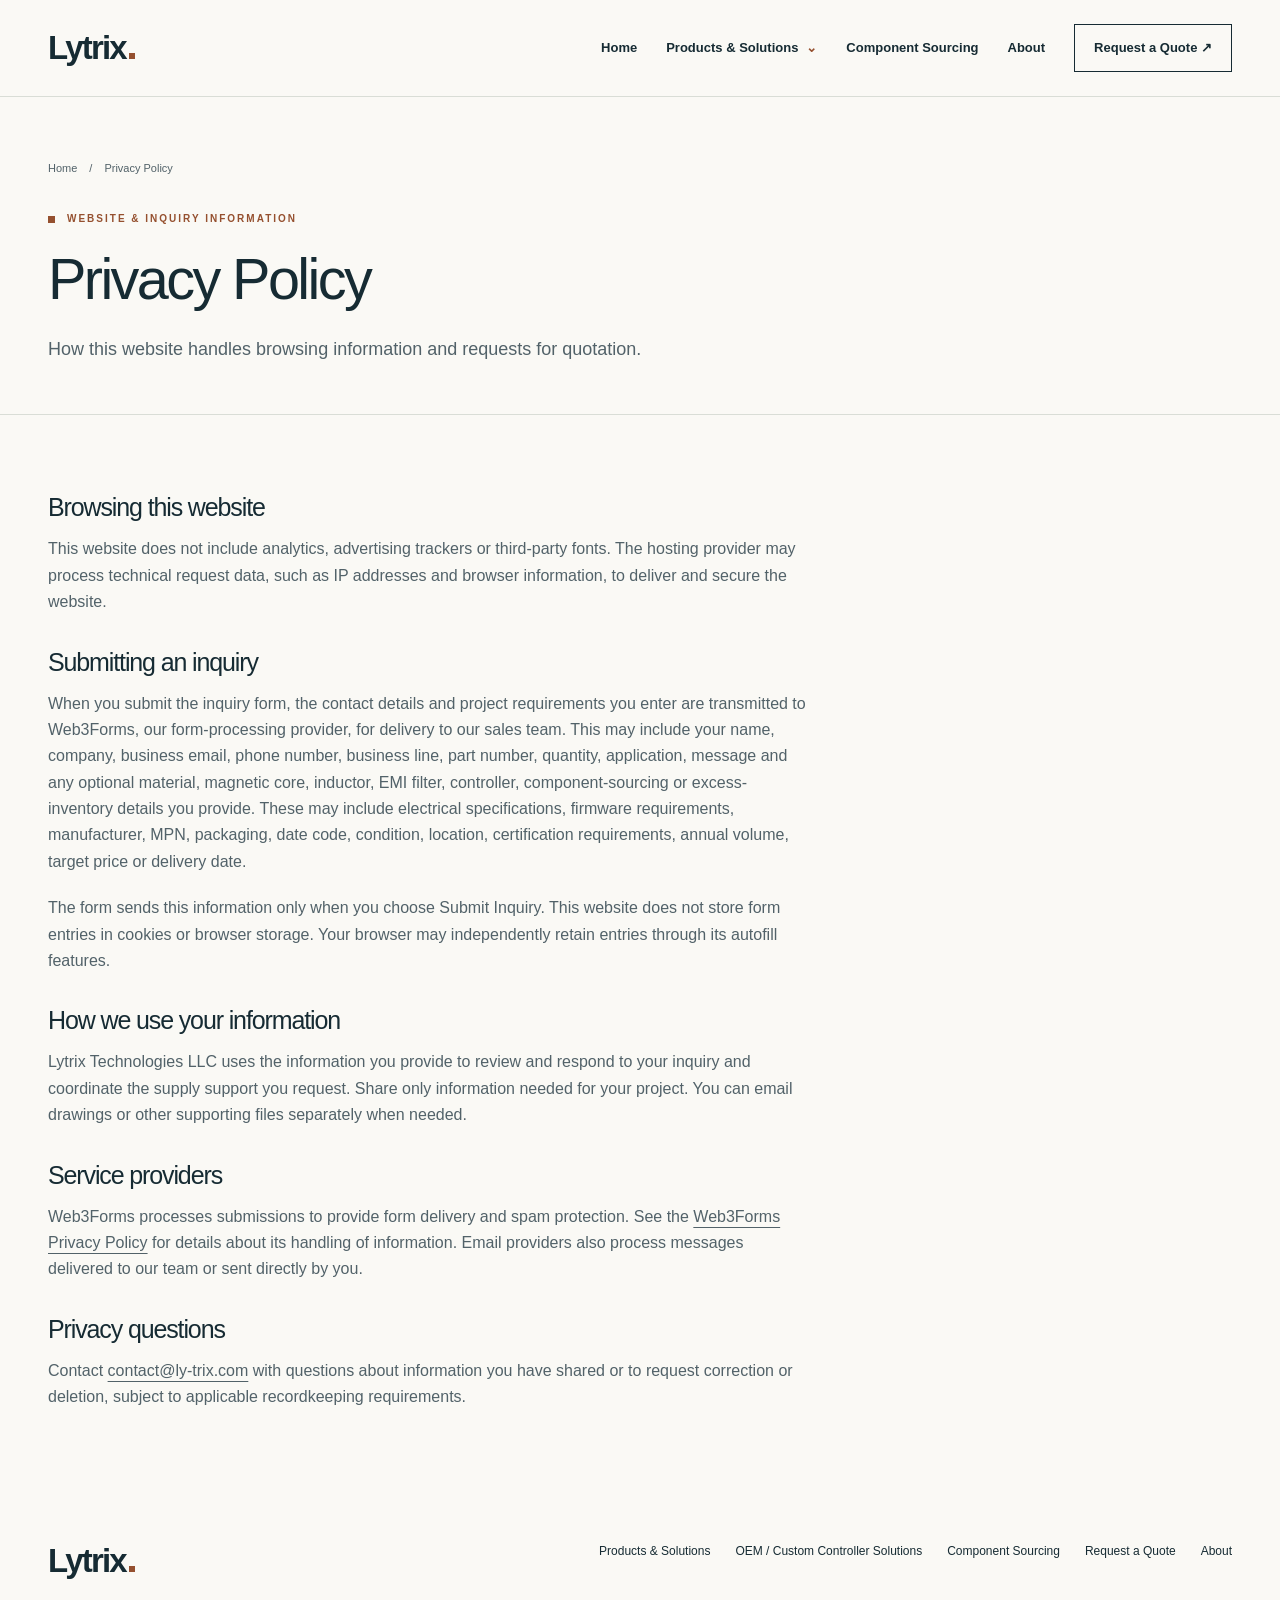
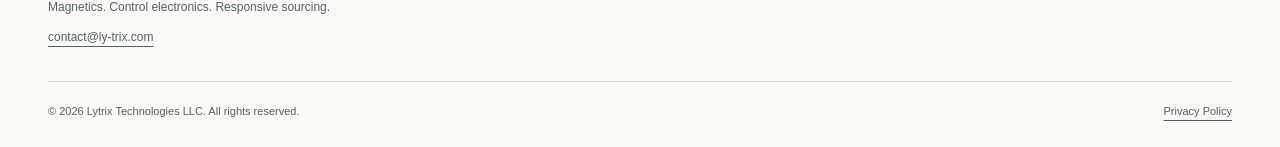
<file: privacy-policy.html>
<!doctype html>
<html lang="en" class="no-js">
<head>
  <meta charset="utf-8">
  <meta name="viewport" content="width=device-width, initial-scale=1">
  <title>Privacy Policy | Lytrix</title>
  <meta name="description" content="Learn how the Lytrix website handles browsing information and requests for quotation, including online submissions through Web3Forms.">
  <link rel="canonical" href="https://ly-trix.com/privacy-policy.html">
  
  <meta property="og:type" content="website">
  <meta property="og:site_name" content="Lytrix">
  <meta property="og:title" content="Privacy Policy | Lytrix">
  <meta property="og:description" content="Learn how the Lytrix website handles browsing information and requests for quotation, including online submissions through Web3Forms.">
  <meta property="og:url" content="https://ly-trix.com/privacy-policy.html">
  <meta property="og:locale" content="en_US">
  <meta property="og:image" content="https://ly-trix.com/assets/social-card.png">
  <meta property="og:image:width" content="1200">
  <meta property="og:image:height" content="630">
  <meta property="og:image:alt" content="Lytrix — Magnetics, control electronics and component sourcing">
  <meta name="twitter:card" content="summary_large_image">
  <meta name="theme-color" content="#162b33">
  <link rel="icon" href="assets/favicon.svg" type="image/svg+xml">
  <link rel="stylesheet" href="assets/site.css">
  <script>document.documentElement.classList.remove('no-js');</script>
  <script src="assets/site.js" defer></script>
  <script type="application/ld+json">{"@context":"https://schema.org","@type":"Organization","name":"Lytrix","legalName":"Lytrix Technologies LLC","brand":{"@type":"Brand","name":"Lytrix"},"url":"https://ly-trix.com","email":"contact@ly-trix.com"}</script>
  <script type="application/ld+json">{"@context":"https://schema.org","@type":"BreadcrumbList","itemListElement":[{"@type":"ListItem","position":1,"name":"Home","item":"https://ly-trix.com/"},{"@type":"ListItem","position":2,"name":"Privacy Policy","item":"https://ly-trix.com/privacy-policy.html"}]}</script>
</head>
<body>
<a class="skip-link" href="#main">Skip to content</a>
<header class="site-header"><div class="container header-inner"><a class="wordmark" href="index.html" aria-label="Lytrix home">Lytrix<span class="mark-dot" aria-hidden="true"></span></a><button class="menu-toggle" type="button" aria-expanded="false" aria-controls="primary-navigation" hidden>Menu <span aria-hidden="true">☰</span></button><nav class="primary-nav" id="primary-navigation" aria-label="Primary navigation"><a href="index.html">Home</a><details class="solutions-nav"><summary>Products &amp; Solutions</summary><div class="solutions-dropdown"><a href="magnetic-materials.html">Magnetic Materials</a><a href="magnetic-cores.html">Magnetic Cores</a><a href="inductors-chokes.html">Inductors &amp; Chokes</a><a href="emi-filters.html">EMI / EMC Filters</a><a href="controller-solutions.html">OEM / Custom Controller Solutions</a></div></details><a href="component-sourcing.html">Component Sourcing</a><a href="about.html">About</a><a href="request-a-quote.html" class="nav-cta">Request a Quote <span aria-hidden="true">↗</span></a></nav></div></header>
<main id="main" tabindex="-1"><section class="page-intro"><div class="container"><nav class="breadcrumb" aria-label="Breadcrumb"><a href="index.html">Home</a><span aria-hidden="true">/</span><span>Privacy Policy</span></nav><p class="eyebrow">Website &amp; inquiry information</p><h1>Privacy Policy</h1><p class="lead">How this website handles browsing information and requests for quotation.</p></div></section><div class="container section"><div class="prose">
  <h2>Browsing this website</h2><p>This website does not include analytics, advertising trackers or third-party fonts. The hosting provider may process technical request data, such as IP addresses and browser information, to deliver and secure the website.</p>
  <h2>Submitting an inquiry</h2><p>When you submit the inquiry form, the contact details and project requirements you enter are transmitted to Web3Forms, our form-processing provider, for delivery to our sales team. This may include your name, company, business email, phone number, business line, part number, quantity, application, message and any optional material, magnetic core, inductor, EMI filter, controller, component-sourcing or excess-inventory details you provide. These may include electrical specifications, firmware requirements, manufacturer, MPN, packaging, date code, condition, location, certification requirements, annual volume, target price or delivery date.</p>
  <p>The form sends this information only when you choose Submit Inquiry. This website does not store form entries in cookies or browser storage. Your browser may independently retain entries through its autofill features.</p>
  <h2>How we use your information</h2><p>Lytrix Technologies LLC uses the information you provide to review and respond to your inquiry and coordinate the supply support you request. Share only information needed for your project. You can email drawings or other supporting files separately when needed.</p>
  <h2>Service providers</h2><p>Web3Forms processes submissions to provide form delivery and spam protection. See the <a href="https://web3forms.com/privacy">Web3Forms Privacy Policy</a> for details about its handling of information. Email providers also process messages delivered to our team or sent directly by you.</p>
  <h2>Privacy questions</h2><p>Contact <a href="mailto:contact@ly-trix.com">contact@ly-trix.com</a> with questions about information you have shared or to request correction or deletion, subject to applicable recordkeeping requirements.</p>
  </div></div></main>
<footer class="site-footer"><div class="container"><div class="footer-top"><div><a class="wordmark" href="index.html" aria-label="Lytrix home">Lytrix<span class="mark-dot" aria-hidden="true"></span></a><p>Magnetics. Control electronics. Responsive sourcing.</p><p class="contact-detail"><a href="mailto:contact@ly-trix.com">contact@ly-trix.com</a></p></div><nav class="footer-nav" aria-label="Footer navigation"><a href="magnetic-solutions.html">Products & Solutions</a><a href="controller-solutions.html">OEM / Custom Controller Solutions</a><a href="component-sourcing.html">Component Sourcing</a><a href="request-a-quote.html">Request a Quote</a><a href="about.html">About</a></nav></div><div class="footer-bottom"><span>© 2026 Lytrix Technologies LLC. All rights reserved.</span><a href="privacy-policy.html">Privacy Policy</a></div></div></footer>

</body></html>
</file>
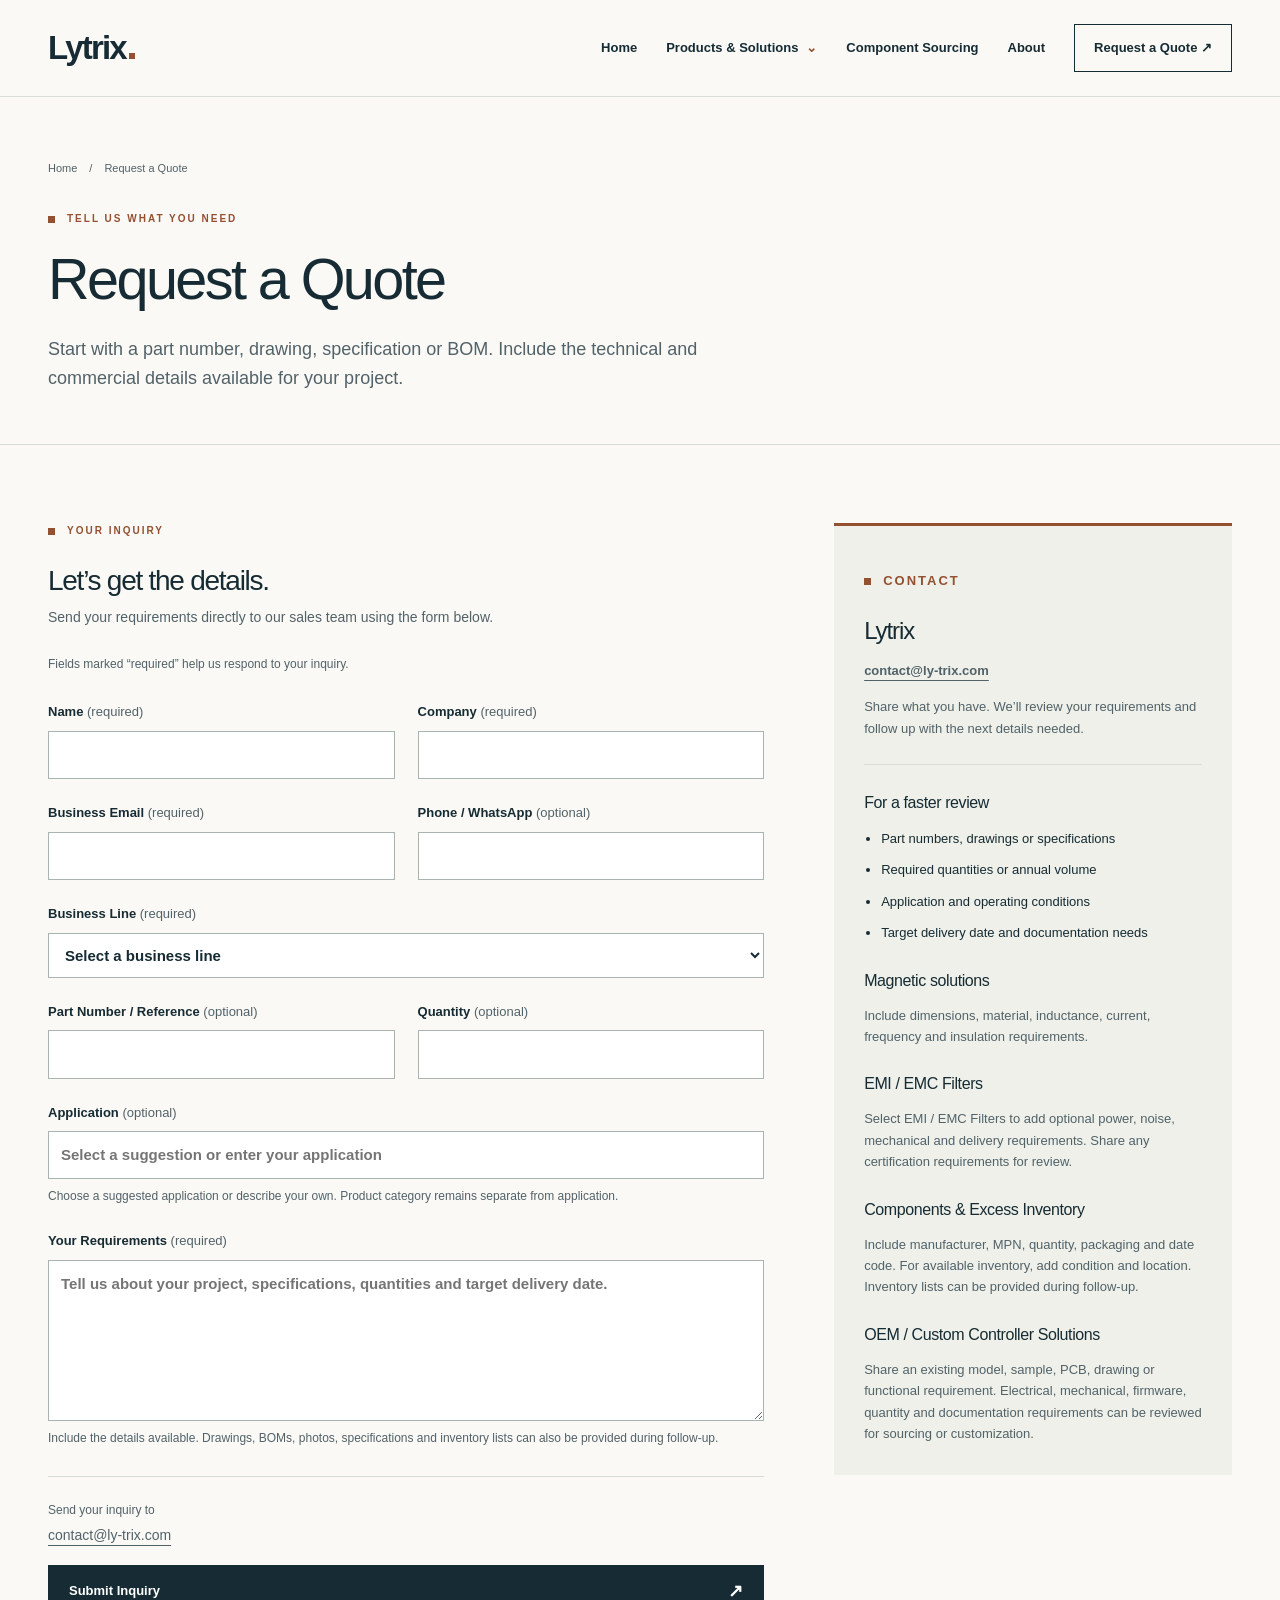
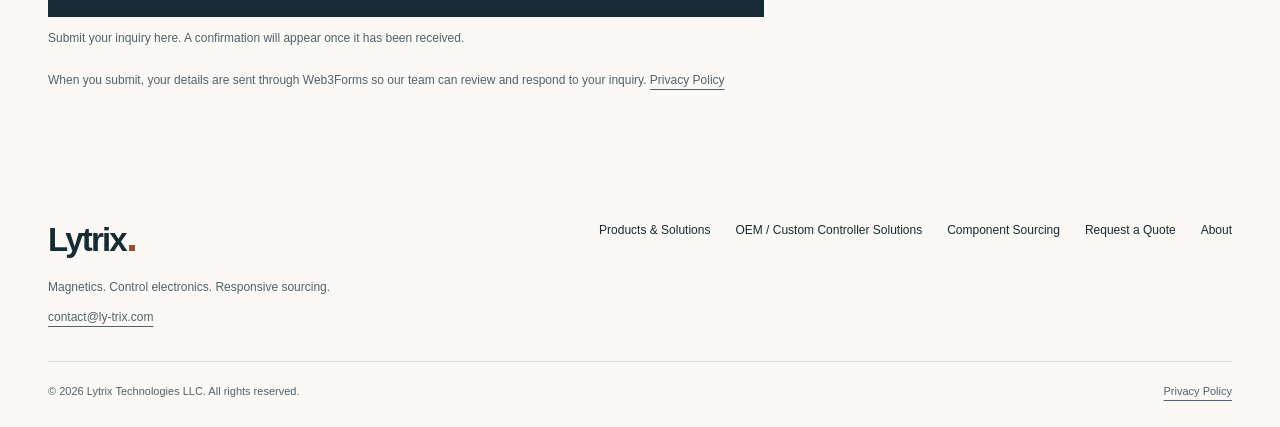
<file: request-a-quote.html>
<!doctype html>
<html lang="en" class="no-js">
<head>
  <meta charset="utf-8">
  <meta name="viewport" content="width=device-width, initial-scale=1">
  <title>Request a Quote | Lytrix</title>
  <meta name="description" content="Request a quote for magnetic materials, cores, inductive components, EMI / EMC filters, OEM / custom controllers or electronic components. Send technical requirements, a BOM or an excess inventory inquiry.">
  <link rel="canonical" href="https://ly-trix.com/request-a-quote.html">
  
  <meta property="og:type" content="website">
  <meta property="og:site_name" content="Lytrix">
  <meta property="og:title" content="Request a Quote | Lytrix">
  <meta property="og:description" content="Request a quote for magnetic materials, cores, inductive components, EMI / EMC filters, OEM / custom controllers or electronic components. Send technical requirements, a BOM or an excess inventory inquiry.">
  <meta property="og:url" content="https://ly-trix.com/request-a-quote.html">
  <meta property="og:locale" content="en_US">
  <meta property="og:image" content="https://ly-trix.com/assets/social-card.png">
  <meta property="og:image:width" content="1200">
  <meta property="og:image:height" content="630">
  <meta property="og:image:alt" content="Lytrix — Magnetics, control electronics and component sourcing">
  <meta name="twitter:card" content="summary_large_image">
  <meta name="theme-color" content="#162b33">
  <link rel="icon" href="assets/favicon.svg" type="image/svg+xml">
  <link rel="stylesheet" href="assets/site.css">
  <script>document.documentElement.classList.remove('no-js');</script>
  <script src="assets/site.js" defer></script>
  <script type="application/ld+json">{"@context":"https://schema.org","@type":"Organization","name":"Lytrix","legalName":"Lytrix Technologies LLC","brand":{"@type":"Brand","name":"Lytrix"},"url":"https://ly-trix.com","email":"contact@ly-trix.com"}</script>
  <script type="application/ld+json">{"@context":"https://schema.org","@type":"BreadcrumbList","itemListElement":[{"@type":"ListItem","position":1,"name":"Home","item":"https://ly-trix.com/"},{"@type":"ListItem","position":2,"name":"Request a Quote","item":"https://ly-trix.com/request-a-quote.html"}]}</script>
</head>
<body>
<a class="skip-link" href="#main">Skip to content</a>
<header class="site-header"><div class="container header-inner"><a class="wordmark" href="index.html" aria-label="Lytrix home">Lytrix<span class="mark-dot" aria-hidden="true"></span></a><button class="menu-toggle" type="button" aria-expanded="false" aria-controls="primary-navigation" hidden>Menu <span aria-hidden="true">☰</span></button><nav class="primary-nav" id="primary-navigation" aria-label="Primary navigation"><a href="index.html">Home</a><details class="solutions-nav"><summary>Products &amp; Solutions</summary><div class="solutions-dropdown"><a href="magnetic-materials.html">Magnetic Materials</a><a href="magnetic-cores.html">Magnetic Cores</a><a href="inductors-chokes.html">Inductors &amp; Chokes</a><a href="emi-filters.html">EMI / EMC Filters</a><a href="controller-solutions.html">OEM / Custom Controller Solutions</a></div></details><a href="component-sourcing.html">Component Sourcing</a><a href="about.html">About</a><a href="request-a-quote.html" aria-current="page" class="nav-cta">Request a Quote <span aria-hidden="true">↗</span></a></nav></div></header>
<main id="main" tabindex="-1"><section class="page-intro"><div class="container"><nav class="breadcrumb" aria-label="Breadcrumb"><a href="index.html">Home</a><span aria-hidden="true">/</span><span>Request a Quote</span></nav><p class="eyebrow">Tell us what you need</p><h1>Request a Quote</h1><p class="lead">Start with a part number, drawing, specification or BOM. Include the technical and commercial details available for your project.</p></div></section><div class="container section rfq-layout">
  <div class="rfq-panel">
    <div class="rfq-heading"><p class="eyebrow">Your inquiry</p><h2>Let’s get the details.</h2><p>Send your requirements directly to our sales team using the form below.</p></div>
    <p class="form-caption">Fields marked “required” help us respond to your inquiry.</p>
    <form id="rfq-form" method="post" action="https://api.web3forms.com/submit">
      <input type="hidden" name="access_key" value="67fbc29e-2436-4ac5-b1fb-251844d545c8">
      <input type="checkbox" name="botcheck" id="botcheck" tabindex="-1" autocomplete="off" hidden>
      <fieldset id="rfq-fields">
      <div class="form-grid">
        <div class="field"><label for="name">Name <span>(required)</span></label><input id="name" name="name" type="text" required autocomplete="name" maxlength="200"></div>
        <div class="field"><label for="company">Company <span>(required)</span></label><input id="company" name="company" type="text" required autocomplete="organization" maxlength="200"></div>
        <div class="field"><label for="email">Business Email <span>(required)</span></label><input id="email" name="email" type="email" required autocomplete="email" maxlength="254"></div>
        <div class="field"><label for="phone">Phone / WhatsApp <span>(optional)</span></label><input id="phone" name="phone" type="tel" autocomplete="tel" maxlength="200"></div>
        <div class="field full"><label for="business-line">Business Line <span>(required)</span></label><select id="business-line" name="business-line" required><option value="">Select a business line</option><option value="Magnetic Materials">Magnetic Materials</option><option value="Magnetic Cores">Magnetic Cores</option><option value="Inductors / Magnetic Components">Inductors / Magnetic Components</option><option value="EMI / EMC Filters">EMI / EMC Filters</option><option value="OEM / Custom Controller Solutions">OEM / Custom Controller Solutions</option><option value="Electronic Components">Electronic Components</option><option value="BOM / Component Sourcing">BOM / Component Sourcing</option><option value="Excess Inventory">Excess Inventory</option><option value="Other">Other</option></select></div>
        <div class="field"><label for="part-number">Part Number / Reference <span>(optional)</span></label><input id="part-number" name="part-number" type="text" maxlength="200"></div>
        <div class="field"><label for="quantity">Quantity <span>(optional)</span></label><input id="quantity" name="quantity" type="text" maxlength="200"></div>
        <div class="field full"><label for="application">Application <span>(optional)</span></label><input id="application" name="application" maxlength="200" list="application-options" aria-describedby="application-help" placeholder="Select a suggestion or enter your application"><datalist id="application-options"><option value="AI Server / Data Center Power"></option><option value="EV Charging"></option><option value="Energy Storage"></option><option value="Industrial Power"></option><option value="Motor Drive"></option><option value="HVAC"></option><option value="Other"></option></datalist><p id="application-help" class="field-help">Choose a suggested application or describe your own. Product category remains separate from application.</p></div>
        <fieldset class="context-fields full" id="material-fields" data-business-lines="[&quot;Magnetic Materials&quot;]" hidden disabled><legend>Material Requirements <span>(optional)</span></legend><p class="field-help">Use Quantity above. Include the details you have; every field below is optional.</p><details class="controller-rfq-group"><summary>Add material requirements</summary><div class="form-grid"><div class="field"><label for="material-0">Material type</label><input id="material-0" name="Material Requirements — Material type" type="text" maxlength="200"></div><div class="field"><label for="material-1">Frequency range</label><input id="material-1" name="Material Requirements — Frequency range" type="text" maxlength="200"></div><div class="field"><label for="material-2">Permeability requirement</label><input id="material-2" name="Material Requirements — Permeability requirement" type="text" maxlength="200"></div><div class="field"><label for="material-3">Dimensions / material form</label><input id="material-3" name="Material Requirements — Dimensions / material form" type="text" maxlength="200"></div><div class="field"><label for="material-4">Temperature requirement</label><input id="material-4" name="Material Requirements — Temperature requirement" type="text" maxlength="200"></div><div class="field"><label for="material-5">Annual volume</label><input id="material-5" name="Material Requirements — Annual volume" type="text" maxlength="200"></div></div></details></fieldset><fieldset class="context-fields full" id="core-fields" data-business-lines="[&quot;Magnetic Cores&quot;]" hidden disabled><legend>Magnetic Core Requirements <span>(optional)</span></legend><p class="field-help">Use Quantity above. Include the details you have; every field below is optional.</p><details class="controller-rfq-group"><summary>Add magnetic core requirements</summary><div class="form-grid"><div class="field"><label for="core-0">Material / permeability</label><input id="core-0" name="Magnetic Core Requirements — Material / permeability" type="text" maxlength="200"></div><div class="field"><label for="core-1">Dimensions / drawing reference</label><input id="core-1" name="Magnetic Core Requirements — Dimensions / drawing reference" type="text" maxlength="200"></div><div class="field"><label for="core-2">Frequency range</label><input id="core-2" name="Magnetic Core Requirements — Frequency range" type="text" maxlength="200"></div><div class="field"><label for="core-3">Coating / insulation</label><input id="core-3" name="Magnetic Core Requirements — Coating / insulation" type="text" maxlength="200"></div><div class="field"><label for="core-4">Temperature requirement</label><input id="core-4" name="Magnetic Core Requirements — Temperature requirement" type="text" maxlength="200"></div><div class="field"><label for="core-5">Winding constraints</label><input id="core-5" name="Magnetic Core Requirements — Winding constraints" type="text" maxlength="200"></div><div class="field"><label for="core-6">Annual volume</label><input id="core-6" name="Magnetic Core Requirements — Annual volume" type="text" maxlength="200"></div></div></details></fieldset><fieldset class="context-fields full" id="inductor-fields" data-business-lines="[&quot;Inductors / Magnetic Components&quot;]" hidden disabled><legend>Inductor Requirements <span>(optional)</span></legend><p class="field-help">Use Quantity above. Include the details you have; every field below is optional.</p><details class="controller-rfq-group"><summary>Add inductor requirements</summary><div class="form-grid"><div class="field"><label for="inductor-0">Inductance</label><input id="inductor-0" name="Inductor Requirements — Inductance" type="text" maxlength="200"></div><div class="field"><label for="inductor-1">Rated current</label><input id="inductor-1" name="Inductor Requirements — Rated current" type="text" maxlength="200"></div><div class="field"><label for="inductor-2">Saturation-current requirement</label><input id="inductor-2" name="Inductor Requirements — Saturation-current requirement" type="text" maxlength="200"></div><div class="field"><label for="inductor-3">DC resistance</label><input id="inductor-3" name="Inductor Requirements — DC resistance" type="text" maxlength="200"></div><div class="field"><label for="inductor-4">Switching frequency</label><input id="inductor-4" name="Inductor Requirements — Switching frequency" type="text" maxlength="200"></div><div class="field"><label for="inductor-5">Operating temperature</label><input id="inductor-5" name="Inductor Requirements — Operating temperature" type="text" maxlength="200"></div><div class="field"><label for="inductor-6">Mechanical dimensions</label><input id="inductor-6" name="Inductor Requirements — Mechanical dimensions" type="text" maxlength="200"></div><div class="field"><label for="inductor-7">Winding requirement</label><input id="inductor-7" name="Inductor Requirements — Winding requirement" type="text" maxlength="200"></div><div class="field"><label for="inductor-8">Insulation requirement</label><input id="inductor-8" name="Inductor Requirements — Insulation requirement" type="text" maxlength="200"></div><div class="field"><label for="inductor-9">Annual volume</label><input id="inductor-9" name="Inductor Requirements — Annual volume" type="text" maxlength="200"></div><div class="field"><label for="inductor-10">Inductor type</label><input id="inductor-10" name="Inductor Requirements — Inductor type" type="text" maxlength="200"></div><div class="field"><label for="inductor-11">RMS current</label><input id="inductor-11" name="Inductor Requirements — RMS current" type="text" maxlength="200"></div><div class="field"><label for="inductor-12">Peak current</label><input id="inductor-12" name="Inductor Requirements — Peak current" type="text" maxlength="200"></div><div class="field"><label for="inductor-13">Core material preference</label><input id="inductor-13" name="Inductor Requirements — Core material preference" type="text" maxlength="200"></div><div class="field"><label for="inductor-14">Mounting type</label><input id="inductor-14" name="Inductor Requirements — Mounting type" type="text" maxlength="200"></div><div class="field"><label for="inductor-15">Existing drawing</label><input id="inductor-15" name="Inductor Requirements — Existing drawing" type="text" maxlength="200"></div><div class="field"><label for="inductor-16">Existing sample</label><input id="inductor-16" name="Inductor Requirements — Existing sample" type="text" maxlength="200"></div><div class="field"><label for="inductor-17">Prototype quantity</label><input id="inductor-17" name="Inductor Requirements — Prototype quantity" type="text" maxlength="200"></div><div class="field"><label for="inductor-18">Required delivery date</label><input id="inductor-18" name="Inductor Requirements — Required delivery date" type="date" maxlength="200"></div></div></details></fieldset><fieldset class="context-fields full" id="component-fields" data-business-lines="[&quot;Electronic Components&quot;,&quot;BOM / Component Sourcing&quot;]" hidden disabled><legend>Component Sourcing Requirements <span>(optional)</span></legend><p class="field-help">Use Quantity above. Include the details you have; every field below is optional.</p><details class="controller-rfq-group"><summary>Add component sourcing requirements</summary><div class="form-grid"><div class="field"><label for="component-0">Manufacturer</label><input id="component-0" name="Component Sourcing Requirements — Manufacturer" type="text" maxlength="200"></div><div class="field"><label for="component-1">MPN</label><input id="component-1" name="Component Sourcing Requirements — MPN" type="text" maxlength="200"></div><div class="field"><label for="component-2">Target price / currency</label><input id="component-2" name="Component Sourcing Requirements — Target price / currency" type="text" maxlength="200"></div><div class="field"><label for="component-3">Date code</label><input id="component-3" name="Component Sourcing Requirements — Date code" type="text" maxlength="200"></div><div class="field"><label for="component-4">Packaging</label><input id="component-4" name="Component Sourcing Requirements — Packaging" type="text" maxlength="200"></div><div class="field"><label for="component-5">Traceability / COC</label><input id="component-5" name="Component Sourcing Requirements — Traceability / COC" type="text" maxlength="200"></div><div class="field"><label for="component-6">Required delivery date</label><input id="component-6" name="Component Sourcing Requirements — Required delivery date" type="date" maxlength="200"></div><div class="field"><label for="component-7">Delivery location</label><input id="component-7" name="Component Sourcing Requirements — Delivery location" type="text" maxlength="200"></div></div></details></fieldset><fieldset class="context-fields full" id="inventory-fields" data-business-lines="[&quot;Excess Inventory&quot;]" hidden disabled><legend>Excess Inventory Details <span>(optional)</span></legend><p class="field-help">Use Quantity above. Include the details you have; every field below is optional.</p><details class="controller-rfq-group"><summary>Add excess inventory details</summary><div class="form-grid"><div class="field"><label for="inventory-0">Manufacturer</label><input id="inventory-0" name="Excess Inventory Details — Manufacturer" type="text" maxlength="200"></div><div class="field"><label for="inventory-1">MPN</label><input id="inventory-1" name="Excess Inventory Details — MPN" type="text" maxlength="200"></div><div class="field"><label for="inventory-2">Date code</label><input id="inventory-2" name="Excess Inventory Details — Date code" type="text" maxlength="200"></div><div class="field"><label for="inventory-3">Packaging</label><input id="inventory-3" name="Excess Inventory Details — Packaging" type="text" maxlength="200"></div><div class="field"><label for="inventory-4">Condition</label><input id="inventory-4" name="Excess Inventory Details — Condition" type="text" maxlength="200"></div><div class="field"><label for="inventory-5">Target price / currency</label><input id="inventory-5" name="Excess Inventory Details — Target price / currency" type="text" maxlength="200"></div><div class="field"><label for="inventory-6">Location</label><input id="inventory-6" name="Excess Inventory Details — Location" type="text" maxlength="200"></div></div></details></fieldset>
        <fieldset class="emi-fields full" id="emi-fields" data-business-lines="[&quot;EMI / EMC Filters&quot;]" hidden disabled aria-describedby="emi-fields-help">
          <legend>EMI Filter Requirements <span>(optional)</span></legend>
          <p id="emi-fields-help" class="field-help">Fill in what you know; leave the rest blank. Use Quantity above for your estimated order quantity. Certification requirements can be reviewed as part of the RFQ.</p>
          <div class="form-grid"><div class="field"><label for="emi-power">AC or DC Application</label><select id="emi-power" name="AC or DC Application"><option value="">Select, if known</option><option value="AC">AC</option><option value="DC">DC</option><option value="AC and DC">AC and DC</option><option value="Not sure yet">Not sure yet</option></select></div><div class="field"><label for="emi-voltage">Line Voltage</label><input id="emi-voltage" name="Line Voltage" type="text" placeholder="Value and unit; nominal and range if known" maxlength="200"></div><div class="field"><label for="emi-phases">Number of Phases</label><select id="emi-phases" name="Number of Phases"><option value="">Select, if known</option><option value="Single phase">Single phase</option><option value="Three phase">Three phase</option><option value="Other">Other</option><option value="Not applicable / DC">Not applicable / DC</option><option value="Not sure yet">Not sure yet</option></select></div><div class="field"><label for="emi-current">Rated Current</label><input id="emi-current" name="Rated Current" type="text" placeholder="Required current, with unit" maxlength="200"></div><div class="field"><label for="emi-frequency">Operating Frequency</label><input id="emi-frequency" name="Operating Frequency" type="text" placeholder="Line / switching frequency, with units" maxlength="200"></div><div class="field"><label for="emi-noise-range">Target Noise Frequency Range</label><input id="emi-noise-range" name="Target Noise Frequency Range" type="text" placeholder="Frequency range to address, if known" maxlength="200"></div><div class="field"><label for="emi-noise-mode">Noise Concern</label><select id="emi-noise-mode" name="Noise Concern"><option value="">Select, if known</option><option value="Common-mode">Common-mode</option><option value="Differential-mode">Differential-mode</option><option value="Both">Both</option><option value="Not sure yet">Not sure yet</option></select></div><div class="field"><label for="emi-dimensions">Mechanical Dimensions</label><input id="emi-dimensions" name="Mechanical Dimensions" type="text" placeholder="Available space or drawing reference" maxlength="200"></div><div class="field"><label for="emi-mounting">Mounting Requirement</label><input id="emi-mounting" name="Mounting Requirement" type="text" placeholder="Mounting arrangement or constraints" maxlength="200"></div><div class="field"><label for="emi-temperature">Operating Temperature</label><input id="emi-temperature" name="Operating Temperature" type="text" placeholder="Required temperature range, with units" maxlength="200"></div><div class="field"><label for="emi-certification">Required Certification</label><input id="emi-certification" name="Required Certification" type="text" placeholder="Required documentation, if any" maxlength="200"></div><div class="field"><label for="emi-annual-volume">Annual Volume</label><input id="emi-annual-volume" name="Annual Volume" type="text" placeholder="Estimated units per year" maxlength="200"></div><div class="field"><label for="emi-delivery">Required Delivery Date</label><input id="emi-delivery" name="Required Delivery Date" type="date"></div></div>
        </fieldset>
        <fieldset class="controller-fields full" id="controller-fields" data-business-lines="[&quot;OEM / Custom Controller Solutions&quot;]" hidden disabled aria-describedby="controller-fields-help">
          <legend>Controller Project Requirements <span>(optional)</span></legend>
          <p id="controller-fields-help" class="field-help">Start with Application above and the details you have. Every field here is optional; expand additional sections as needed.</p>
          <details class="controller-rfq-group" open><summary>Starting point</summary><div class="form-grid"><div class="field"><label for="controller-model">Existing product / model</label><input id="controller-model" name="Controller Existing product / model" type="text" maxlength="200"></div><div class="field"><label for="controller-sample">Existing sample available?</label><select id="controller-sample" name="Controller Existing sample available?"><option value="">Select, if known</option><option value="Yes">Yes</option><option value="No">No</option><option value="Can be discussed">Can be discussed</option></select></div><div class="field full"><label for="controller-functions">Required functions</label><textarea id="controller-functions" name="Controller Required functions" rows="3" maxlength="2000" placeholder="What should the controller do?"></textarea></div></div></details><details class="controller-rfq-group"><summary>Electrical requirements &amp; interfaces</summary><div class="form-grid"><div class="field"><label for="controller-input-voltage">Input voltage</label><input id="controller-input-voltage" name="Controller Input voltage" type="text" placeholder="Nominal value and range, with units" maxlength="200"></div><div class="field"><label for="controller-output">Output/load requirements</label><input id="controller-output" name="Controller Output/load requirements" type="text" maxlength="200"></div><div class="field"><label for="controller-current">Rated current</label><input id="controller-current" name="Controller Rated current" type="text" placeholder="Required current, with units" maxlength="200"></div><div class="field"><label for="controller-load">Motor/load type</label><input id="controller-load" name="Controller Motor/load type" type="text" maxlength="200"></div><div class="field"><label for="controller-sensors">Sensor inputs</label><input id="controller-sensors" name="Controller Sensor inputs" type="text" maxlength="200"></div><div class="field"><label for="controller-io">Input/output requirements</label><input id="controller-io" name="Controller Input/output requirements" type="text" maxlength="200"></div><div class="field"><label for="controller-interface">Communication interface</label><input id="controller-interface" name="Controller Communication interface" type="text" placeholder="Interface or protocol required, if known" maxlength="200"></div></div></details><details class="controller-rfq-group"><summary>Mechanical design &amp; control behavior</summary><div class="form-grid"><div class="field"><label for="controller-dimensions">PCB dimensions</label><input id="controller-dimensions" name="Controller PCB dimensions" type="text" placeholder="Available space or drawing reference" maxlength="200"></div><div class="field"><label for="controller-connectors">Connector requirements</label><input id="controller-connectors" name="Controller Connector requirements" type="text" maxlength="200"></div><div class="field full"><label for="controller-logic">Control logic</label><textarea id="controller-logic" name="Controller Control logic" rows="3" maxlength="2000" placeholder="Operating sequence, sensors, outputs and fault handling"></textarea></div><div class="field full"><label for="controller-firmware">Firmware requirements</label><textarea id="controller-firmware" name="Controller Firmware requirements" rows="3" maxlength="2000"></textarea></div></div></details><details class="controller-rfq-group"><summary>Documentation &amp; commercial requirements</summary><div class="form-grid"><div class="field"><label for="controller-drawing">Existing drawing</label><input id="controller-drawing" name="Controller Existing drawing" type="text" placeholder="Drawing reference or link, if available" maxlength="200"></div><div class="field"><label for="controller-bom">Existing BOM</label><input id="controller-bom" name="Controller Existing BOM" type="text" placeholder="BOM reference or link, if available" maxlength="200"></div><div class="field"><label for="controller-certification">Certification requirements</label><input id="controller-certification" name="Controller Certification requirements" type="text" placeholder="Requirements for project review; not a claim of approval" maxlength="200"></div><div class="field"><label for="controller-prototype">Prototype quantity</label><input id="controller-prototype" name="Controller Prototype quantity" type="text" maxlength="200"></div><div class="field"><label for="controller-annual">Estimated annual volume</label><input id="controller-annual" name="Controller Estimated annual volume" type="text" maxlength="200"></div><div class="field"><label for="controller-price">Target price, if available</label><input id="controller-price" name="Controller Target price, if available" type="text" placeholder="Target and currency" maxlength="200"></div><div class="field"><label for="controller-delivery">Required delivery date</label><input id="controller-delivery" name="Controller Required delivery date" type="date"></div></div></details>
          <p class="field-help controller-attachments">Drawings, BOMs, photos and specifications can also be provided during follow-up.</p>
        </fieldset>
        <div class="field full"><label for="message">Your Requirements <span>(required)</span></label><textarea id="message" name="message" required maxlength="12000" rows="6" placeholder="Tell us about your project, specifications, quantities and target delivery date." aria-describedby="message-help"></textarea><p id="message-help" class="field-help">Include the details available. Drawings, BOMs, photos, specifications and inventory lists can also be provided during follow-up.</p></div>
      </div>
      </fieldset>
      <div class="rfq-send">
        <p class="rfq-recipient"><span>Send your inquiry to</span><a href="mailto:contact@ly-trix.com">contact@ly-trix.com</a></p>
        <button class="button" type="submit" id="submit-rfq" disabled>Submit Inquiry <span class="arrow" aria-hidden="true">↗</span></button>
        <p class="field-help">Submit your inquiry here. A confirmation will appear once it has been received.</p>
      </div>
      <div class="status" id="form-status" role="status" aria-live="polite" aria-atomic="true" tabindex="-1" hidden></div>
      
      <p class="form-note">When you submit, your details are sent through Web3Forms so our team can review and respond to your inquiry. <a href="privacy-policy.html">Privacy Policy</a></p>
      <noscript><p class="availability">Enable JavaScript to submit your inquiry, or email <a href="mailto:contact@ly-trix.com">contact@ly-trix.com</a> directly.</p></noscript>
    </form>
  </div>
  <aside class="rfq-aside">
    <p class="eyebrow">Contact</p><h2>Lytrix</h2>
    <p class="contact-detail rfq-contact"><a href="mailto:contact@ly-trix.com">contact@ly-trix.com</a></p>
    <p>Share what you have. We’ll review your requirements and follow up with the next details needed.</p>
    <div class="rfq-checklist"><h3>For a faster review</h3><ul><li>Part numbers, drawings or specifications</li><li>Required quantities or annual volume</li><li>Application and operating conditions</li><li>Target delivery date and documentation needs</li></ul></div>
    <h3>Magnetic solutions</h3><p>Include dimensions, material, inductance, current, frequency and insulation requirements.</p>
    <h3>EMI / EMC Filters</h3><p>Select EMI / EMC Filters to add optional power, noise, mechanical and delivery requirements. Share any certification requirements for review.</p>
    <h3>Components &amp; Excess Inventory</h3><p>Include manufacturer, MPN, quantity, packaging and date code. For available inventory, add condition and location. Inventory lists can be provided during follow-up.</p>
    <h3>OEM / Custom Controller Solutions</h3><p>Share an existing model, sample, PCB, drawing or functional requirement. Electrical, mechanical, firmware, quantity and documentation requirements can be reviewed for sourcing or customization.</p>
  </aside>
</div></main>
<footer class="site-footer"><div class="container"><div class="footer-top"><div><a class="wordmark" href="index.html" aria-label="Lytrix home">Lytrix<span class="mark-dot" aria-hidden="true"></span></a><p>Magnetics. Control electronics. Responsive sourcing.</p><p class="contact-detail"><a href="mailto:contact@ly-trix.com">contact@ly-trix.com</a></p></div><nav class="footer-nav" aria-label="Footer navigation"><a href="magnetic-solutions.html">Products & Solutions</a><a href="controller-solutions.html">OEM / Custom Controller Solutions</a><a href="component-sourcing.html">Component Sourcing</a><a href="request-a-quote.html">Request a Quote</a><a href="about.html">About</a></nav></div><div class="footer-bottom"><span>© 2026 Lytrix Technologies LLC. All rights reserved.</span><a href="privacy-policy.html">Privacy Policy</a></div></div></footer>
<script type="application/json" id="site-config">{"name":"Lytrix Technologies LLC","email":"contact@ly-trix.com"}</script><script src="assets/rfq.js" defer></script>
</body></html>
</file>
<file: assets/site.css>
:root {
  --ink:#162b33;
  --muted:#526269;
  --paper:#faf9f5;
  --white:#fff;
  --line:#d9ddd6;
  --accent:#95502f;
  --soft:#eef0e9;
  --dark:#142a32;
  --width:1200px;
  color-scheme:light;
}


* {
  box-sizing:border-box;
}

html {
  scroll-behavior:smooth;
  scroll-padding-top:24px;
}

body {
  margin:0;
  background:var(--paper);
  color:var(--ink);
  font-family:Arial,Helvetica,sans-serif;
  font-size:16px;
  line-height:1.65;
  -webkit-font-smoothing:antialiased;
}

a {
  color:inherit;
  text-underline-offset:5px;
}

button,input,select,textarea {
  font:inherit;
}

button,a,input,select,textarea {
  -webkit-tap-highlight-color:transparent;
}

a:hover {
  color:var(--accent);
}

:focus-visible {
  outline:3px solid var(--accent);
  outline-offset:5px;
}

button {
  cursor:pointer;
}

img,svg {
  max-width:100%;
  display:block;
}

h1,h2,h3,p {
  margin:0;
}

h1,h2,h3 {
  line-height:1.12;
  font-weight:500;
  letter-spacing:-.045em;
}

h1 {
  font-size:clamp(2.8rem,4.5vw,4.5rem);
}

h2 {
  font-size:clamp(2rem,3.1vw,3rem);
}

h3 {
  font-size:1.55rem;
  letter-spacing:-.025em;
}

p {
  color:var(--muted);
}

p+p {
  margin-top:20px;
}

ul {
  padding-left:20px;
}

li+li {
  margin-top:8px;
}

[hidden] {
  display:none!important;
}

.container {
  width:min(var(--width),calc(100% - 96px));
  margin-inline:auto;
}

.skip-link {
  position:fixed;
  left:16px;
  top:-90px;
  background:var(--white);
  padding:12px 20px;
  z-index:10;
}

.skip-link:focus {
  top:12px;
}

.site-header {
  background:var(--paper);
  border-bottom:1px solid var(--line);
}

.header-inner {
  min-height:96px;
  display:flex;
  align-items:center;
  justify-content:space-between;
  gap:30px;
}

.wordmark {
  text-decoration:none;
  display:inline-flex;
  align-items:baseline;
  font-weight:750;
  letter-spacing:-1.8px;
  font-size:33px;
  white-space:nowrap;
}

.wordmark .mark-dot {
  height:6px;
  width:6px;
  background:var(--accent);
  margin-left:3px;
}

.wordmark small {
  font-size:9px;
  letter-spacing:1.2px;
  font-weight:500;
  margin-left:10px;
}

.primary-nav {
  display:flex;
  align-items:center;
  gap:29px;
  font-size:13px;
  font-weight:600;
}

.primary-nav a {
  text-decoration:none;
  white-space:nowrap;
  padding:12px 0;
}

.primary-nav a[aria-current=page]:not(.nav-cta) {
  text-decoration:underline;
  text-decoration-color:var(--accent);
  text-decoration-thickness:2px;
  text-underline-offset:9px;
}

.primary-nav .nav-cta {
  padding:12px 19px;
  border:1px solid var(--ink);
}

.nav-cta:hover {
  background:var(--ink);
  color:var(--white);
}

.menu-toggle {
  display:none;
  background:transparent;
  border:1px solid var(--line);
  padding:10px 13px;
  color:var(--ink);
}

.eyebrow {
  display:flex;
  align-items:center;
  gap:12px;
  text-transform:uppercase;
  letter-spacing:2px;
  font-size:10px;
  line-height:1.6;
  font-weight:700;
  color:var(--accent);
  margin-bottom:26px;
}

.eyebrow:before {
  content:'';
  height:7px;
  width:7px;
  background:currentColor;
  flex-shrink:0;
}

.hero {
  display:grid;
  grid-template-columns:1.1fr 1fr;
  gap:60px;
  align-items:center;
  padding-block:68px 58px;
}

.hero h1 {
  max-width:670px;
}

.hero h1 span {
  color:var(--accent);
}

.hero-copy>p:not(.eyebrow) {
  font-size:16px;
  line-height:1.8;
  max-width:540px;
  margin-top:26px;
}

.actions {
  display:flex;
  flex-wrap:wrap;
  gap:12px;
  margin-top:32px;
}

.button {
  display:inline-flex;
  justify-content:center;
  align-items:center;
  gap:22px;
  text-decoration:none;
  font-size:13px;
  font-weight:600;
  line-height:1.5;
  padding:15px 20px;
  border:1px solid var(--ink);
  background:var(--ink);
  color:var(--white);
  border-radius:0;
  min-height:49px;
}

.button:hover {
  background:#29454e;
  color:var(--white);
}

.button.secondary {
  color:var(--ink);
  background:transparent;
  border-color:#a7b0ae;
}

.button.secondary:hover {
  background:var(--soft);
}

.arrow {
  font-size:18px;
  line-height:1;
}

.hero-visual {
  margin:0;
  align-self:stretch;
  display:flex;
  flex-direction:column;
  justify-content:center;
}

.hero-visual img {
  width:100%;
  height:auto;
  border:1px solid var(--line);
}

.hero-visual figcaption {
  font-family:Consolas,monospace;
  font-size:10px;
  letter-spacing:1px;
  text-transform:uppercase;
  display:flex;
  justify-content:space-between;
  padding-top:12px;
  color:var(--muted);
}

.business-grid {
  display:grid;
  grid-template-columns:1fr 1fr;
  border-block:1px solid var(--line);
}

.business-card {
  padding:34px 36px 36px 0;
  display:grid;
  grid-template-columns:54px 1fr;
  gap:22px;
}

.business-card:nth-child(even) {
  border-left:1px solid var(--line);
  padding-left:36px;
  padding-right:0;
}

.business-card:nth-child(n+3) {
  border-top:1px solid var(--line);
}

.business-card>div {
  display:flex;
  flex-direction:column;
  min-width:0;
}

.business-card p {
  margin-bottom:22px;
}

.business-card .text-link {
  margin-top:auto;
  align-self:flex-start;
}

.small-icon {
  width:46px;
  height:46px;
  color:var(--accent);
}

.business-card .label {
  font-size:10px;
  letter-spacing:1.8px;
  color:var(--muted);
  text-transform:uppercase;
  margin-bottom:12px;
}

.business-card h2 {
  font-size:27px;
}

.business-card p {
  font-size:14px;
  max-width:400px;
  margin-top:13px;
}

.text-link {
  font-size:13px;
  font-weight:600;
  display:inline-flex;
  align-items:center;
  gap:22px;
  text-decoration:none;
  border-bottom:1px solid #b6bfb7;
  padding-bottom:4px;
  margin-top:22px;
}

.section {
  padding-block:78px;
}

.section-heading {
  display:flex;
  align-items:end;
  justify-content:space-between;
  gap:40px;
  margin-bottom:42px;
}

.section-heading .eyebrow {
  margin-bottom:15px;
}

.section-heading>p {
  max-width:350px;
  font-size:14px;
}

.steps {
  display:grid;
  grid-template-columns:repeat(4,1fr);
  gap:32px;
}

.step {
  border-top:1px solid #aeb8b1;
  padding-top:19px;
}

.step-number {
  font-family:Consolas,monospace;
  font-size:12px;
  color:var(--accent);
  display:block;
  margin-bottom:30px;
}

.step h3 {
  font-size:19px;
  letter-spacing:-.025em;
}

.step p {
  font-size:14px;
  margin-top:12px;
  max-width:240px;
}

.cta-band {
  background:var(--dark);
  color:var(--paper);
  padding-block:50px;
}

.cta-inner {
  display:flex;
  align-items:center;
  justify-content:space-between;
  gap:40px;
}

.cta-band .eyebrow {
  color:#d99772;
  margin-bottom:14px;
}

.cta-band h2 {
  font-size:clamp(1.9rem,3vw,2.6rem);
}

.cta-band p {
  color:#c2cec9;
  margin-top:14px;
  font-size:14px;
}

.cta-band .button {
  background:var(--paper);
  color:var(--ink);
  border-color:var(--paper);
  white-space:nowrap;
}

.cta-band .button:hover {
  background:#e0e5dc;
}

.footer-top {
  display:flex;
  justify-content:space-between;
  align-items:start;
  gap:35px;
  padding-block:45px 33px;
}

.footer-top p {
  font-size:12px;
  margin-top:10px;
}

.footer-nav {
  display:flex;
  flex-wrap:wrap;
  gap:25px;
  font-size:12px;
  padding-top:8px;
}

.footer-nav a {
  text-decoration:none;
}

.footer-bottom {
  border-top:1px solid var(--line);
  padding-block:20px 27px;
  display:flex;
  justify-content:space-between;
  gap:20px;
  font-size:11px;
  color:var(--muted);
}

.page-intro {
  padding-block:62px 50px;
  border-bottom:1px solid var(--line);
}

.breadcrumb {
  display:flex;
  gap:12px;
  font-size:11px;
  color:var(--muted);
  margin-bottom:34px;
}

.breadcrumb a {
  text-decoration:none;
}

.page-intro h1 {
  max-width:900px;
}

.page-intro .lead {
  max-width:710px;
  font-size:18px;
  margin-top:23px;
}

.page-intro .eyebrow {
  margin-bottom:20px;
}

.jump-links {
  display:flex;
  flex-wrap:wrap;
  gap:12px 30px;
  margin-top:30px;
}

.jump-links a {
  font-size:13px;
  text-decoration:none;
  border-bottom:1px solid var(--line);
  padding-bottom:4px;
}

.category {
  display:grid;
  grid-template-columns:100px 1.05fr 1fr;
  gap:38px;
  padding-block:52px;
  border-bottom:1px solid var(--line);
  scroll-margin-top:25px;
}

.magnetic-area {
  scroll-margin-top:25px;
}

.magnetics-flow {
  padding-block:42px;
  border-bottom:1px solid var(--line);
}

.magnetics-flow h2 {
  margin:12px 0;
  font-size:28px;
}

.magnetics-flow>p:not(.eyebrow) {
  max-width:810px;
  font-size:15px;
}

.magnetics-steps {
  display:grid;
  grid-template-columns:repeat(4,minmax(0,1fr));
  gap:28px;
  list-style:none;
  padding:0;
  margin:28px 0 18px;
}

.magnetics-steps li {
  position:relative;
}

.magnetics-steps li+li::before {
  content:'→';
  position:absolute;
  left:-22px;
  top:30px;
  color:var(--accent);
}

.magnetics-steps a {
  height:100%;
  display:flex;
  flex-direction:column;
  gap:15px;
  padding:20px;
  border:1px solid var(--line);
  font-size:14px;
  font-weight:600;
  text-decoration:none;
}

.magnetics-steps a:hover {
  background:var(--soft);
}

.magnetics-flow .flow-note {
  color:var(--muted);
  font-size:13px;
}

.emi-details {
  padding:30px 0 45px;
  border-bottom:1px solid var(--line);
}

.emi-types {
  display:grid;
  grid-template-columns:repeat(2,minmax(0,1fr));
  gap:18px;
}

.emi-card {
  border:1px solid var(--line);
  padding:26px;
}

.emi-card:last-child {
  grid-column:1/-1;
}

.emi-card h3,.emi-applications h3,.emi-rfq h3 {
  font-size:20px;
}

.emi-card p,.emi-rfq p {
  margin-top:12px;
  font-size:14px;
  max-width:760px;
}

.emi-card .emi-use {
  font-size:13px;
  color:var(--muted);
}

.emi-applications {
  margin-top:30px;
}

.emi-applications ul {
  padding-left:20px;
  display:grid;
  grid-template-columns:repeat(2,minmax(0,1fr));
  gap:8px 32px;
  font-size:14px;
}

.emi-applications>p,.sourcing-connection {
  font-size:13px;
  color:var(--muted);
}

.emi-rfq {
  background:var(--soft);
  margin-top:28px;
  padding:26px;
}

.sourcing-connection {
  margin-top:24px;
}

.category .small-icon {
  width:64px;
  height:64px;
  margin-top:24px;
}

.category .step-number {
  margin:0;
}

.category p {
  font-size:15px;
  margin-top:18px;
  max-width:440px;
}

.product-list {
  list-style:none;
  margin:0;
  padding:0;
}

.product-list li {
  padding:9px 0 9px 20px;
  border-bottom:1px solid var(--line);
  position:relative;
  font-size:14px;
  margin:0;
}

.product-list li:before {
  content:'+';
  position:absolute;
  left:0;
  color:var(--accent);
}

.category-note {
  margin-top:25px;
  padding-top:5px;
}

.category-note h3 {
  font-size:12px;
  letter-spacing:.4px;
  font-weight:700;
}

.category-note p {
  font-size:12px;
  margin-top:9px;
  line-height:1.9;
}

.requirements {
  background:var(--soft);
  padding:42px;
  display:grid;
  grid-template-columns:1fr 1.2fr;
  gap:55px;
}

.requirements h2 {
  font-size:32px;
}

.requirements p {
  font-size:14px;
  margin-top:20px;
}

.checklist {
  list-style:none;
  padding:0;
  margin:0;
  display:grid;
  grid-template-columns:1fr 1fr;
  gap:0 28px;
  align-content:start;
}

.checklist li {
  font-size:13px;
  padding:13px 0 13px 21px;
  border-bottom:1px solid #c9d1c7;
  position:relative;
  margin:0;
}

.checklist li:before {
  content:'+';
  position:absolute;
  left:0;
  color:var(--accent);
}

.sourcing-grid {
  display:grid;
  grid-template-columns:repeat(3,1fr);
  border-top:1px solid var(--line);
  border-left:1px solid var(--line);
}

.sourcing-card {
  padding:30px;
  border-right:1px solid var(--line);
  border-bottom:1px solid var(--line);
}

.sourcing-card .step-number {
  margin-bottom:35px;
}

.sourcing-card h2 {
  font-size:23px;
}

.sourcing-card p {
  font-size:14px;
  margin-top:17px;
}

.support-note {
  display:grid;
  grid-template-columns:1fr 1.2fr;
  gap:55px;
  padding-top:55px;
}

.support-note h2 {
  font-size:28px;
}

.support-note p {
  font-size:15px;
}

.about-story {
  display:grid;
  grid-template-columns:.8fr 1.2fr;
  gap:85px;
}

.about-story h2 {
  max-width:300px;
}

.about-story p {
  font-size:20px;
}

.capabilities {
  display:grid;
  grid-template-columns:repeat(3,1fr);
  gap:35px;
  margin-top:60px;
}

.capability {
  border-top:1px solid var(--line);
  padding-top:25px;
}

.capability h3 {
  font-size:22px;
}

.capability p {
  font-size:14px;
  margin-top:15px;
}

.rfq-layout {
  display:grid;
  grid-template-columns:minmax(0,1.8fr) minmax(0,1fr);
  gap:70px;
  align-items:start;
}

.form-grid {
  display:grid;
  grid-template-columns:1fr 1fr;
  gap:23px;
}

.rfq-heading {
  margin-bottom:26px;
}

.rfq-heading h2 {
  margin:10px 0;
  font-size:28px;
}

.rfq-heading > p:last-child {
  color:var(--muted);
  font-size:14px;
}

.field-help {
  color:var(--muted);
  font-size:12px;
  font-weight:400;
  line-height:1.65;
}

.rfq-send {
  border-top:1px solid var(--line);
  margin-top:28px;
  padding-top:24px;
}

.rfq-recipient {
  margin-bottom:18px;
  font-size:14px;
  overflow-wrap:anywhere;
}

.rfq-recipient span {
  display:block;
  font-size:12px;
  color:var(--muted);
  margin-bottom:3px;
}

.rfq-send > .button {
  width:100%;
  justify-content:space-between;
}

#rfq-fields {
  border:0;
  padding:0;
  margin:0;
  min-width:0;
}

.emi-fields {
  grid-column:1/-1;
  min-width:0;
  margin:8px 0;
  padding:20px;
  border:1px solid var(--line);
  background:var(--soft);
}

.emi-fields legend {
  max-width:100%;
  padding:0 8px;
  font-size:16px;
  font-weight:600;
}

.emi-fields legend span {
  font-weight:400;
  font-size:13px;
  color:var(--muted);
}

.emi-fields>.field-help {
  margin-bottom:20px;
}

#submit-rfq:disabled {
  opacity:.65;
  cursor:wait;
}

.status[data-state] {
  padding:20px;
  border:1px solid var(--line);
  background:var(--soft);
}

.status[data-state="success"] {
  background:#ecfdf3;
  border-color:#86cfa1;
  color:#166534;
}

.status[data-state="error"] {
  background:#fff4ef;
  border-color:#d99d86;
  color:#8b3020;
}

.status strong {
  display:block;
  font-size:19px;
  margin-bottom:8px;
}

.rfq-send > .field-help {
  margin-top:12px;
}

.rfq-alternatives {
  margin-top:22px;
  border-top:1px solid var(--line);
  padding-top:18px;
  font-size:13px;
}

.rfq-alternatives summary {
  cursor:pointer;
  font-weight:600;
}

.rfq-alternatives > p,.rfq-alternatives > .actions,.rfq-alternatives > .field {
  margin-top:16px;
}

.rfq-checklist {
  margin-top:25px;
  padding-top:1px;
  border-top:1px solid var(--line);
}

.rfq-checklist li {
  margin-bottom:10px;
}

.rfq-contact {
  font-weight:600;
}

[hidden] {
  display:none !important;
}

.field {
  display:flex;
  flex-direction:column;
  gap:8px;
  font-size:13px;
  font-weight:600;
}

.field.full {
  grid-column:1/-1;
}

.field label span {
  font-weight:400;
  color:var(--muted);
}

input,select,textarea {
  width:100%;
  max-width:100%;
  min-width:0;
  background:var(--white);
  border:1px solid #a9b4b1;
  color:var(--ink);
  border-radius:0;
  padding:12px;
  font-size:15px;
  line-height:1.5;
}

textarea {
  resize:vertical;
  min-height:155px;
}

input:hover,select:hover,textarea:hover {
  border-color:var(--ink);
}

.form-caption {
  font-size:12px;
  margin-bottom:26px;
}

.form-note {
  font-size:12px;
  margin-top:22px;
}

.form-actions {
  margin-top:25px;
}

.form-actions .button:disabled {
  opacity:.55;
  cursor:not-allowed;
}

.status {
  font-size:14px;
  color:var(--ink);
  margin-top:18px;
  overflow-wrap:anywhere;
}

.rfq-aside {
  background:var(--soft);
  padding:30px;
  border-top:3px solid var(--accent);
}

.rfq-aside h2 {
  font-size:24px;
}

.rfq-aside h3 {
  font-size:16px;
  margin-top:28px;
}

.rfq-aside p,.rfq-aside li {
  font-size:13px;
}

.rfq-aside p {
  margin-top:15px;
}

.rfq-aside ul {
  padding-left:17px;
}

.contact-detail {
  overflow-wrap:anywhere;
}

.availability {
  border:1px solid var(--line);
  padding:15px 18px;
  font-size:13px;
  margin-bottom:27px;
}

.prose {
  max-width:760px;
}

.prose h2 {
  font-size:25px;
  margin-block:32px 15px;
}

.prose h2:first-child {
  margin-top:0;
}

.prose p {
  font-size:16px;
}

.error-page {
  padding-block:95px 110px;
}

.error-page h1 {
  max-width:720px;
}

.error-page>p:not(.eyebrow) {
  margin-top:24px;
  max-width:500px;
}

.no-js .primary-nav {
  display:flex;
}

@media(min-width:1400px) {
  .hero {
    gap:75px;
  }
  .hero h1 {
    font-size:65px;
  }
}

@media(max-width:1100px) {
  .container {
    width:calc(100% - 64px);
  }
  .primary-nav {
    gap:18px;
    font-size:12px;
  }
  .hero {
    gap:32px;
  }
  .hero h1 {
    font-size:49px;
  }
  .hero .actions {
    gap:10px;
  }
  .hero .button {
    padding:13px;
    font-size:12px;
    gap:12px;
  }
  .category {
    grid-template-columns:65px 1fr 1fr;
    gap:25px;
  }
  .rfq-layout {
    gap:35px;
  }
  .footer-nav {
    gap:16px;
  }
}

@media(max-width:900px) {
  .header-inner {
    min-height:80px;
    flex-wrap:wrap;
    gap:0;
  }
  .menu-toggle {
    display:block;
  }
  .primary-nav {
    display:none;
    flex-basis:100%;
    flex-direction:column;
    align-items:stretch;
    padding-block:12px 23px;
    gap:3px;
  }
  .primary-nav.is-open {
    display:flex;
  }
  .primary-nav a {
    padding:12px;
  }
  .primary-nav .nav-cta {
    text-align:center;
    margin-top:8px;
  }
  .hero {
    padding-block:45px;
    gap:30px;
  }
  .hero h1 {
    font-size:42px;
  }
  .hero .eyebrow {
    font-size:9px;
    letter-spacing:1.2px;
  }
  .hero-copy>p:not(.eyebrow) {
    font-size:14px;
  }
  .hero-visual figcaption {
    font-size:8px;
  }
  .business-card {
    grid-template-columns:1fr;
    gap:18px;
  }
  .business-card:nth-child(even) {
    padding-left:26px;
  }
  .section {
    padding-block:55px;
  }
  .steps {
    grid-template-columns:1fr 1fr;
    gap:35px;
  }
  .step-number {
    margin-bottom:20px;
  }
  .section-heading {
    align-items:start;
    gap:28px;
  }
  .section-heading>p {
    max-width:270px;
  }
  .requirements {
    padding:30px;
    gap:30px;
    grid-template-columns:1fr;
  }
  .sourcing-grid {
    grid-template-columns:1fr 1fr;
  }
  .about-story {
    gap:35px;
  }
  .about-story p {
    font-size:18px;
  }
  .rfq-layout {
    grid-template-columns:1fr;
  }
  .rfq-aside {
    max-width:none;
  }
  .footer-top {
    flex-direction:column;
    gap:20px;
  }
  .support-note {
    gap:30px;
  }
  .category {
    grid-template-columns:55px 1fr;
  }
  .category-products {
    grid-column:2;
  }
  .capabilities {
    gap:25px;
  }
}

@media(max-width:620px) {
  .container {
    width:calc(100% - 40px);
  }
  .header-inner {
    min-height:76px;
  }
  .wordmark {
    font-size:30px;
  }
  .hero {
    grid-template-columns:1fr;
    padding-block:36px 38px;
    gap:34px;
  }
  .hero h1 {
    font-size:clamp(39px,9.5vw,55px);
  }
  .hero .eyebrow {
    font-size:9px;
    letter-spacing:1.5px;
    margin-bottom:23px;
  }
  .hero-copy>p:not(.eyebrow) {
    font-size:15px;
    margin-top:23px;
  }
  .actions {
    margin-top:26px;
  }
  .hero .button {
    padding:14px 16px;
    font-size:12px;
  }
  .hero-visual {
    max-width:440px;
    width:100%;
    justify-self:center;
  }
  .hero-visual img {
    max-height:350px;
    object-fit:cover;
  }
  .hero-visual figcaption {
    font-size:8px;
  }
  .business-grid {
    grid-template-columns:1fr;
  }
  .business-card,.business-card:nth-child(even) {
    padding:28px 0;
    grid-template-columns:40px 1fr;
    gap:18px;
    border-left:0;
  }
  .business-card+.business-card {
    border-top:1px solid var(--line);
  }
  .business-card h2 {
    font-size:25px;
  }
  .business-card .small-icon {
    width:37px;
    height:37px;
  }
  .magnetics-steps {
    grid-template-columns:1fr;
    gap:25px;
  }
  .magnetics-steps a {
    flex-direction:row;
    align-items:center;
    padding:16px;
  }
  .magnetics-steps .small-icon {
    width:32px;
    height:32px;
    flex-shrink:0;
  }
  .magnetics-steps li+li::before {
    content:'↓';
    left:30px;
    top:-26px;
  }
  .emi-types,.emi-applications ul {
    grid-template-columns:1fr;
  }
  .emi-card,.emi-rfq {
    padding:22px;
  }
  .emi-fields {
    padding:16px;
  }
  .section {
    padding-block:46px;
  }
  .section-heading {
    display:block;
    margin-bottom:28px;
  }
  .section-heading>p {
    margin-top:20px;
    max-width:100%;
  }
  .steps {
    gap:28px 22px;
  }
  .step h3 {
    font-size:18px;
  }
  .step p {
    font-size:13px;
  }
  .cta-inner {
    flex-direction:column;
    align-items:start;
    gap:24px;
  }
  .cta-band {
    padding-block:37px;
  }
  .footer-top {
    padding-block:32px 25px;
  }
  .footer-nav {
    display:grid;
    grid-template-columns:1fr 1fr;
    gap:12px 25px;
  }
  .footer-bottom {
    flex-direction:column;
    gap:10px;
    padding-block:20px;
  }
  .page-intro {
    padding-block:30px 35px;
  }
  .breadcrumb {
    margin-bottom:27px;
  }
  .page-intro h1 {
    font-size:43px;
  }
  .page-intro .lead {
    font-size:16px;
  }
  .jump-links {
    gap:12px 20px;
  }
  .category {
    gap:15px;
    grid-template-columns:35px 1fr;
    padding-block:35px;
  }
  .category .small-icon {
    width:32px;
    height:32px;
    margin-top:15px;
  }
  .category h2 {
    font-size:30px;
  }
  .category p {
    font-size:14px;
  }
  .requirements {
    padding:25px 22px;
    gap:25px;
  }
  .requirements h2 {
    font-size:29px;
  }
  .checklist {
    grid-template-columns:1fr;
  }
  .sourcing-grid {
    grid-template-columns:1fr;
  }
  .sourcing-card {
    padding:26px;
  }
  .sourcing-card .step-number {
    margin-bottom:20px;
  }
  .support-note,.about-story {
    grid-template-columns:1fr;
    gap:24px;
  }
  .support-note {
    padding-top:35px;
  }
  .about-story h2 {
    max-width:100%;
  }
  .capabilities {
    grid-template-columns:1fr;
    margin-top:38px;
    gap:28px;
  }
  .form-grid {
    grid-template-columns:1fr;
    gap:19px;
  }
  .field.full {
    grid-column:auto;
  }
  .rfq-layout {
    gap:32px;
  }
  .rfq-aside {
    padding:25px;
  }
  .error-page {
    padding-block:60px 75px;
  }
}

@media(prefers-reduced-motion:reduce) {
  html {
    scroll-behavior:auto;
  }
}

/* Incremental controller category and accessible products disclosure. */
.solutions-nav {position:relative;}
.solutions-nav summary {padding:12px 0;cursor:pointer;list-style:none;white-space:nowrap;}
.solutions-nav summary::-webkit-details-marker {display:none;}
.solutions-nav summary::after {content:'⌄';margin-left:8px;color:var(--accent);}
.solutions-nav[data-current] summary {text-decoration:underline;text-decoration-color:var(--accent);text-underline-offset:9px;}
.solutions-dropdown {position:absolute;top:100%;left:-18px;z-index:5;width:310px;padding:12px 18px;background:var(--paper);border:1px solid var(--line);box-shadow:0 10px 20px #162b3310;}
.primary-nav .solutions-dropdown a {display:block;white-space:normal;padding:11px 0;line-height:1.5;}
.solutions-dropdown a+a {border-top:1px solid var(--line);}
.business-card--controller {grid-column:1/-1;grid-template-columns:54px minmax(0,1fr) 250px;align-items:start;padding:36px;background:var(--soft);border-left:0;}
.business-card--controller h2 {font-size:31px;}
.business-card--controller p {max-width:650px;margin-bottom:0;}
.business-card--controller .text-link {margin-top:22px;}
.controller-thumbnail {width:100%;height:auto;align-self:center;}
.controller-hero {display:grid;grid-template-columns:1.15fr 1fr;gap:48px;align-items:center;}
.controller-hero>div,.controller-split>div {min-width:0;}
.controller-hero h1 {font-size:clamp(2.6rem,4vw,3.8rem);}
.controller-supporting {font-size:15px;margin-top:22px;}
.controller-visual {margin:0;}
.controller-visual img {width:100%;height:auto;border:1px solid var(--line);}
.controller-visual figcaption {font-size:11px;line-height:1.5;margin-top:12px;color:var(--muted);}
.controller-grid,.controller-split {display:grid;grid-template-columns:repeat(2,minmax(0,1fr));gap:28px;}
.controller-service-paths {margin-top:34px;}
.controller-card {border:1px solid var(--line);background:var(--white);padding:30px;}
.controller-card-accent {border-top:3px solid var(--accent);background:var(--soft);}
.controller-card .step-number {display:block;margin-bottom:18px;}
.controller-card h3 {font-size:25px;}
.controller-card p {margin-top:17px;font-size:15px;}
.controller-card h4 {margin:24px 0 10px;font-size:12px;color:var(--muted);letter-spacing:.5px;}
.controller-card ul {margin-bottom:0;font-size:14px;}
.controller-note {padding-left:20px;border-left:2px solid var(--accent);margin-top:28px;font-size:14px;max-width:940px;}
.controller-section {border-top:1px solid var(--line);}
.controller-levels {list-style:none;padding:0;margin:0;}
.controller-levels li {display:grid;grid-template-columns:60px 1fr;gap:24px;padding:26px 0;border-bottom:1px solid var(--line);}
.controller-levels li:first-child {padding-top:0;}
.controller-levels p {margin-top:14px;max-width:920px;}
.controller-callout {background:var(--soft);padding:40px;display:flex;align-items:center;gap:38px;}
.controller-callout>div {flex:1;min-width:0;}
.controller-callout p:not(.eyebrow) {margin-top:20px;}
.controller-callout .button {flex-shrink:0;}
.controller-parameters {display:grid;grid-template-columns:repeat(4,minmax(0,1fr));gap:28px;}
.controller-parameters h3 {font-size:20px;}
.controller-parameters ul,.controller-split ul {font-size:15px;}
.controller-interface {margin-top:40px;padding:30px;border:1px solid var(--line);}
.controller-interface p,.controller-split h3+p {margin-top:18px;}
.controller-tags {display:flex;flex-wrap:wrap;gap:10px;padding:0;list-style:none;margin:24px 0 0;}
.controller-tags li {padding:8px 14px;border:1px solid var(--line);font-size:13px;margin:0;}
.controller-workflow {display:grid;grid-template-columns:repeat(3,minmax(0,1fr));gap:24px;list-style:none;padding:0;margin:0;}
.controller-workflow li {margin:0;border-top:2px solid var(--accent);padding-top:20px;}
.controller-workflow h3 {font-size:20px;margin:20px 0 15px;}
.controller-workflow p {font-size:14px;}
.controller-sample-flow {padding-left:23px;margin-top:24px;columns:2;font-size:14px;}
.controller-sample-flow li {break-inside:avoid;}
.controller-fields {grid-column:1/-1;min-width:0;border:1px solid var(--line);background:var(--soft);padding:20px;margin:8px 0;}
.controller-fields legend {max-width:100%;padding:0 8px;font-size:16px;font-weight:600;}
.controller-fields legend span {font-size:13px;font-weight:400;color:var(--muted);}
.controller-rfq-group {border-top:1px solid var(--line);margin-top:20px;}
.controller-rfq-group summary {cursor:pointer;padding:15px 0;font-weight:600;font-size:14px;}
.controller-rfq-group .form-grid {padding:5px 0 12px;}
.controller-attachments {margin-top:20px;}
@media(max-width:1000px) {
  .business-card--controller {grid-template-columns:42px minmax(0,1fr) 180px;gap:20px;padding:28px;}
  .controller-hero {grid-template-columns:1fr;gap:32px;}
  .controller-visual {max-width:560px;}
  .controller-parameters {grid-template-columns:repeat(2,minmax(0,1fr));}
  .controller-workflow {grid-template-columns:repeat(2,minmax(0,1fr));}
  .controller-callout {display:block;}
  .controller-callout .button {margin-top:25px;}
}
@media(max-width:900px) {
  .solutions-nav summary {padding:12px;}
  .solutions-dropdown {position:static;box-shadow:none;width:auto;margin:0 12px 12px;}
}
@media(max-width:620px) {
  .business-card--controller {grid-template-columns:40px minmax(0,1fr);padding:28px 18px;gap:18px;}
  .business-card--controller .controller-thumbnail {grid-column:2;max-width:300px;}
  .controller-hero h1 {font-size:39px;}
  .controller-grid,.controller-split,.controller-parameters,.controller-workflow {grid-template-columns:minmax(0,1fr);}
  .controller-card {padding:23px;}
  .controller-levels li {grid-template-columns:35px minmax(0,1fr);gap:15px;}
  .controller-callout,.controller-interface {padding:25px;}
  .controller-callout h2 {font-size:30px;}
  .controller-fields {padding:16px;}
  .controller-sample-flow {columns:1;}
}

/* Two complementary business pillars, using the existing industrial palette. */
.business-pillars {display:grid;grid-template-columns:repeat(2,minmax(0,1fr));border-top:2px solid var(--ink);border-bottom:1px solid var(--line);}
.business-pillars article {padding:36px 32px 36px 0;min-width:0;}
.business-pillars article+article {border-left:1px solid var(--line);padding-left:32px;padding-right:0;}
.business-pillars h2 {font-size:30px;line-height:1.25;margin:12px 0 18px;}
.business-pillars p {margin-bottom:20px;}
.sourcing-paths {margin-top:36px;}
.business-card h3 {font-size:28px;line-height:1.25;margin:12px 0 16px;}
.supply-band {display:grid;grid-template-columns:2fr 1fr;gap:40px;background:var(--soft);padding:36px;}
.supply-band h2 {font-size:32px;margin:12px 0;}
.supply-actions {display:flex;flex-direction:column;justify-content:center;gap:22px;}
.supply-steps {list-style:none;padding:0;margin:0;grid-template-columns:repeat(3,minmax(0,1fr));row-gap:32px;}
.trust-grid {display:grid;grid-template-columns:repeat(2,minmax(0,1fr));gap:32px;margin-top:30px;}
.trust-grid h3 {margin-bottom:12px;}
.context-fields {border:1px solid var(--line);padding:22px;margin:0;min-width:0;}
.context-fields legend {font-weight:700;font-size:19px;}
.context-fields legend span {font-size:13px;font-weight:400;}
.context-fields .controller-rfq-group {margin-top:16px;}
.context-fields[hidden] {display:none;}
.application-section h2 {margin-bottom:24px;}
@media(max-width:900px) {
  .supply-steps {grid-template-columns:repeat(2,minmax(0,1fr));}
}
@media(max-width:620px) {
  .business-pillars,.supply-band,.trust-grid {grid-template-columns:minmax(0,1fr);}
  .business-pillars article,.business-pillars article+article {padding:28px 0;border-left:0;}
  .business-pillars article+article {border-top:1px solid var(--line);}
  .business-pillars h2 {font-size:27px;}
  .supply-band {padding:26px 20px;gap:24px;}
  .supply-band h2 {font-size:28px;}
  .business-card h3 {font-size:24px;}
  .supply-steps {grid-template-columns:minmax(0,1fr);}
  .context-fields {padding:16px;}
  .cta-band .button {white-space:normal;max-width:100%;}
}

.server-power {border-top:2px solid var(--ink);}
.server-power>.lead {margin:24px 0;}
.server-power-products {margin:32px 0;}
.server-power-products h3 {font-size:25px;}
.server-power-cores,.server-power-architecture,.server-power-support {margin:36px 0;}
.server-power h3+p,.server-power-cores p,.server-power-architecture p {margin-top:14px;}
.server-power-flow {display:grid;grid-template-columns:repeat(5,minmax(0,1fr));gap:20px;list-style:none;padding:0;margin:28px 0;}
.server-power-flow li {border-top:2px solid var(--accent);padding-top:16px;min-width:0;}
.server-power-flow h4 {margin:0;line-height:1.4;}
.server-power-flow p,.server-power-customers {font-size:14px;color:var(--muted);}
.server-power-rfq {padding:30px;background:var(--soft);margin-top:32px;}
.server-power-rfq .button {margin-top:20px;max-width:100%;white-space:normal;}
.server-power-feature {display:grid;grid-template-columns:2fr 1fr;gap:32px;align-items:center;border-block:1px solid var(--line);padding:28px 0;margin:24px 0;}
.server-power-feature h3 {font-size:26px;}
.server-power-feature p {margin-top:14px;}
@media(max-width:900px) {.server-power-flow {grid-template-columns:minmax(0,1fr);gap:16px;}}
@media(max-width:620px) {.server-power-feature {grid-template-columns:minmax(0,1fr);gap:20px;}.server-power-rfq {padding:22px;}}
</file>
